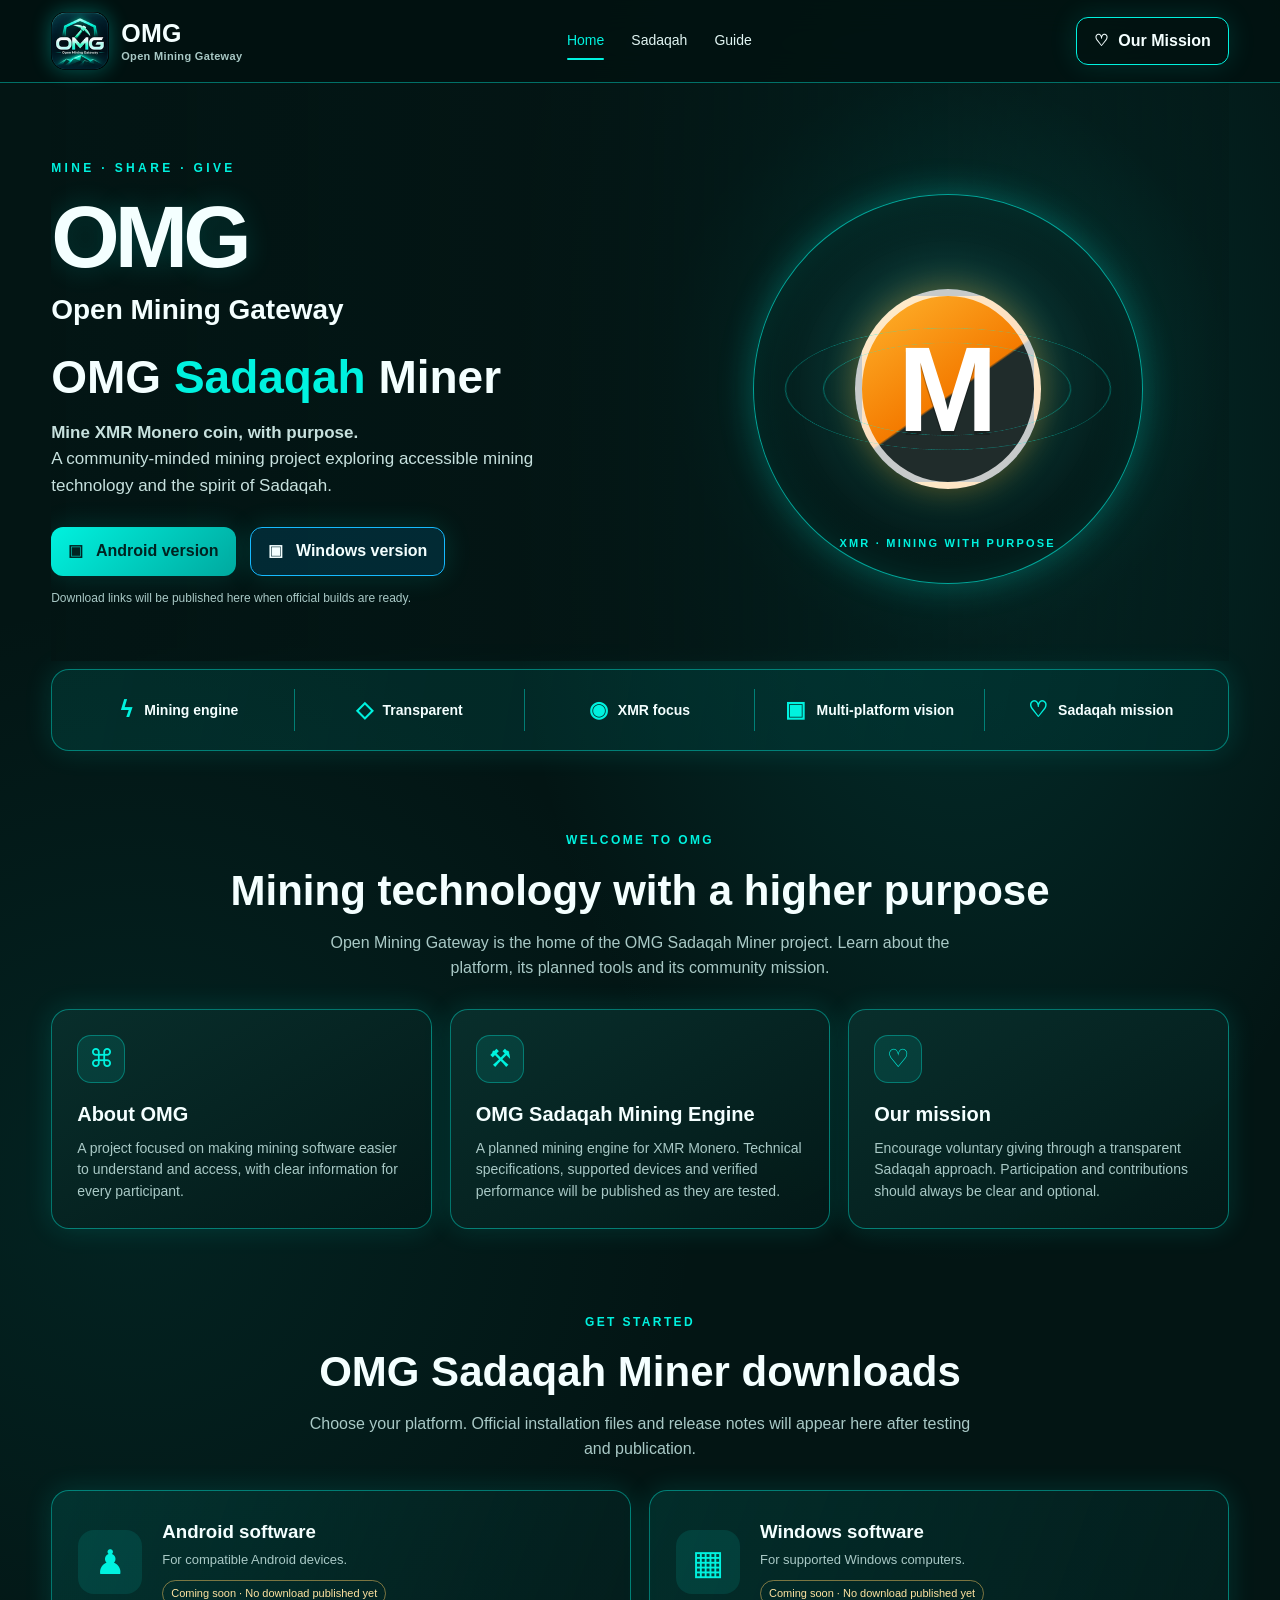
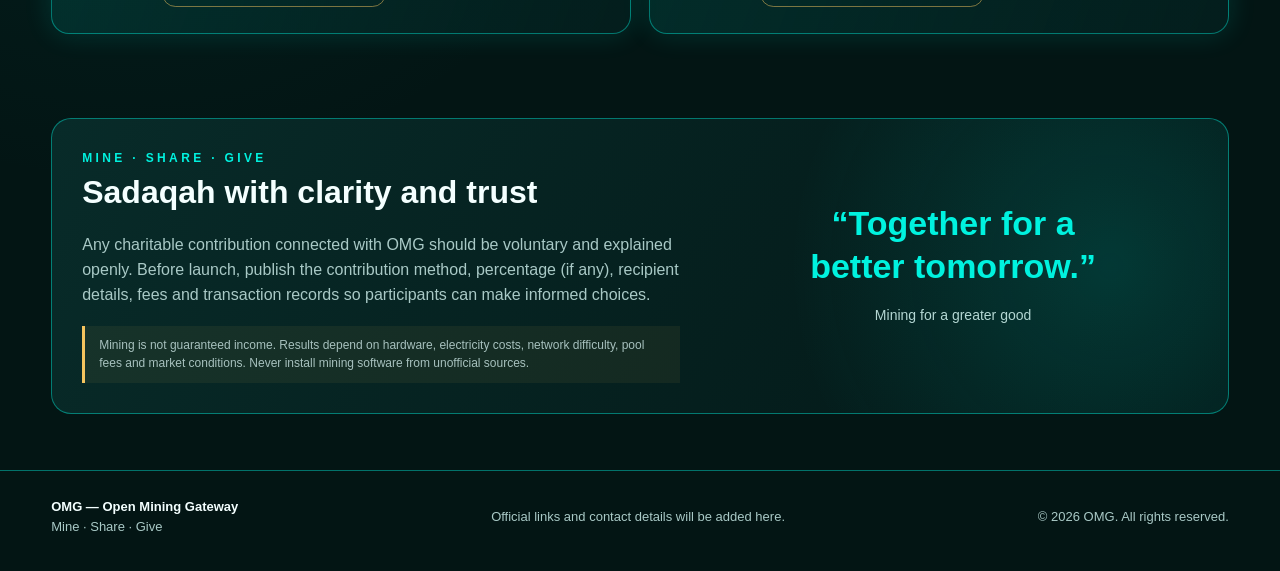
<file: index.html>
<!DOCTYPE html>
<html lang="en">
<head>
  <meta charset="UTF-8" />
  <meta name="viewport" content="width=device-width, initial-scale=1.0" />
  <meta name="theme-color" content="#031514" />
  <meta name="description" content="OMG — Open Mining Gateway. Discover OMG Sadaqah Miner and its vision for accessible Monero mining with purpose." />
  <title>OMG — Open Mining Gateway</title>
  <style>
    :root{--bg:#031514;--panel:#061f1e;--panel2:#082927;--cyan:#00f2df;--cyan2:#53fff0;--text:#f4ffff;--muted:#a9c9c6;--gold:#f4c45e;--line:rgba(0,242,223,.42);--shadow:0 0 28px rgba(0,242,223,.14)}
    *{box-sizing:border-box}html{scroll-behavior:smooth}body{margin:0;background:radial-gradient(ellipse at 75% 20%,rgba(0,180,170,.17),transparent 34%),radial-gradient(ellipse at 10% 55%,rgba(0,120,115,.14),transparent 35%),var(--bg);color:var(--text);font-family:Inter,Segoe UI,Arial,sans-serif;line-height:1.55}
    a{color:inherit;text-decoration:none}.wrap{width:min(1180px,92%);margin:auto}.topbar{position:sticky;top:0;z-index:10;background:rgba(2,18,17,.88);backdrop-filter:blur(16px);border-bottom:1px solid var(--line)}.nav{height:82px;display:flex;align-items:center;justify-content:space-between;gap:24px}.brand{display:flex;align-items:center;gap:12px;font-weight:800;letter-spacing:.02em}.brand img{width:58px;height:58px;object-fit:cover;border-radius:15px;box-shadow:0 0 20px rgba(0,242,223,.32)}.brand-name{font-size:25px;line-height:1}.brand-name small{display:block;font-size:11px;color:var(--muted);font-weight:600;margin-top:5px;letter-spacing:.03em}.links{display:flex;align-items:center;gap:27px;color:#e1f5f3;font-size:14px}.links a:hover{color:var(--cyan)}.nav-cta,.btn{display:inline-flex;align-items:center;justify-content:center;gap:10px;border:1px solid var(--cyan);border-radius:12px;padding:11px 17px;font-weight:750;transition:.2s;box-shadow:var(--shadow)}.nav-cta:hover,.btn:hover{transform:translateY(-2px);background:rgba(0,242,223,.1)}
    .hero{position:relative;overflow:hidden;padding:76px 0 42px;min-height:560px;display:grid;grid-template-columns:1.02fr .98fr;align-items:center;gap:30px}.hero:before{content:"";position:absolute;inset:0;background:linear-gradient(90deg,rgba(3,21,20,.98),rgba(3,21,20,.76) 48%,rgba(3,21,20,.28)),radial-gradient(circle at 76% 48%,rgba(0,242,223,.2),transparent 30%);pointer-events:none}.hero-copy,.hero-art{position:relative;z-index:1}.eyebrow{color:var(--cyan);font-weight:800;letter-spacing:.28em;text-transform:uppercase;font-size:12px}.hero h1{font-size:clamp(48px,7vw,88px);line-height:.98;margin:16px 0 8px;letter-spacing:-.055em;text-shadow:0 0 28px rgba(0,242,223,.2)}.hero h1 span{color:var(--cyan)}.subbrand{font-size:clamp(18px,2.3vw,28px);font-weight:750;margin:0 0 22px}.hero h2{font-size:clamp(29px,4vw,46px);line-height:1.08;margin:0 0 12px}.hero h2 span{color:var(--cyan)}.lead{color:#c7e1de;max-width:560px;font-size:17px}.actions{display:flex;flex-wrap:wrap;gap:14px;margin-top:28px}.btn-primary{background:linear-gradient(135deg,#00f2df,#00a99f);color:#002321;border:0}.btn-secondary{background:rgba(0,78,105,.38);border-color:#16baff}.btn[aria-disabled="true"]{opacity:.78;cursor:not-allowed}.note{font-size:12px;color:var(--muted);margin-top:13px}.hero-art{min-height:390px;display:grid;place-items:center}.orb{width:min(390px,82vw);aspect-ratio:1;border-radius:50%;display:grid;place-items:center;position:relative;background:radial-gradient(circle at 50% 45%,#164b47 0 20%,#062b29 42%,#031514 68%);border:1px solid rgba(0,242,223,.65);box-shadow:0 0 35px rgba(0,242,223,.28),inset 0 0 48px rgba(0,242,223,.15)}.orb:before,.orb:after{content:"";position:absolute;border:1px solid rgba(0,242,223,.4);border-radius:50%;inset:8%;transform:rotateX(68deg) rotateZ(-18deg)}.orb:after{inset:18%;transform:rotateX(68deg) rotateZ(24deg)}.coin{width:48%;aspect-ratio:1;border-radius:50%;display:grid;place-items:center;background:linear-gradient(145deg,#ffb42d,#f47b00 52%,#202c2b 53%);box-shadow:0 0 32px rgba(255,166,30,.35);font-size:clamp(70px,10vw,120px);font-weight:900;color:#fff;text-shadow:0 4px 0 rgba(0,0,0,.25);border:7px solid rgba(255,255,255,.75)}.orbit-label{position:absolute;bottom:8%;color:var(--cyan);font-weight:800;letter-spacing:.2em;font-size:11px}
    .ticker{display:grid;grid-template-columns:repeat(5,1fr);border:1px solid var(--line);border-radius:18px;background:linear-gradient(100deg,rgba(0,242,223,.1),rgba(0,50,48,.58));box-shadow:var(--shadow);padding:19px 12px;margin:8px auto 52px}.tick{display:flex;align-items:center;justify-content:center;gap:10px;padding:4px 12px;border-right:1px solid var(--line);font-weight:700;font-size:14px}.tick:last-child{border:0}.tick b{font-size:22px;color:var(--cyan)}
    .section{padding:28px 0 56px}.section-head{text-align:center;margin-bottom:28px}.section-head .eyebrow{letter-spacing:.2em}.section-head h2{font-size:clamp(28px,4vw,42px);margin:8px 0}.section-head p{color:var(--muted);margin:0 auto;max-width:680px}.cards{display:grid;grid-template-columns:repeat(3,1fr);gap:18px}.card{background:linear-gradient(150deg,rgba(9,48,45,.94),rgba(3,25,24,.96));border:1px solid var(--line);border-radius:18px;padding:25px;box-shadow:var(--shadow);min-height:220px}.icon{width:48px;height:48px;border-radius:14px;display:grid;place-items:center;color:var(--cyan);font-size:25px;background:rgba(0,242,223,.1);border:1px solid rgba(0,242,223,.35)}.card h3{margin:16px 0 8px;font-size:20px}.card p{color:var(--muted);font-size:14px;margin:0}.download-grid{display:grid;grid-template-columns:1fr 1fr;gap:18px}.download-card{display:flex;align-items:center;gap:20px;padding:26px;border-radius:18px;border:1px solid var(--line);background:linear-gradient(110deg,rgba(0,242,223,.11),rgba(4,31,30,.9));box-shadow:var(--shadow)}.platform{font-size:34px;width:64px;height:64px;display:grid;place-items:center;border-radius:16px;background:rgba(0,242,223,.1);color:var(--cyan)}.download-card h3{margin:0 0 4px}.download-card p{margin:0;color:var(--muted);font-size:13px}.status{display:inline-block;margin-top:10px;font-size:11px;color:#ffe3a1;border:1px solid rgba(244,196,94,.5);padding:4px 8px;border-radius:20px}
    .mission{display:grid;grid-template-columns:1.1fr .9fr;gap:28px;align-items:center;padding:30px;border:1px solid var(--line);border-radius:20px;background:radial-gradient(circle at 90% 50%,rgba(0,242,223,.14),transparent 30%),linear-gradient(120deg,#082b29,#031716)}.mission h2{font-size:32px;margin:0 0 12px}.mission p{color:var(--muted)}.quote{font-size:clamp(23px,3vw,34px);font-weight:800;color:var(--cyan);text-align:center;line-height:1.25}.disclaimer{font-size:12px;color:#a7c1be;border-left:3px solid var(--gold);padding:10px 14px;background:rgba(244,196,94,.06);margin-top:18px}
    footer{border-top:1px solid var(--line);padding:26px 0 34px;color:var(--muted);font-size:13px}.foot{display:flex;justify-content:space-between;align-items:center;gap:20px;flex-wrap:wrap}.foot strong{color:var(--text)}
    /* Subtle active-page highlight */
    .links a{position:relative;transition:color .25s ease}
    .links a:hover,.links a.active{color:var(--cyan)}
    .links a.active::after{content:"";position:absolute;left:0;right:0;bottom:-8px;height:2px;border-radius:2px;background:var(--cyan)}
    @media(max-width:850px){.nav{height:auto;flex-wrap:wrap;padding:10px 0}.links{display:flex;order:3;flex:0 0 100%;width:100%;justify-content:flex-start;gap:24px;overflow-x:auto;white-space:nowrap;padding:12px 4px 8px;font-size:14px;scrollbar-width:none;-webkit-overflow-scrolling:touch}.links::-webkit-scrollbar{display:none}.links a{flex-shrink:0;padding:5px 2px}.links a.active::after{bottom:-3px}.hero{grid-template-columns:1fr;padding-top:55px}.hero-art{min-height:300px}.orb{width:min(320px,75vw)}.ticker{grid-template-columns:repeat(2,1fr);gap:10px}.tick{border:0;justify-content:flex-start}.cards{grid-template-columns:1fr 1fr}.mission{grid-template-columns:1fr}}
    @media(max-width:560px){.nav{height:auto}.brand img{width:48px;height:48px}.brand-name{font-size:21px}.nav-cta{padding:9px 11px;font-size:12px}.links{gap:22px;font-size:13px}.hero{padding-top:42px;gap:5px}.hero h1{font-size:58px}.hero-art{min-height:260px}.ticker{margin-bottom:34px}.tick{font-size:12px;padding:4px}.cards,.download-grid{grid-template-columns:1fr}.card{min-height:0}.download-card{padding:20px}.mission{padding:22px}.foot{justify-content:center;text-align:center}}
  </style>
</head>
<body>
  <header class="topbar">
    <div class="wrap nav">
      <a class="brand" href="#home" aria-label="OMG home">
        <img src="[data-uri]" alt="OMG Open Mining Gateway logo" />
        <span class="brand-name">OMG<small>Open Mining Gateway</small></span>
      </a>
      <nav class="links" aria-label="Main navigation">
        <a href="index.html">Home</a>
        <a href="sadaqah.html">Sadaqah</a>
        <a href="guide.html">Guide</a>
      </nav>
      <a class="nav-cta" href="#sadaqah">♡ <span>Our Mission</span></a>
    </div>
  </header>

  <main>
    <section class="wrap hero" id="home">
      <div class="hero-copy">
        <div class="eyebrow">Mine · Share · Give</div>
        <h1>OMG</h1>
        <p class="subbrand">Open Mining Gateway</p>
        <h2>OMG <span>Sadaqah</span> Miner</h2>
        <p class="lead"><strong>Mine XMR Monero coin, with purpose.</strong><br />A community-minded mining project exploring accessible mining technology and the spirit of Sadaqah.</p>
        <div class="actions">
          <a class="btn btn-primary" href="https://github.com/Fayaa91000/OMG/releases/download/v1.0.0/OMG-Miner-Native-Bridge-Test.10.zip">▣ &nbsp; Android version</a>
          <a class="btn btn-secondary" href="https://github.com/Fayaa91000/OMG/releases/download/v1.0.0/OMG-Windows-Miner-feature-gaza-handoff.source.zip.zip">▣ &nbsp; Windows version</a>
        </div>
        <p class="note">Download links will be published here when official builds are ready.</p>
      </div>
      <div class="hero-art" aria-label="Monero-inspired mining illustration">
        <div class="orb"><div class="coin">M</div><div class="orbit-label">XMR · MINING WITH PURPOSE</div></div>
      </div>
    </section>

    <div class="wrap ticker" aria-label="Project highlights">
      <div class="tick"><b>ϟ</b> Mining engine</div><div class="tick"><b>◇</b> Transparent</div><div class="tick"><b>◉</b> XMR focus</div><div class="tick"><b>▣</b> Multi-platform vision</div><div class="tick"><b>♡</b> Sadaqah mission</div>
    </div>

    <section class="wrap section" id="about">
      <div class="section-head"><div class="eyebrow">Welcome to OMG</div><h2>Mining technology with a higher purpose</h2><p>Open Mining Gateway is the home of the OMG Sadaqah Miner project. Learn about the platform, its planned tools and its community mission.</p></div>
      <div class="cards">
        <article class="card"><div class="icon">⌘</div><h3>About OMG</h3><p>A project focused on making mining software easier to understand and access, with clear information for every participant.</p></article>
        <article class="card" id="features"><div class="icon">⚒</div><h3>OMG Sadaqah Mining Engine</h3><p>A planned mining engine for XMR Monero. Technical specifications, supported devices and verified performance will be published as they are tested.</p></article>
        <article class="card"><div class="icon">♡</div><h3>Our mission</h3><p>Encourage voluntary giving through a transparent Sadaqah approach. Participation and contributions should always be clear and optional.</p></article>
      </div>
    </section>

    <section class="wrap section" id="downloads">
      <div class="section-head"><div class="eyebrow">Get started</div><h2>OMG Sadaqah Miner downloads</h2><p>Choose your platform. Official installation files and release notes will appear here after testing and publication.</p></div>
      <div class="download-grid">
        <article class="download-card"><div class="platform">♟</div><div><h3>Android software</h3><p>For compatible Android devices.</p><span class="status">Coming soon · No download published yet</span></div></article>
        <article class="download-card"><div class="platform">▦</div><div><h3>Windows software</h3><p>For supported Windows computers.</p><span class="status">Coming soon · No download published yet</span></div></article>
      </div>
    </section>

    <section class="wrap section" id="sadaqah">
      <div class="mission">
        <div><div class="eyebrow">Mine · Share · Give</div><h2>Sadaqah with clarity and trust</h2><p>Any charitable contribution connected with OMG should be voluntary and explained openly. Before launch, publish the contribution method, percentage (if any), recipient details, fees and transaction records so participants can make informed choices.</p><div class="disclaimer">Mining is not guaranteed income. Results depend on hardware, electricity costs, network difficulty, pool fees and market conditions. Never install mining software from unofficial sources.</div></div>
        <div class="quote">“Together for a<br />better tomorrow.”<br /><span style="font-size:14px;color:#b4d7d3;font-weight:500">Mining for a greater good</span></div>
      </div>
    </section>
  </main>

  <footer id="contact"><div class="wrap foot"><div><strong>OMG — Open Mining Gateway</strong><br />Mine · Share · Give</div><div>Official links and contact details will be added here.</div><div>© <span id="year"></span> OMG. All rights reserved.</div></div></footer>
  <script>
    document.getElementById('year').textContent = new Date().getFullYear();

    const currentPage = window.location.pathname.split('/').filter(Boolean).pop()?.toLowerCase() || 'index.html';
    document.querySelectorAll('.links a').forEach(link => {
      if (link.getAttribute('href').toLowerCase() === currentPage) {
        link.classList.add('active');
        link.setAttribute('aria-current', 'page');
      }
    });
  </script>
</body>
</html>
</file>
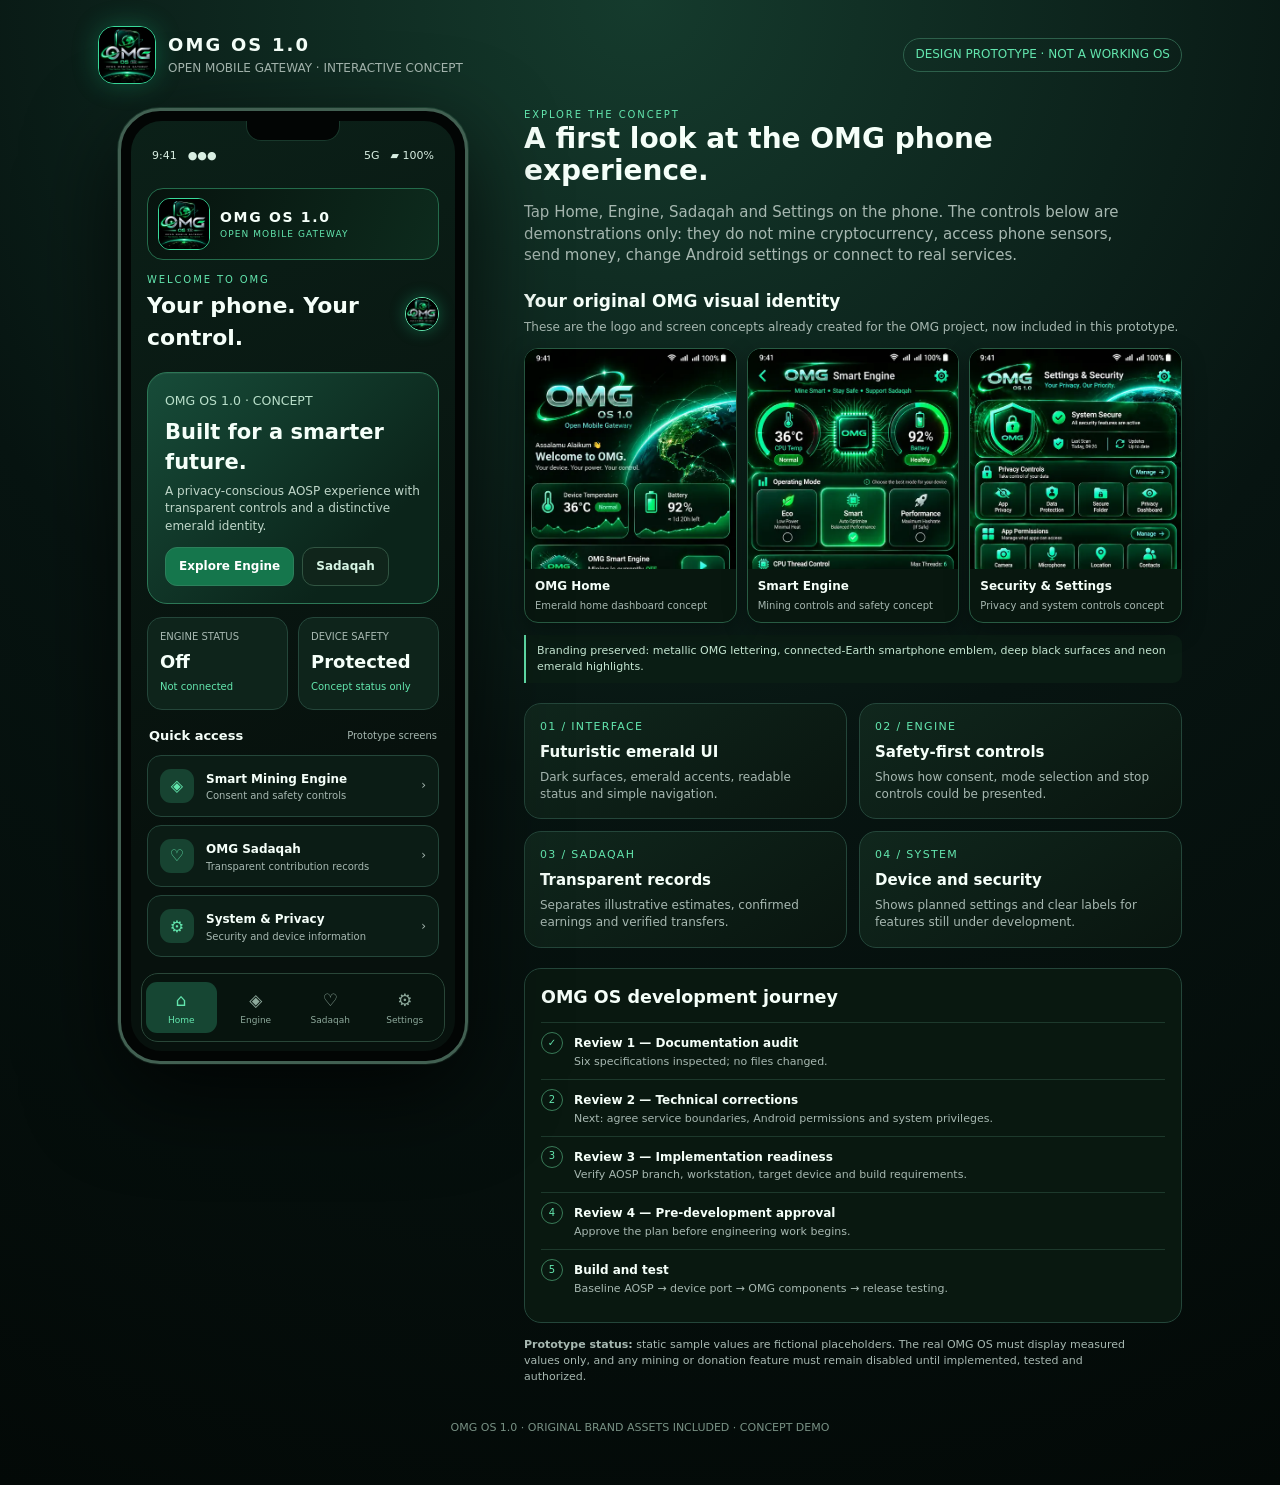
<file: demo.html>
<!DOCTYPE html>
<html lang="en">
<head>
<meta charset="utf-8"><meta name="viewport" content="width=device-width, initial-scale=1">
<meta name="theme-color" content="#071411">
<title>OMG OS 1.0 — Branded Interactive Phone Prototype</title>
<style>
:root{--bg:#071411;--panel:#0d211a;--panel2:#123d32;--green:#19b77a;--mint:#63e6ae;--white:#f5fff9;--muted:#a7b8b1;--line:#24463a;--amber:#ffb547;--red:#f04444}
*{box-sizing:border-box}body{margin:0;background:radial-gradient(circle at 50% 0,#153b2d 0,#071411 48%,#030907 100%);color:var(--white);font:15px/1.45 system-ui,-apple-system,Segoe UI,Roboto,sans-serif;min-height:100vh}
button{font:inherit;cursor:pointer} .wrap{max-width:1120px;margin:auto;padding:26px 18px 50px}.top{display:flex;justify-content:space-between;align-items:center;gap:16px;margin-bottom:24px}.brand{display:flex;align-items:center;gap:12px}.mark{width:42px;height:42px;border:1px solid var(--mint);border-radius:13px;display:grid;place-items:center;color:var(--mint);font-weight:900;letter-spacing:-2px;box-shadow:0 0 24px #19b77a33}.brand h1{font-size:18px;margin:0;letter-spacing:.12em}.brand p{margin:2px 0 0;color:var(--muted);font-size:12px}.tag{border:1px solid #2d604b;color:var(--mint);padding:7px 11px;border-radius:99px;font-size:12px}
.layout{display:grid;grid-template-columns:minmax(290px,390px) 1fr;gap:36px;align-items:start}.device-col{display:flex;justify-content:center}.phone{width:min(100%,350px);background:#020504;border:3px solid #426052;border-radius:42px;padding:10px;box-shadow:0 30px 90px #000b,0 0 0 1px #8effc322;position:relative}.phone:before{content:"";position:absolute;top:10px;left:50%;transform:translateX(-50%);width:92px;height:19px;background:#020504;border-radius:0 0 15px 15px;z-index:4;border:1px solid #18382b;border-top:0}.screen{min-height:650px;border-radius:31px;overflow:hidden;background:linear-gradient(160deg,#0b2018,#07110d 70%);position:relative;padding:25px 16px 14px}.status{display:flex;justify-content:space-between;color:#d8eee2;font-size:11px;padding:0 5px;margin:2px 0 24px}.screen-head{display:flex;justify-content:space-between;align-items:center;margin-bottom:18px}.eyebrow{font-size:10px;letter-spacing:.19em;color:var(--mint);text-transform:uppercase}.screen-head h2{font-size:22px;margin:3px 0 0}.avatar{width:34px;height:34px;border-radius:50%;background:linear-gradient(135deg,#1c7954,#0b2d20);border:1px solid #59dca1;display:grid;place-items:center;color:#d9ffea;font-weight:700}
.hero{background:linear-gradient(135deg,#174c39,#0b241a 75%);border:1px solid #2c7756;border-radius:20px;padding:17px;margin-bottom:13px;box-shadow:inset 0 1px #ffffff0d}.hero small{color:#b9dfca}.hero h3{font-size:21px;margin:5px 0}.hero p{font-size:12px;color:#c0d7ca;margin:0}.stat-grid{display:grid;grid-template-columns:1fr 1fr;gap:10px;margin:12px 0}.stat{background:#0e241b;border:1px solid var(--line);border-radius:15px;padding:12px}.stat span{display:block;font-size:10px;color:var(--muted)}.stat strong{font-size:18px;display:block;margin-top:4px}.stat em{font-style:normal;font-size:10px;color:var(--mint)}.section-title{display:flex;justify-content:space-between;align-items:center;margin:17px 2px 9px;font-size:13px}.section-title span:last-child{font-size:10px;color:var(--muted)}.tile{display:flex;align-items:center;gap:12px;padding:12px;border:1px solid var(--line);border-radius:14px;background:#0b1c15;margin-bottom:8px}.tile-icon{width:34px;height:34px;border-radius:11px;background:#174331;display:grid;place-items:center;color:var(--mint);font-size:16px}.tile b{font-size:12px}.tile small{display:block;color:var(--muted);font-size:10px}.tile .right{margin-left:auto;color:var(--muted);font-size:12px}.nav{position:absolute;bottom:9px;left:10px;right:10px;display:grid;grid-template-columns:repeat(4,1fr);gap:4px;padding:8px 4px;background:#08150fef;border:1px solid #294638;border-radius:17px;backdrop-filter:blur(12px)}.nav button{border:0;background:transparent;color:#8da99b;font-size:9px;padding:6px 2px;border-radius:11px}.nav button span{display:block;font-size:17px;margin-bottom:2px}.nav button.active{background:#164633;color:var(--mint)}.screen-content{padding-bottom:72px}.pill{display:inline-flex;padding:4px 8px;border-radius:99px;background:#173e2c;color:var(--mint);font-size:10px}.warning{background:#342713;border:1px solid #76521d;color:#ffd18a;padding:10px 11px;border-radius:12px;font-size:11px;margin:10px 0}.action{border:1px solid #2c805b;background:#15764c;color:white;border-radius:12px;padding:10px 13px;font-weight:650;font-size:12px}.action.secondary{background:#10251b;border-color:#315542;color:#d6f5e4}.action.danger{background:#421b1b;border-color:#8d3b3b;color:#ffdada}.actions{display:flex;gap:8px;flex-wrap:wrap;margin-top:12px}.progress{height:7px;border-radius:99px;background:#20362b;overflow:hidden;margin:8px 0}.progress i{display:block;height:100%;background:linear-gradient(90deg,var(--green),var(--mint));border-radius:99px}.listrow{display:flex;justify-content:space-between;gap:12px;padding:10px 2px;border-bottom:1px solid #1d392c;font-size:11px}.listrow span{color:var(--muted)}.switch{width:38px;height:22px;border-radius:99px;background:#32463a;border:0;padding:3px;display:inline-flex;align-items:center}.switch i{width:16px;height:16px;background:#d3e4d9;border-radius:50%;display:block;transition:.2s}.switch.on{background:#148451;justify-content:flex-end}.switch.on i{background:white}
.info h2{font-size:28px;line-height:1.15;margin:0 0 10px}.info>p{color:var(--muted);max-width:620px}.cards{display:grid;grid-template-columns:repeat(2,minmax(0,1fr));gap:12px;margin:20px 0}.card{background:linear-gradient(145deg,#10271d,#09150f);border:1px solid var(--line);border-radius:17px;padding:15px}.card .num{color:var(--mint);font-size:11px;letter-spacing:.12em}.card h3{margin:7px 0 5px;font-size:15px}.card p{margin:0;color:var(--muted);font-size:12px}.roadmap{margin-top:18px;border:1px solid var(--line);border-radius:17px;padding:16px;background:#091810}.roadmap h3{margin:0 0 12px}.step{display:flex;gap:11px;padding:9px 0;border-top:1px solid #1d392c}.dot{width:22px;height:22px;flex:0 0 22px;border:1px solid #397b58;border-radius:50%;display:grid;place-items:center;color:var(--mint);font-size:10px}.step b{font-size:12px}.step small{display:block;color:var(--muted);font-size:11px}.note{font-size:11px;color:var(--muted);margin-top:14px}.foot{margin-top:24px;text-align:center;color:#789184;font-size:11px}
@media(max-width:800px){.layout{grid-template-columns:1fr;gap:28px}.phone{width:min(100%,350px)}.info{max-width:650px;margin:auto}.top{align-items:flex-start}.cards{grid-template-columns:1fr 1fr}}@media(max-width:390px){.screen{min-height:625px}.cards{grid-template-columns:1fr}.tag{display:none}}

.brand-logo{width:58px;height:58px;object-fit:cover;border-radius:16px;border:1px solid #39d99a;box-shadow:0 0 26px #19b77a55;background:#020806}
.avatar-logo{width:34px;height:34px;object-fit:cover;border-radius:50%;border:1px solid #63e6ae;box-shadow:0 0 15px #19b77a66}
.home-brand{display:flex;align-items:center;gap:10px;margin:0 0 13px;padding:9px 10px;border:1px solid #246b4b;border-radius:16px;background:linear-gradient(110deg,#07130e,#0d2b1d)}
.home-brand img{width:52px;height:52px;object-fit:cover;border-radius:12px;border:1px solid #39d99a}
.home-brand b{display:block;font-size:14px;letter-spacing:.12em}.home-brand small{display:block;color:var(--mint);font-size:9px;letter-spacing:.12em}
.design-gallery{margin:22px 0 18px}.design-gallery h3{margin:0 0 5px;font-size:17px}.design-gallery>p{font-size:12px;color:var(--muted);margin:0 0 12px}
.design-grid{display:grid;grid-template-columns:repeat(3,minmax(0,1fr));gap:10px}
.design-card{overflow:hidden;border:1px solid #285b43;border-radius:14px;background:#08170f;box-shadow:0 8px 24px #0005}
.design-card img{display:block;width:100%;height:220px;object-fit:cover;object-position:top center;background:#020805}
.design-card div{padding:9px 10px}.design-card b{display:block;font-size:12px}.design-card small{display:block;color:var(--muted);font-size:10px;margin-top:3px}
.brand-note{border-left:2px solid var(--mint);padding:8px 11px;margin:12px 0;color:#c5e6d2;background:#0a1d14;font-size:11px;border-radius:0 9px 9px 0}
@media(max-width:800px){.design-grid{grid-template-columns:repeat(3,minmax(0,1fr))}.design-card img{height:180px}}
@media(max-width:520px){.design-grid{grid-template-columns:1fr 1fr}.design-card:first-child{grid-column:span 2}.design-card img{height:210px}}

</style>
</head>
<body>
<div class="wrap">
<header class="top"><div class="brand"><img class="brand-logo" src="[data-uri]" alt="Original OMG Mobile OS logo showing a phone, connected Earth and metallic OMG lettering"><div><h1>OMG OS 1.0</h1><p>OPEN MOBILE GATEWAY · INTERACTIVE CONCEPT</p></div></div><div class="tag">DESIGN PROTOTYPE · NOT A WORKING OS</div></header>
<main class="layout">
<div class="device-col"><div class="phone"><div class="screen">
<div class="status"><span>9:41　●●●</span><span>5G　▰ 100%</span></div>
<div class="screen-content" id="screenContent"></div>
<nav class="nav" aria-label="Phone screens">
<button class="active" data-page="home"><span>⌂</span>Home</button><button data-page="engine"><span>◈</span>Engine</button><button data-page="sadaqah"><span>♡</span>Sadaqah</button><button data-page="settings"><span>⚙</span>Settings</button>
</nav></div></div></div>
<section class="info">
<div class="eyebrow">Explore the concept</div><h2>A first look at the OMG phone experience.</h2>
<p>Tap Home, Engine, Sadaqah and Settings on the phone. The controls below are demonstrations only: they do not mine cryptocurrency, access phone sensors, send money, change Android settings or connect to real services.</p>
<div class="design-gallery"><h3>Your original OMG visual identity</h3><p>These are the logo and screen concepts already created for the OMG project, now included in this prototype.</p>
<div class="design-grid">
<div class="design-card"><img src="[data-uri]" alt="Original OMG OS 1.0 emerald home dashboard concept"><div><b>OMG Home</b><small>Emerald home dashboard concept</small></div></div>
<div class="design-card"><img src="[data-uri]" alt="Original OMG Smart Engine screen concept"><div><b>Smart Engine</b><small>Mining controls and safety concept</small></div></div>
<div class="design-card"><img src="[data-uri]" alt="Original OMG OS security and settings screen concept"><div><b>Security & Settings</b><small>Privacy and system controls concept</small></div></div>
</div><div class="brand-note">Branding preserved: metallic OMG lettering, connected-Earth smartphone emblem, deep black surfaces and neon emerald highlights.</div></div>
<div class="cards">
<div class="card"><div class="num">01 / INTERFACE</div><h3>Futuristic emerald UI</h3><p>Dark surfaces, emerald accents, readable status and simple navigation.</p></div>
<div class="card"><div class="num">02 / ENGINE</div><h3>Safety-first controls</h3><p>Shows how consent, mode selection and stop controls could be presented.</p></div>
<div class="card"><div class="num">03 / SADAQAH</div><h3>Transparent records</h3><p>Separates illustrative estimates, confirmed earnings and verified transfers.</p></div>
<div class="card"><div class="num">04 / SYSTEM</div><h3>Device and security</h3><p>Shows planned settings and clear labels for features still under development.</p></div>
</div>
<div class="roadmap"><h3>OMG OS development journey</h3>
<div class="step"><div class="dot">✓</div><div><b>Review 1 — Documentation audit</b><small>Six specifications inspected; no files changed.</small></div></div>
<div class="step"><div class="dot">2</div><div><b>Review 2 — Technical corrections</b><small>Next: agree service boundaries, Android permissions and system privileges.</small></div></div>
<div class="step"><div class="dot">3</div><div><b>Review 3 — Implementation readiness</b><small>Verify AOSP branch, workstation, target device and build requirements.</small></div></div>
<div class="step"><div class="dot">4</div><div><b>Review 4 — Pre-development approval</b><small>Approve the plan before engineering work begins.</small></div></div>
<div class="step"><div class="dot">5</div><div><b>Build and test</b><small>Baseline AOSP → device port → OMG components → release testing.</small></div></div>
</div>
<p class="note"><b>Prototype status:</b> static sample values are fictional placeholders. The real OMG OS must display measured values only, and any mining or donation feature must remain disabled until implemented, tested and authorized.</p>
</section>
</main><div class="foot">OMG OS 1.0 · ORIGINAL BRAND ASSETS INCLUDED · CONCEPT DEMO</div>
</div>
<script>
const BRAND_LOGO = '[data-uri]';
const content=document.getElementById('screenContent');
const nav=[...document.querySelectorAll('.nav button')];
let miningConsent=false, miningRunning=false, mode='Smart', sadaqahOptIn=false;
const head=(eyebrow,title)=>`<div class="screen-head"><div><div class="eyebrow">${eyebrow}</div><h2>${title}</h2></div><img class="avatar-logo" src="${BRAND_LOGO}" alt="OMG logo"></div>`;
function render(page){nav.forEach(b=>b.classList.toggle('active',b.dataset.page===page));
if(page==='home') content.innerHTML=`<div class="home-brand"><img src="${BRAND_LOGO}" alt="OMG OS original logo"><div><b>OMG OS 1.0</b><small>OPEN MOBILE GATEWAY</small></div></div>`+head('WELCOME TO OMG','Your phone. Your control.')+`<div class="hero"><small>OMG OS 1.0 · CONCEPT</small><h3>Built for a smarter future.</h3><p>A privacy-conscious AOSP experience with transparent controls and a distinctive emerald identity.</p><div class="actions"><button class="action" onclick="render('engine')">Explore Engine</button><button class="action secondary" onclick="render('sadaqah')">Sadaqah</button></div></div><div class="stat-grid"><div class="stat"><span>ENGINE STATUS</span><strong>Off</strong><em>Not connected</em></div><div class="stat"><span>DEVICE SAFETY</span><strong>Protected</strong><em>Concept status only</em></div></div><div class="section-title"><b>Quick access</b><span>Prototype screens</span></div><div class="tile" onclick="render('engine')"><div class="tile-icon">◈</div><div><b>Smart Mining Engine</b><small>Consent and safety controls</small></div><div class="right">›</div></div><div class="tile" onclick="render('sadaqah')"><div class="tile-icon">♡</div><div><b>OMG Sadaqah</b><small>Transparent contribution records</small></div><div class="right">›</div></div><div class="tile" onclick="render('settings')"><div class="tile-icon">⚙</div><div><b>System & Privacy</b><small>Security and device information</small></div><div class="right">›</div></div>`;
if(page==='engine') content.innerHTML=head('OMG SMART MINING','Engine control')+`<div class="warning">DEMO ONLY · No mining software is running. No CPU, battery or temperature sensors are connected.</div><div class="hero"><small>ENGINE STATUS</small><h3>${miningRunning?'Demo active':'Disabled'}</h3><p>${miningRunning?'This is only a visual state. No background process exists.':'Mining should be opt-in and remain off until device-specific safety tests pass.'}</p></div><div class="section-title"><b>Performance mode</b><span>Illustrative setting</span></div><div class="actions">${['Eco','Smart','Performance'].map(m=>`<button class="action ${mode===m?'':'secondary'}" onclick="setMode('${m}')">${m}</button>`).join('')}</div><div class="listrow"><b>Selected mode</b><span>${mode}</span></div><div class="listrow"><b>Temperature</b><span>Not connected</span></div><div class="listrow"><b>Battery monitoring</b><span>Not connected</span></div><div class="listrow"><b>Real hashrate / earnings</b><span>Unavailable</span></div><div class="tile"><div><b>User consent</b><small>Required before any real mining feature</small></div><button class="switch ${miningConsent?'on':''}" aria-label="Toggle demo consent" onclick="toggleConsent()"><i></i></button></div><div class="actions"><button class="action" onclick="startDemo()">${miningRunning?'Demo running':'Start demo'}</button><button class="action danger" onclick="stopDemo()">Stop</button></div><p class="note">Even with consent, this prototype never starts mining. Real implementation requires supported Android interfaces, device-specific thresholds and fail-safe testing.</p>`;
if(page==='sadaqah') content.innerHTML=head('OMG SADAQAH','Giving with clarity')+`<div class="warning">DEMO DATA ONLY · No wallet is connected and no money is being collected or transferred.</div><div class="hero"><small>CONTRIBUTION OVERVIEW</small><h3>Transparent by design.</h3><p>Only verified, received earnings may become eligible for an allocation. Estimates are never donations.</p></div><div class="stat-grid"><div class="stat"><span>ESTIMATED</span><strong>—</strong><em>Not received</em></div><div class="stat"><span>CONFIRMED EARNINGS</span><strong>—</strong><em>No source connected</em></div><div class="stat"><span>ALLOCATED</span><strong>—</strong><em>No allocation made</em></div><div class="stat"><span>VERIFIED TRANSFERS</span><strong>—</strong><em>None recorded</em></div></div><div class="section-title"><b>Your participation</b><span>Optional</span></div><div class="tile"><div><b>Enable Sadaqah participation</b><small>Illustrative preference only</small></div><button class="switch ${sadaqahOptIn?'on':''}" aria-label="Toggle demo Sadaqah preference" onclick="sadaqahOptIn=!sadaqahOptIn;render('sadaqah')"><i></i></button></div><div class="listrow"><b>Recipient verification</b><span>Not completed</span></div><div class="listrow"><b>Transfer authorization</b><span>Not enabled</span></div><div class="listrow"><b>Transaction history</b><span>No records</span></div><p class="note">A blockchain transaction reference alone cannot prove aid reached beneficiaries. Real transfers require verified recipients, user authorization and appropriate legal/compliance checks.</p>`;
if(page==='settings') content.innerHTML=head('OMG SYSTEM','Settings & privacy')+`<div class="hero"><small>DEVICE PROFILE</small><h3>OMG OS 1.0</h3><p>A planned AOSP-based operating system. This page is a design concept, not installed firmware.</p></div><div class="section-title"><b>Security</b><span>Planned requirements</span></div><div class="tile"><div class="tile-icon">⬡</div><div><b>App permissions</b><small>Android permission model</small></div><span class="right">›</span></div><div class="tile"><div class="tile-icon">◈</div><div><b>Verified Boot</b><small>Depends on supported device and boot chain</small></div><span class="right">›</span></div><div class="tile"><div class="tile-icon">▣</div><div><b>System updates</b><small>Signed updates and recovery plan required</small></div><span class="right">›</span></div><div class="section-title"><b>Project readiness</b><span>Not a device certification</span></div><div class="listrow"><b>AOSP baseline build</b><span>Pending</span></div><div class="listrow"><b>Target smartphone</b><span>Not selected</span></div><div class="listrow"><b>Launcher validation</b><span>Pending</span></div><div class="listrow"><b>Public release</b><span>Not approved</span></div><div class="warning">Do not flash this concept to a phone. It is a standalone HTML demo, not an installable Android ROM.</div>`;
}
function setMode(m){mode=m;render('engine')}function toggleConsent(){miningConsent=!miningConsent;render('engine')}function startDemo(){if(!miningConsent){alert('Please enable the illustrative consent switch first. No mining will start.');return}alert('Demo only: no mining process will start.');miningRunning=false;render('engine')}function stopDemo(){miningRunning=false;render('engine')}
nav.forEach(b=>b.addEventListener('click',()=>render(b.dataset.page)));render('home');
</script>
</body></html>
</file>
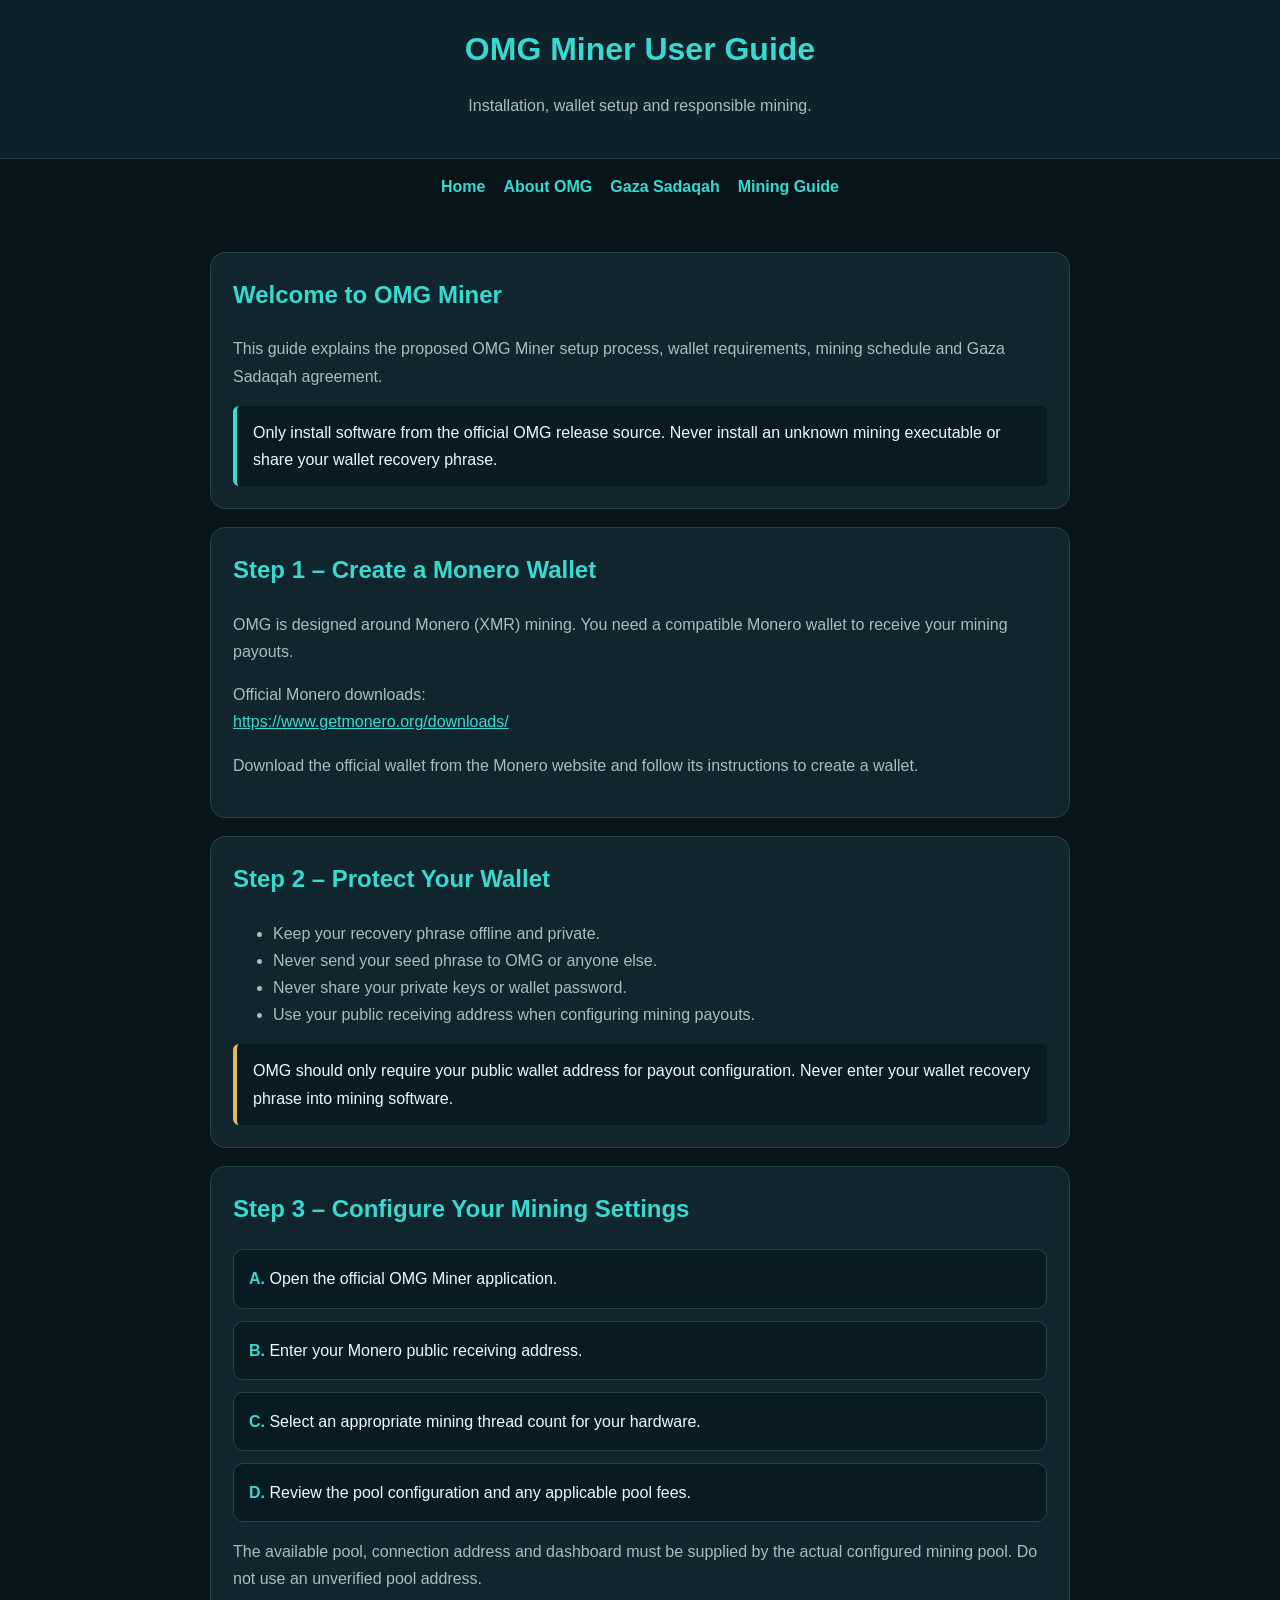
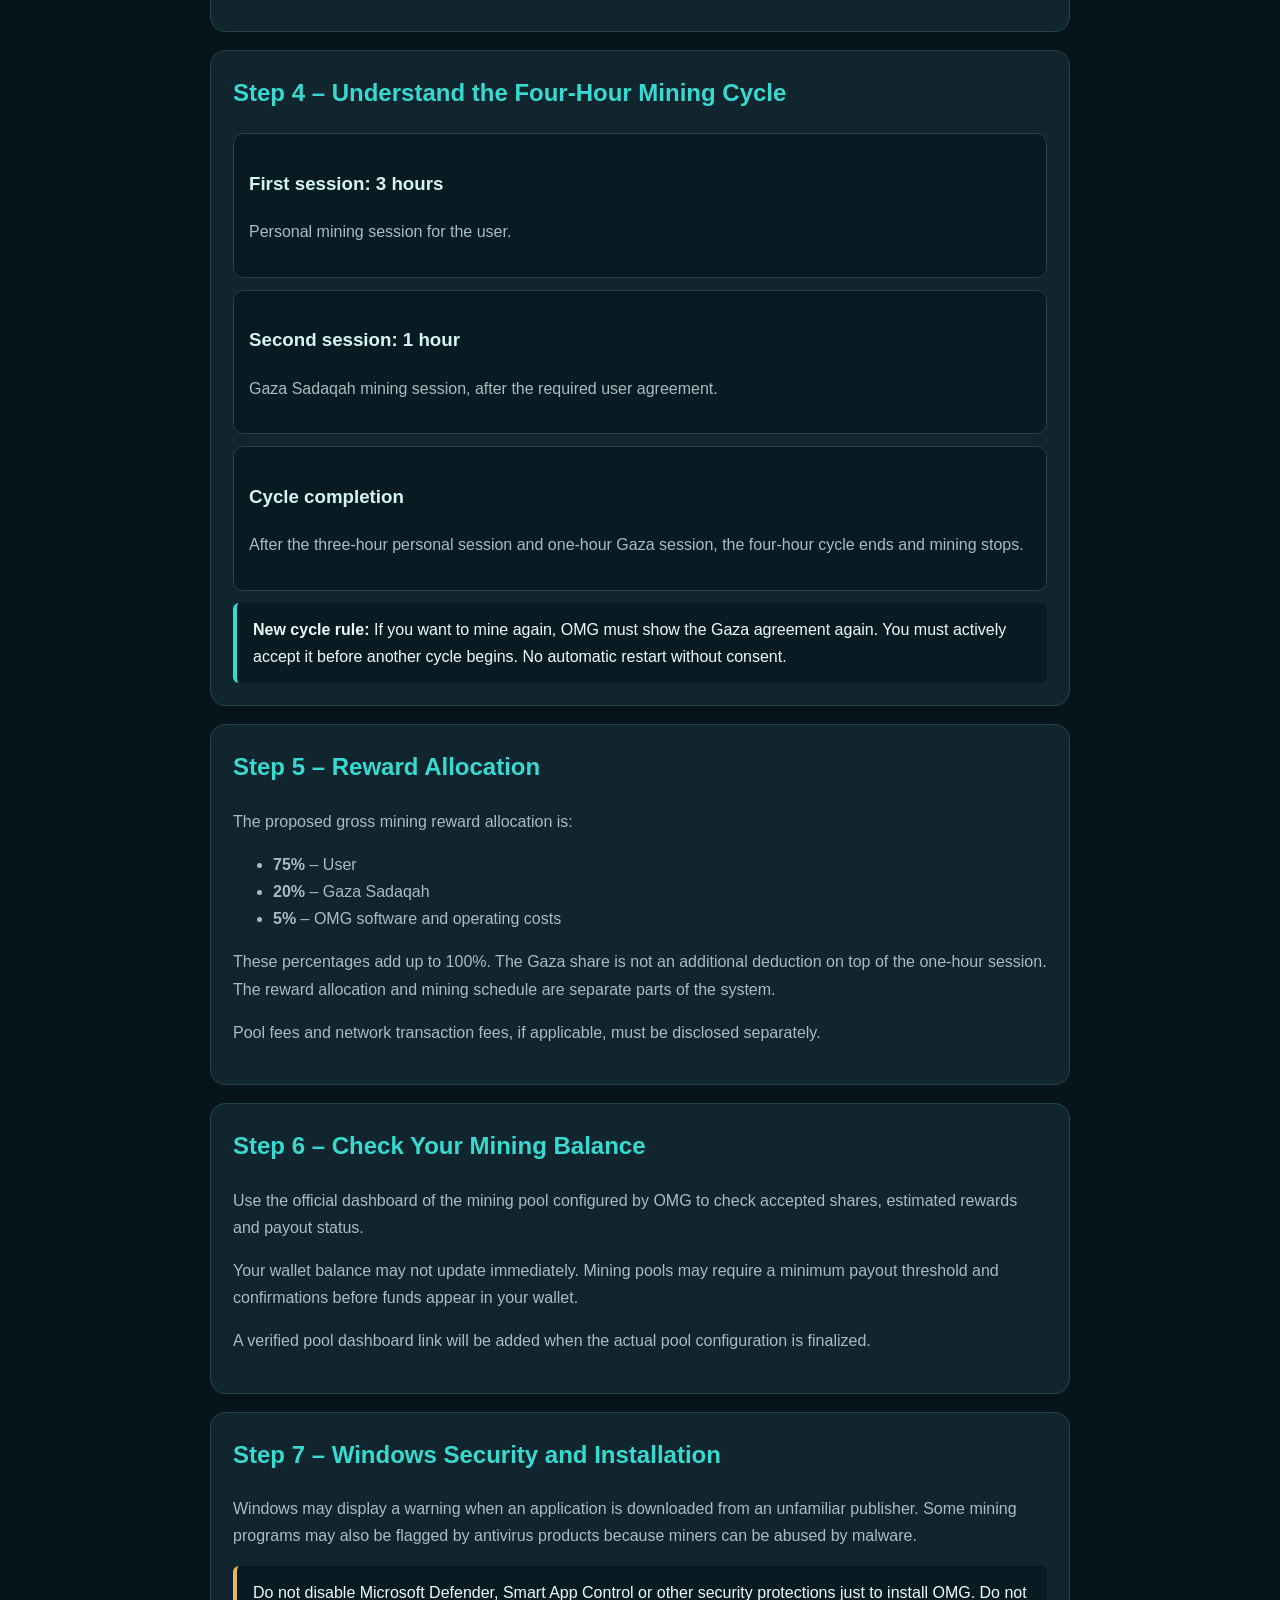
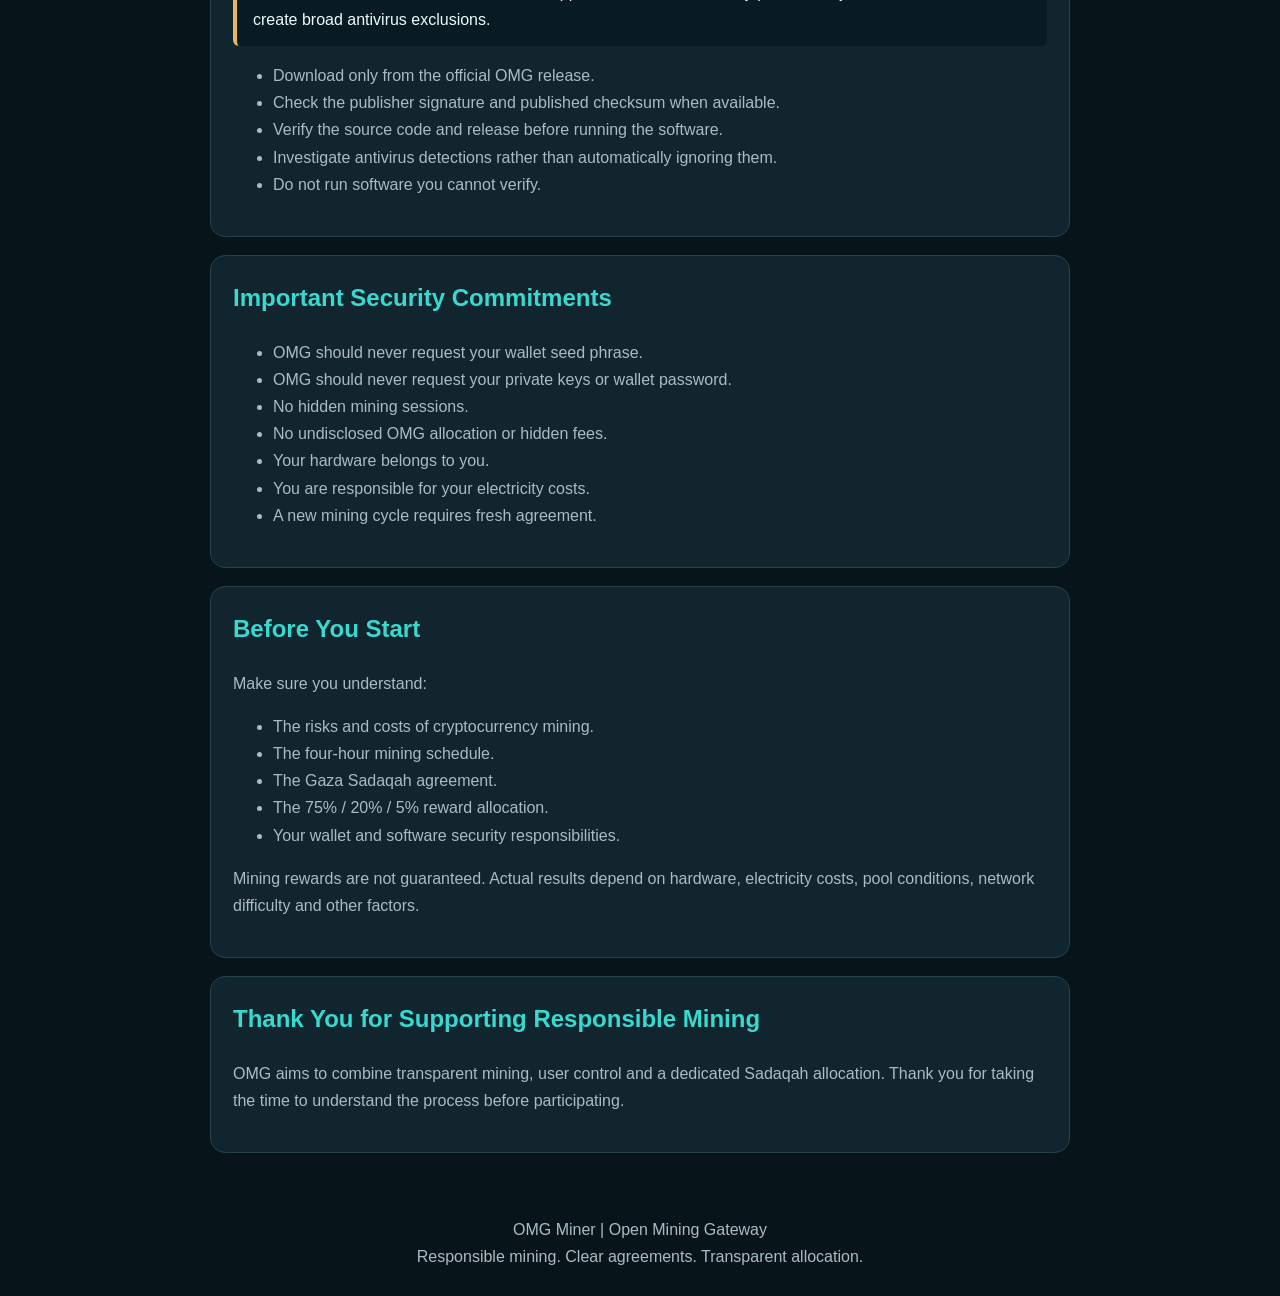
<file: guide.html>
<!DOCTYPE html>
<html lang="en">
<head>
<meta charset="UTF-8">
<meta name="viewport" content="width=device-width, initial-scale=1.0">
<title>OMG Miner | User Guide</title>
<style>
:root{
--bg:#07151b;--panel:#10252d;--cyan:#38d9d0;
--text:#eefafa;--muted:#a8bdc2;--line:#24434b;
}
*{box-sizing:border-box}
body{
margin:0;background:var(--bg);color:var(--text);
font-family:Arial,sans-serif;line-height:1.7;
}
header{
padding:22px;text-align:center;background:#0d222a;
border-bottom:1px solid var(--line);
}
header h1{color:var(--cyan);margin:0}
header p{color:var(--muted)}
nav{display:flex;justify-content:center;gap:18px;flex-wrap:wrap;padding:14px}
nav a{color:var(--cyan);text-decoration:none;font-weight:bold}
main{max-width:900px;margin:auto;padding:20px}
section{
background:var(--panel);border:1px solid var(--line);
border-radius:15px;padding:22px;margin:18px 0;
}
h2{color:var(--cyan);margin-top:0}
h3{color:#d4f6f2}
p,li{color:var(--muted)}
a{color:var(--cyan)}
.notice{
background:#091b22;border-left:4px solid var(--cyan);
padding:13px 16px;border-radius:6px;
}
.warning{border-left-color:#e5b85c}
.step{
background:#091b22;padding:15px;border-radius:10px;
margin:12px 0;border:1px solid var(--line);
}
.number{color:var(--cyan);font-weight:bold}
footer{text-align:center;padding:25px;color:var(--muted)}
</style>
</head>
<body>

<header>
<h1>OMG Miner User Guide</h1>
<p>Installation, wallet setup and responsible mining.</p>
</header>

<nav>
<a href="index.html">Home</a>
<a href="info.html">About OMG</a>
<a href="sadaqah.html">Gaza Sadaqah</a>
<a href="Guide.html">Mining Guide</a>
</nav>

<main>

<section>
<h2>Welcome to OMG Miner</h2>
<p>
This guide explains the proposed OMG Miner setup process, wallet
requirements, mining schedule and Gaza Sadaqah agreement.
</p>
<div class="notice">
Only install software from the official OMG release source.
Never install an unknown mining executable or share your wallet
recovery phrase.
</div>
</section>

<section>
<h2>Step 1 – Create a Monero Wallet</h2>
<p>
OMG is designed around Monero (XMR) mining. You need a compatible
Monero wallet to receive your mining payouts.
</p>
<p>
Official Monero downloads:
<br>
<a href="https://www.getmonero.org/downloads/" target="_blank" rel="noopener">
https://www.getmonero.org/downloads/
</a>
</p>
<p>
Download the official wallet from the Monero website and follow its
instructions to create a wallet.
</p>
</section>

<section>
<h2>Step 2 – Protect Your Wallet</h2>
<ul>
<li>Keep your recovery phrase offline and private.</li>
<li>Never send your seed phrase to OMG or anyone else.</li>
<li>Never share your private keys or wallet password.</li>
<li>Use your public receiving address when configuring mining payouts.</li>
</ul>
<div class="notice warning">
OMG should only require your public wallet address for payout
configuration. Never enter your wallet recovery phrase into mining
software.
</div>
</section>

<section>
<h2>Step 3 – Configure Your Mining Settings</h2>
<div class="step">
<span class="number">A.</span> Open the official OMG Miner application.
</div>
<div class="step">
<span class="number">B.</span> Enter your Monero public receiving address.
</div>
<div class="step">
<span class="number">C.</span> Select an appropriate mining thread count for your hardware.
</div>
<div class="step">
<span class="number">D.</span> Review the pool configuration and any applicable pool fees.
</div>
<p>
The available pool, connection address and dashboard must be supplied
by the actual configured mining pool. Do not use an unverified pool
address.
</p>
</section>

<section>
<h2>Step 4 – Understand the Four-Hour Mining Cycle</h2>
<div class="step">
<h3>First session: 3 hours</h3>
<p>Personal mining session for the user.</p>
</div>
<div class="step">
<h3>Second session: 1 hour</h3>
<p>Gaza Sadaqah mining session, after the required user agreement.</p>
</div>
<div class="step">
<h3>Cycle completion</h3>
<p>
After the three-hour personal session and one-hour Gaza session,
the four-hour cycle ends and mining stops.
</p>
</div>
<div class="notice">
<strong>New cycle rule:</strong> If you want to mine again, OMG must
show the Gaza agreement again. You must actively accept it before
another cycle begins. No automatic restart without consent.
</div>
</section>

<section>
<h2>Step 5 – Reward Allocation</h2>
<p>The proposed gross mining reward allocation is:</p>
<ul>
<li><strong>75%</strong> – User</li>
<li><strong>20%</strong> – Gaza Sadaqah</li>
<li><strong>5%</strong> – OMG software and operating costs</li>
</ul>
<p>
These percentages add up to 100%. The Gaza share is not an additional
deduction on top of the one-hour session. The reward allocation and
mining schedule are separate parts of the system.
</p>
<p>
Pool fees and network transaction fees, if applicable, must be
disclosed separately.
</p>
</section>

<section>
<h2>Step 6 – Check Your Mining Balance</h2>
<p>
Use the official dashboard of the mining pool configured by OMG to
check accepted shares, estimated rewards and payout status.
</p>
<p>
Your wallet balance may not update immediately. Mining pools may
require a minimum payout threshold and confirmations before funds
appear in your wallet.
</p>
<p>
A verified pool dashboard link will be added when the actual pool
configuration is finalized.
</p>
</section>

<section>
<h2>Step 7 – Windows Security and Installation</h2>
<p>
Windows may display a warning when an application is downloaded
from an unfamiliar publisher. Some mining programs may also be
flagged by antivirus products because miners can be abused by malware.
</p>
<div class="notice warning">
Do not disable Microsoft Defender, Smart App Control or other
security protections just to install OMG. Do not create broad
antivirus exclusions.
</div>
<ul>
<li>Download only from the official OMG release.</li>
<li>Check the publisher signature and published checksum when available.</li>
<li>Verify the source code and release before running the software.</li>
<li>Investigate antivirus detections rather than automatically ignoring them.</li>
<li>Do not run software you cannot verify.</li>
</ul>
</section>

<section>
<h2>Important Security Commitments</h2>
<ul>
<li>OMG should never request your wallet seed phrase.</li>
<li>OMG should never request your private keys or wallet password.</li>
<li>No hidden mining sessions.</li>
<li>No undisclosed OMG allocation or hidden fees.</li>
<li>Your hardware belongs to you.</li>
<li>You are responsible for your electricity costs.</li>
<li>A new mining cycle requires fresh agreement.</li>
</ul>
</section>

<section>
<h2>Before You Start</h2>
<p>Make sure you understand:</p>
<ul>
<li>The risks and costs of cryptocurrency mining.</li>
<li>The four-hour mining schedule.</li>
<li>The Gaza Sadaqah agreement.</li>
<li>The 75% / 20% / 5% reward allocation.</li>
<li>Your wallet and software security responsibilities.</li>
</ul>
<p>
Mining rewards are not guaranteed. Actual results depend on hardware,
electricity costs, pool conditions, network difficulty and other
factors.
</p>
</section>

<section>
<h2>Thank You for Supporting Responsible Mining</h2>
<p>
OMG aims to combine transparent mining, user control and a dedicated
Sadaqah allocation. Thank you for taking the time to understand
the process before participating.
</p>
</section>

</main>

<footer>
OMG Miner | Open Mining Gateway<br>
Responsible mining. Clear agreements. Transparent allocation.
</footer>

</body>
</html>
</file>
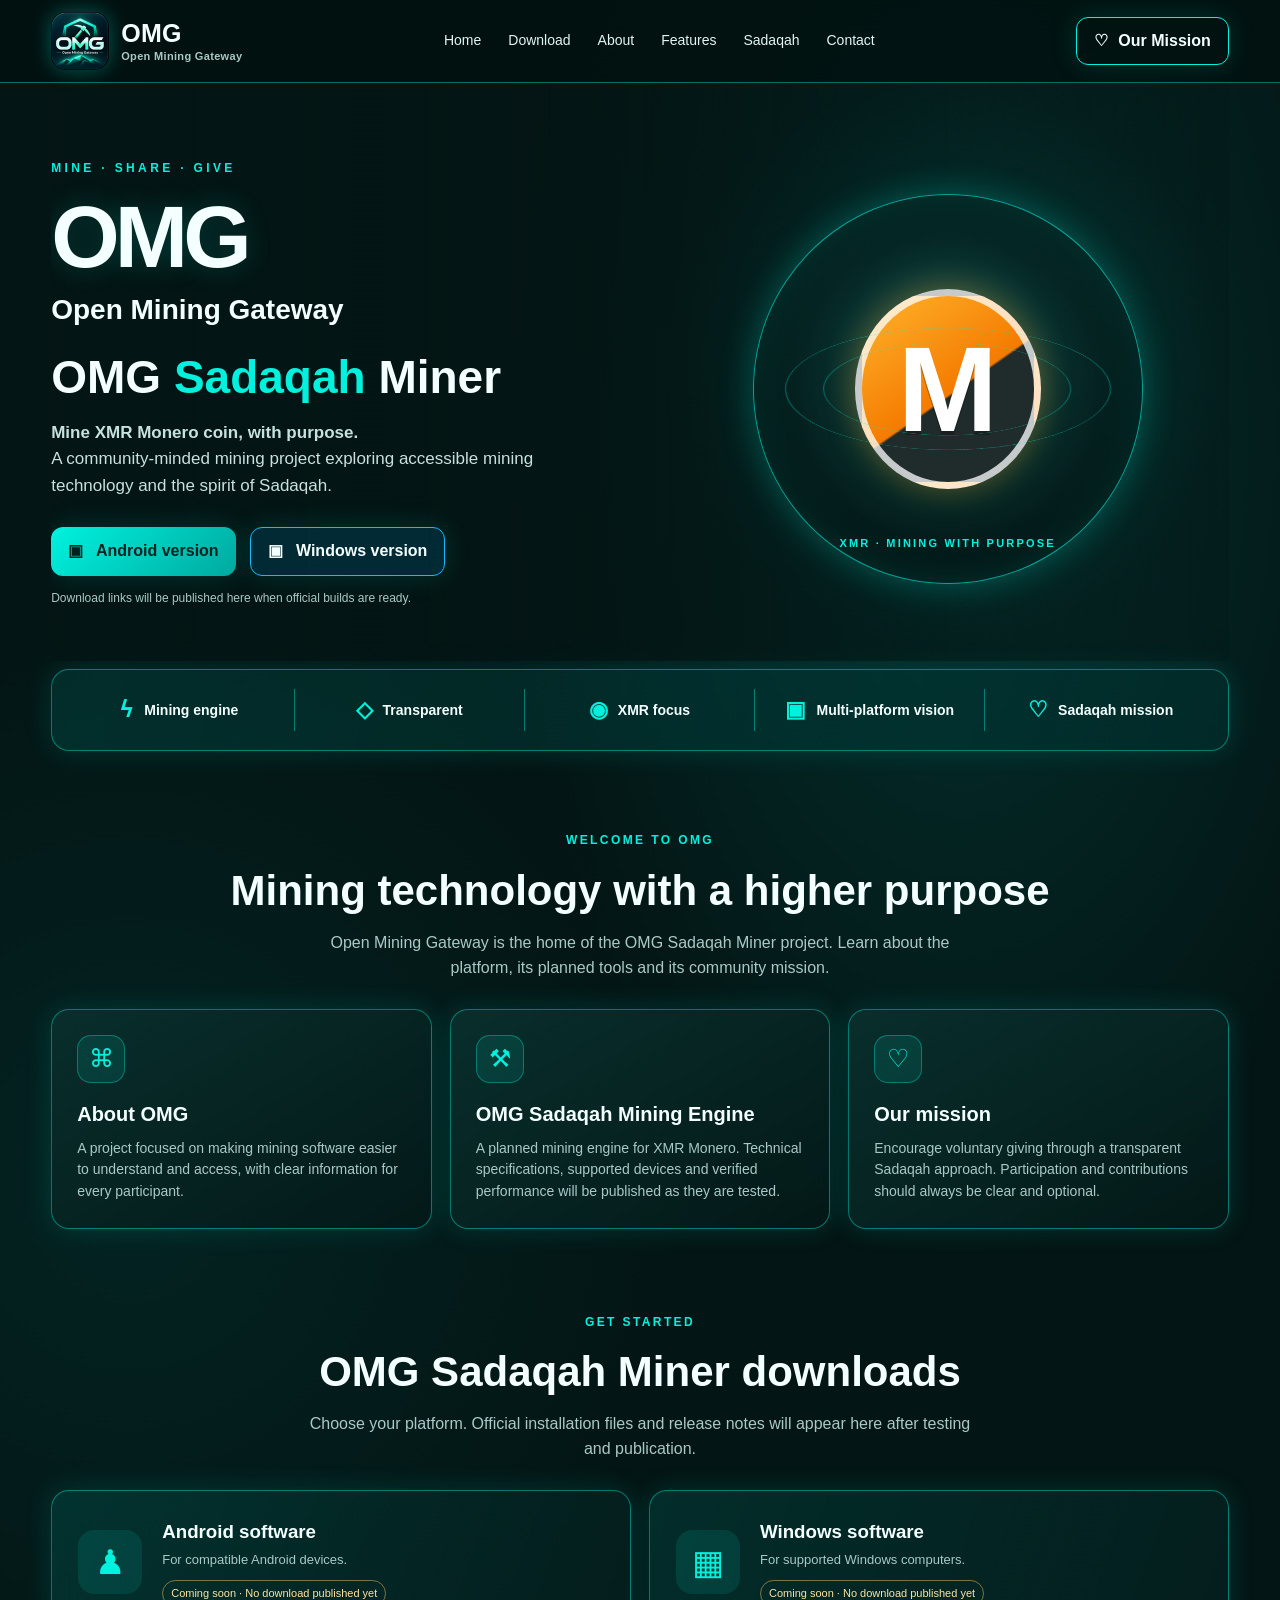
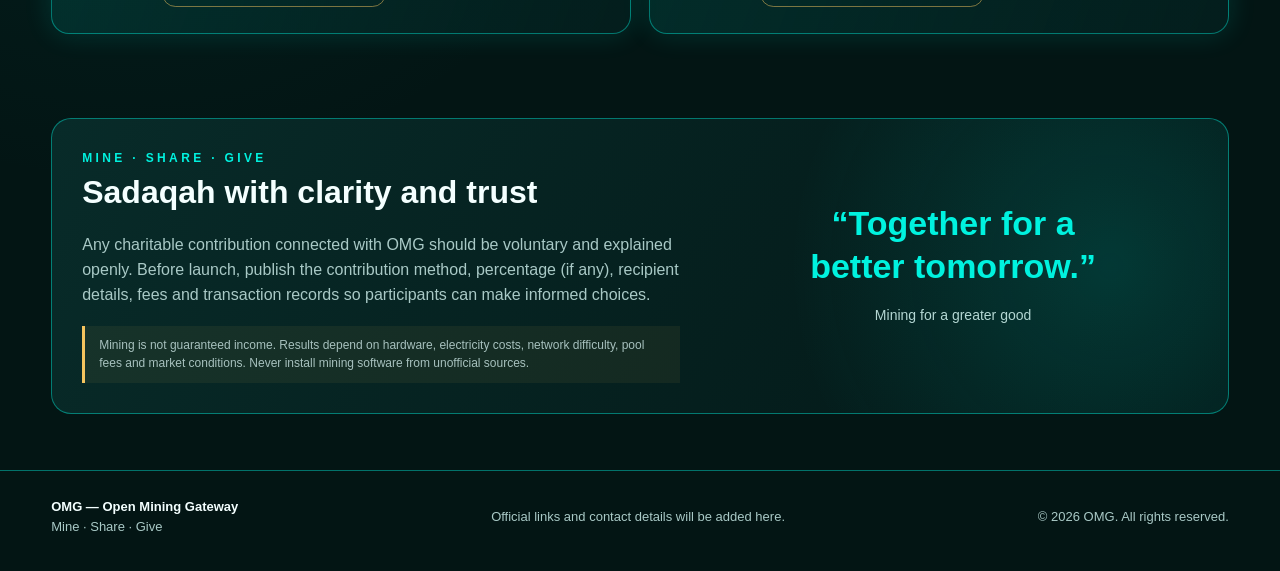
<file: index (21).html>
<!DOCTYPE html>
<html lang="en">
<head>
  <meta charset="UTF-8" />
  <meta name="viewport" content="width=device-width, initial-scale=1.0" />
  <meta name="theme-color" content="#031514" />
  <meta name="description" content="OMG — Open Mining Gateway. Discover OMG Sadaqah Miner and its vision for accessible Monero mining with purpose." />
  <title>OMG — Open Mining Gateway</title>
  <style>
    :root{--bg:#031514;--panel:#061f1e;--panel2:#082927;--cyan:#00f2df;--cyan2:#53fff0;--text:#f4ffff;--muted:#a9c9c6;--gold:#f4c45e;--line:rgba(0,242,223,.42);--shadow:0 0 28px rgba(0,242,223,.14)}
    *{box-sizing:border-box}html{scroll-behavior:smooth}body{margin:0;background:radial-gradient(ellipse at 75% 20%,rgba(0,180,170,.17),transparent 34%),radial-gradient(ellipse at 10% 55%,rgba(0,120,115,.14),transparent 35%),var(--bg);color:var(--text);font-family:Inter,Segoe UI,Arial,sans-serif;line-height:1.55}
    a{color:inherit;text-decoration:none}.wrap{width:min(1180px,92%);margin:auto}.topbar{position:sticky;top:0;z-index:10;background:rgba(2,18,17,.88);backdrop-filter:blur(16px);border-bottom:1px solid var(--line)}.nav{height:82px;display:flex;align-items:center;justify-content:space-between;gap:24px}.brand{display:flex;align-items:center;gap:12px;font-weight:800;letter-spacing:.02em}.brand img{width:58px;height:58px;object-fit:cover;border-radius:15px;box-shadow:0 0 20px rgba(0,242,223,.32)}.brand-name{font-size:25px;line-height:1}.brand-name small{display:block;font-size:11px;color:var(--muted);font-weight:600;margin-top:5px;letter-spacing:.03em}.links{display:flex;align-items:center;gap:27px;color:#e1f5f3;font-size:14px}.links a:hover{color:var(--cyan)}.nav-cta,.btn{display:inline-flex;align-items:center;justify-content:center;gap:10px;border:1px solid var(--cyan);border-radius:12px;padding:11px 17px;font-weight:750;transition:.2s;box-shadow:var(--shadow)}.nav-cta:hover,.btn:hover{transform:translateY(-2px);background:rgba(0,242,223,.1)}
    .hero{position:relative;overflow:hidden;padding:76px 0 42px;min-height:560px;display:grid;grid-template-columns:1.02fr .98fr;align-items:center;gap:30px}.hero:before{content:"";position:absolute;inset:0;background:linear-gradient(90deg,rgba(3,21,20,.98),rgba(3,21,20,.76) 48%,rgba(3,21,20,.28)),radial-gradient(circle at 76% 48%,rgba(0,242,223,.2),transparent 30%);pointer-events:none}.hero-copy,.hero-art{position:relative;z-index:1}.eyebrow{color:var(--cyan);font-weight:800;letter-spacing:.28em;text-transform:uppercase;font-size:12px}.hero h1{font-size:clamp(48px,7vw,88px);line-height:.98;margin:16px 0 8px;letter-spacing:-.055em;text-shadow:0 0 28px rgba(0,242,223,.2)}.hero h1 span{color:var(--cyan)}.subbrand{font-size:clamp(18px,2.3vw,28px);font-weight:750;margin:0 0 22px}.hero h2{font-size:clamp(29px,4vw,46px);line-height:1.08;margin:0 0 12px}.hero h2 span{color:var(--cyan)}.lead{color:#c7e1de;max-width:560px;font-size:17px}.actions{display:flex;flex-wrap:wrap;gap:14px;margin-top:28px}.btn-primary{background:linear-gradient(135deg,#00f2df,#00a99f);color:#002321;border:0}.btn-secondary{background:rgba(0,78,105,.38);border-color:#16baff}.btn[aria-disabled="true"]{opacity:.78;cursor:not-allowed}.note{font-size:12px;color:var(--muted);margin-top:13px}.hero-art{min-height:390px;display:grid;place-items:center}.orb{width:min(390px,82vw);aspect-ratio:1;border-radius:50%;display:grid;place-items:center;position:relative;background:radial-gradient(circle at 50% 45%,#164b47 0 20%,#062b29 42%,#031514 68%);border:1px solid rgba(0,242,223,.65);box-shadow:0 0 35px rgba(0,242,223,.28),inset 0 0 48px rgba(0,242,223,.15)}.orb:before,.orb:after{content:"";position:absolute;border:1px solid rgba(0,242,223,.4);border-radius:50%;inset:8%;transform:rotateX(68deg) rotateZ(-18deg)}.orb:after{inset:18%;transform:rotateX(68deg) rotateZ(24deg)}.coin{width:48%;aspect-ratio:1;border-radius:50%;display:grid;place-items:center;background:linear-gradient(145deg,#ffb42d,#f47b00 52%,#202c2b 53%);box-shadow:0 0 32px rgba(255,166,30,.35);font-size:clamp(70px,10vw,120px);font-weight:900;color:#fff;text-shadow:0 4px 0 rgba(0,0,0,.25);border:7px solid rgba(255,255,255,.75)}.orbit-label{position:absolute;bottom:8%;color:var(--cyan);font-weight:800;letter-spacing:.2em;font-size:11px}
    .ticker{display:grid;grid-template-columns:repeat(5,1fr);border:1px solid var(--line);border-radius:18px;background:linear-gradient(100deg,rgba(0,242,223,.1),rgba(0,50,48,.58));box-shadow:var(--shadow);padding:19px 12px;margin:8px auto 52px}.tick{display:flex;align-items:center;justify-content:center;gap:10px;padding:4px 12px;border-right:1px solid var(--line);font-weight:700;font-size:14px}.tick:last-child{border:0}.tick b{font-size:22px;color:var(--cyan)}
    .section{padding:28px 0 56px}.section-head{text-align:center;margin-bottom:28px}.section-head .eyebrow{letter-spacing:.2em}.section-head h2{font-size:clamp(28px,4vw,42px);margin:8px 0}.section-head p{color:var(--muted);margin:0 auto;max-width:680px}.cards{display:grid;grid-template-columns:repeat(3,1fr);gap:18px}.card{background:linear-gradient(150deg,rgba(9,48,45,.94),rgba(3,25,24,.96));border:1px solid var(--line);border-radius:18px;padding:25px;box-shadow:var(--shadow);min-height:220px}.icon{width:48px;height:48px;border-radius:14px;display:grid;place-items:center;color:var(--cyan);font-size:25px;background:rgba(0,242,223,.1);border:1px solid rgba(0,242,223,.35)}.card h3{margin:16px 0 8px;font-size:20px}.card p{color:var(--muted);font-size:14px;margin:0}.download-grid{display:grid;grid-template-columns:1fr 1fr;gap:18px}.download-card{display:flex;align-items:center;gap:20px;padding:26px;border-radius:18px;border:1px solid var(--line);background:linear-gradient(110deg,rgba(0,242,223,.11),rgba(4,31,30,.9));box-shadow:var(--shadow)}.platform{font-size:34px;width:64px;height:64px;display:grid;place-items:center;border-radius:16px;background:rgba(0,242,223,.1);color:var(--cyan)}.download-card h3{margin:0 0 4px}.download-card p{margin:0;color:var(--muted);font-size:13px}.status{display:inline-block;margin-top:10px;font-size:11px;color:#ffe3a1;border:1px solid rgba(244,196,94,.5);padding:4px 8px;border-radius:20px}
    .mission{display:grid;grid-template-columns:1.1fr .9fr;gap:28px;align-items:center;padding:30px;border:1px solid var(--line);border-radius:20px;background:radial-gradient(circle at 90% 50%,rgba(0,242,223,.14),transparent 30%),linear-gradient(120deg,#082b29,#031716)}.mission h2{font-size:32px;margin:0 0 12px}.mission p{color:var(--muted)}.quote{font-size:clamp(23px,3vw,34px);font-weight:800;color:var(--cyan);text-align:center;line-height:1.25}.disclaimer{font-size:12px;color:#a7c1be;border-left:3px solid var(--gold);padding:10px 14px;background:rgba(244,196,94,.06);margin-top:18px}
    footer{border-top:1px solid var(--line);padding:26px 0 34px;color:var(--muted);font-size:13px}.foot{display:flex;justify-content:space-between;align-items:center;gap:20px;flex-wrap:wrap}.foot strong{color:var(--text)}
    @media(max-width:850px){.links{display:none}.hero{grid-template-columns:1fr;padding-top:55px}.hero-art{min-height:300px}.orb{width:min(320px,75vw)}.ticker{grid-template-columns:repeat(2,1fr);gap:10px}.tick{border:0;justify-content:flex-start}.cards{grid-template-columns:1fr 1fr}.mission{grid-template-columns:1fr}}
    @media(max-width:560px){.nav{height:70px}.brand img{width:48px;height:48px}.brand-name{font-size:21px}.nav-cta{padding:9px 11px;font-size:12px}.hero{padding-top:42px;gap:5px}.hero h1{font-size:58px}.hero-art{min-height:260px}.ticker{margin-bottom:34px}.tick{font-size:12px;padding:4px}.cards,.download-grid{grid-template-columns:1fr}.card{min-height:0}.download-card{padding:20px}.mission{padding:22px}.foot{justify-content:center;text-align:center}}
  </style>
</head>
<body>
  <header class="topbar">
    <div class="wrap nav">
      <a class="brand" href="#home" aria-label="OMG home">
        <img src="[data-uri]" alt="OMG Open Mining Gateway logo" />
        <span class="brand-name">OMG<small>Open Mining Gateway</small></span>
      </a>
      <nav class="links" aria-label="Main navigation">
        <a href="#home">Home</a><a href="#downloads">Download</a><a href="#about">About</a><a href="#features">Features</a><a href="#sadaqah">Sadaqah</a><a href="#contact">Contact</a>
      </nav>
      <a class="nav-cta" href="#sadaqah">♡ <span>Our Mission</span></a>
    </div>
  </header>

  <main>
    <section class="wrap hero" id="home">
      <div class="hero-copy">
        <div class="eyebrow">Mine · Share · Give</div>
        <h1>OMG</h1>
        <p class="subbrand">Open Mining Gateway</p>
        <h2>OMG <span>Sadaqah</span> Miner</h2>
        <p class="lead"><strong>Mine XMR Monero coin, with purpose.</strong><br />A community-minded mining project exploring accessible mining technology and the spirit of Sadaqah.</p>
        <div class="actions">
          <a class="btn btn-primary" href="#downloads">▣ &nbsp; Android version</a>
          <a class="btn btn-secondary" href="#downloads">▣ &nbsp; Windows version</a>
        </div>
        <p class="note">Download links will be published here when official builds are ready.</p>
      </div>
      <div class="hero-art" aria-label="Monero-inspired mining illustration">
        <div class="orb"><div class="coin">M</div><div class="orbit-label">XMR · MINING WITH PURPOSE</div></div>
      </div>
    </section>

    <div class="wrap ticker" aria-label="Project highlights">
      <div class="tick"><b>ϟ</b> Mining engine</div><div class="tick"><b>◇</b> Transparent</div><div class="tick"><b>◉</b> XMR focus</div><div class="tick"><b>▣</b> Multi-platform vision</div><div class="tick"><b>♡</b> Sadaqah mission</div>
    </div>

    <section class="wrap section" id="about">
      <div class="section-head"><div class="eyebrow">Welcome to OMG</div><h2>Mining technology with a higher purpose</h2><p>Open Mining Gateway is the home of the OMG Sadaqah Miner project. Learn about the platform, its planned tools and its community mission.</p></div>
      <div class="cards">
        <article class="card"><div class="icon">⌘</div><h3>About OMG</h3><p>A project focused on making mining software easier to understand and access, with clear information for every participant.</p></article>
        <article class="card" id="features"><div class="icon">⚒</div><h3>OMG Sadaqah Mining Engine</h3><p>A planned mining engine for XMR Monero. Technical specifications, supported devices and verified performance will be published as they are tested.</p></article>
        <article class="card"><div class="icon">♡</div><h3>Our mission</h3><p>Encourage voluntary giving through a transparent Sadaqah approach. Participation and contributions should always be clear and optional.</p></article>
      </div>
    </section>

    <section class="wrap section" id="downloads">
      <div class="section-head"><div class="eyebrow">Get started</div><h2>OMG Sadaqah Miner downloads</h2><p>Choose your platform. Official installation files and release notes will appear here after testing and publication.</p></div>
      <div class="download-grid">
        <article class="download-card"><div class="platform">♟</div><div><h3>Android software</h3><p>For compatible Android devices.</p><span class="status">Coming soon · No download published yet</span></div></article>
        <article class="download-card"><div class="platform">▦</div><div><h3>Windows software</h3><p>For supported Windows computers.</p><span class="status">Coming soon · No download published yet</span></div></article>
      </div>
    </section>

    <section class="wrap section" id="sadaqah">
      <div class="mission">
        <div><div class="eyebrow">Mine · Share · Give</div><h2>Sadaqah with clarity and trust</h2><p>Any charitable contribution connected with OMG should be voluntary and explained openly. Before launch, publish the contribution method, percentage (if any), recipient details, fees and transaction records so participants can make informed choices.</p><div class="disclaimer">Mining is not guaranteed income. Results depend on hardware, electricity costs, network difficulty, pool fees and market conditions. Never install mining software from unofficial sources.</div></div>
        <div class="quote">“Together for a<br />better tomorrow.”<br /><span style="font-size:14px;color:#b4d7d3;font-weight:500">Mining for a greater good</span></div>
      </div>
    </section>
  </main>

  <footer id="contact"><div class="wrap foot"><div><strong>OMG — Open Mining Gateway</strong><br />Mine · Share · Give</div><div>Official links and contact details will be added here.</div><div>© <span id="year"></span> OMG. All rights reserved.</div></div></footer>
  <script>document.getElementById('year').textContent = new Date().getFullYear();</script>
</body>
</html>
</file>
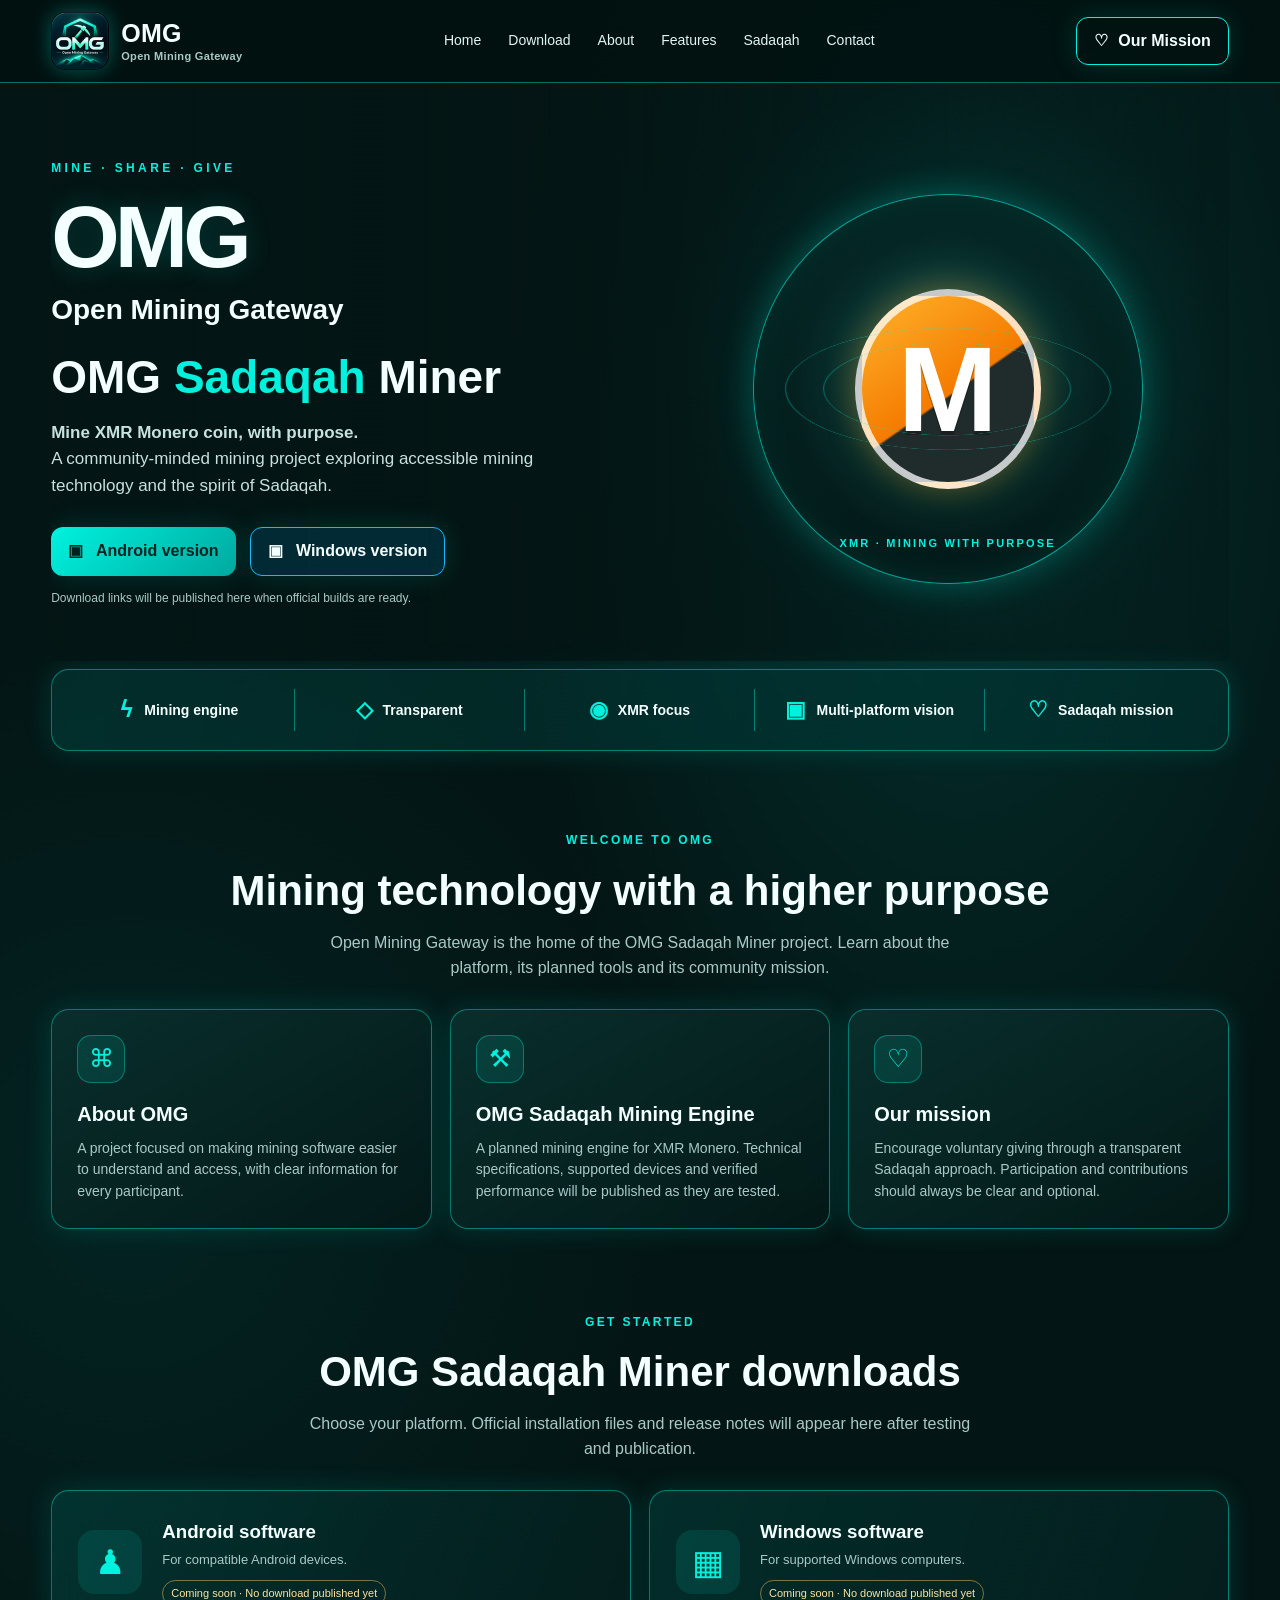
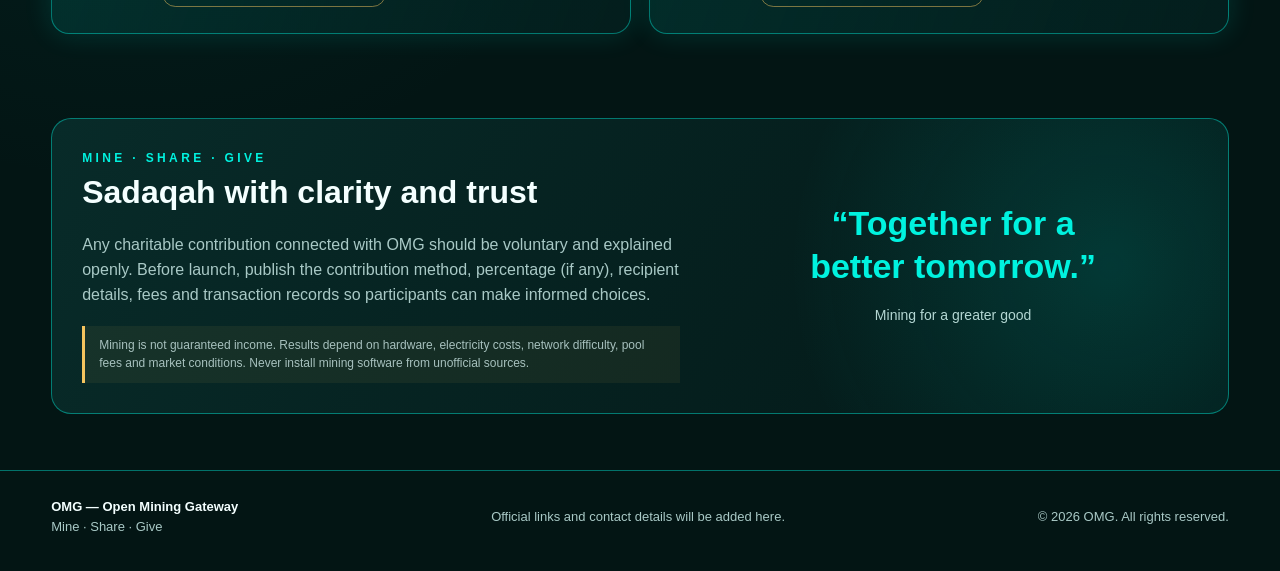
<file: index (22).html>
<!DOCTYPE html>
<html lang="en">
<head>
  <meta charset="UTF-8" />
  <meta name="viewport" content="width=device-width, initial-scale=1.0" />
  <meta name="theme-color" content="#031514" />
  <meta name="description" content="OMG — Open Mining Gateway. Discover OMG Sadaqah Miner and its vision for accessible Monero mining with purpose." />
  <title>OMG — Open Mining Gateway</title>
  <style>
    :root{--bg:#031514;--panel:#061f1e;--panel2:#082927;--cyan:#00f2df;--cyan2:#53fff0;--text:#f4ffff;--muted:#a9c9c6;--gold:#f4c45e;--line:rgba(0,242,223,.42);--shadow:0 0 28px rgba(0,242,223,.14)}
    *{box-sizing:border-box}html{scroll-behavior:smooth}body{margin:0;background:radial-gradient(ellipse at 75% 20%,rgba(0,180,170,.17),transparent 34%),radial-gradient(ellipse at 10% 55%,rgba(0,120,115,.14),transparent 35%),var(--bg);color:var(--text);font-family:Inter,Segoe UI,Arial,sans-serif;line-height:1.55}
    a{color:inherit;text-decoration:none}.wrap{width:min(1180px,92%);margin:auto}.topbar{position:sticky;top:0;z-index:10;background:rgba(2,18,17,.88);backdrop-filter:blur(16px);border-bottom:1px solid var(--line)}.nav{height:82px;display:flex;align-items:center;justify-content:space-between;gap:24px}.brand{display:flex;align-items:center;gap:12px;font-weight:800;letter-spacing:.02em}.brand img{width:58px;height:58px;object-fit:cover;border-radius:15px;box-shadow:0 0 20px rgba(0,242,223,.32)}.brand-name{font-size:25px;line-height:1}.brand-name small{display:block;font-size:11px;color:var(--muted);font-weight:600;margin-top:5px;letter-spacing:.03em}.links{display:flex;align-items:center;gap:27px;color:#e1f5f3;font-size:14px}.links a:hover{color:var(--cyan)}.nav-cta,.btn{display:inline-flex;align-items:center;justify-content:center;gap:10px;border:1px solid var(--cyan);border-radius:12px;padding:11px 17px;font-weight:750;transition:.2s;box-shadow:var(--shadow)}.nav-cta:hover,.btn:hover{transform:translateY(-2px);background:rgba(0,242,223,.1)}
    .hero{position:relative;overflow:hidden;padding:76px 0 42px;min-height:560px;display:grid;grid-template-columns:1.02fr .98fr;align-items:center;gap:30px}.hero:before{content:"";position:absolute;inset:0;background:linear-gradient(90deg,rgba(3,21,20,.98),rgba(3,21,20,.76) 48%,rgba(3,21,20,.28)),radial-gradient(circle at 76% 48%,rgba(0,242,223,.2),transparent 30%);pointer-events:none}.hero-copy,.hero-art{position:relative;z-index:1}.eyebrow{color:var(--cyan);font-weight:800;letter-spacing:.28em;text-transform:uppercase;font-size:12px}.hero h1{font-size:clamp(48px,7vw,88px);line-height:.98;margin:16px 0 8px;letter-spacing:-.055em;text-shadow:0 0 28px rgba(0,242,223,.2)}.hero h1 span{color:var(--cyan)}.subbrand{font-size:clamp(18px,2.3vw,28px);font-weight:750;margin:0 0 22px}.hero h2{font-size:clamp(29px,4vw,46px);line-height:1.08;margin:0 0 12px}.hero h2 span{color:var(--cyan)}.lead{color:#c7e1de;max-width:560px;font-size:17px}.actions{display:flex;flex-wrap:wrap;gap:14px;margin-top:28px}.btn-primary{background:linear-gradient(135deg,#00f2df,#00a99f);color:#002321;border:0}.btn-secondary{background:rgba(0,78,105,.38);border-color:#16baff}.btn[aria-disabled="true"]{opacity:.78;cursor:not-allowed}.note{font-size:12px;color:var(--muted);margin-top:13px}.hero-art{min-height:390px;display:grid;place-items:center}.orb{width:min(390px,82vw);aspect-ratio:1;border-radius:50%;display:grid;place-items:center;position:relative;background:radial-gradient(circle at 50% 45%,#164b47 0 20%,#062b29 42%,#031514 68%);border:1px solid rgba(0,242,223,.65);box-shadow:0 0 35px rgba(0,242,223,.28),inset 0 0 48px rgba(0,242,223,.15)}.orb:before,.orb:after{content:"";position:absolute;border:1px solid rgba(0,242,223,.4);border-radius:50%;inset:8%;transform:rotateX(68deg) rotateZ(-18deg)}.orb:after{inset:18%;transform:rotateX(68deg) rotateZ(24deg)}.coin{width:48%;aspect-ratio:1;border-radius:50%;display:grid;place-items:center;background:linear-gradient(145deg,#ffb42d,#f47b00 52%,#202c2b 53%);box-shadow:0 0 32px rgba(255,166,30,.35);font-size:clamp(70px,10vw,120px);font-weight:900;color:#fff;text-shadow:0 4px 0 rgba(0,0,0,.25);border:7px solid rgba(255,255,255,.75)}.orbit-label{position:absolute;bottom:8%;color:var(--cyan);font-weight:800;letter-spacing:.2em;font-size:11px}
    .ticker{display:grid;grid-template-columns:repeat(5,1fr);border:1px solid var(--line);border-radius:18px;background:linear-gradient(100deg,rgba(0,242,223,.1),rgba(0,50,48,.58));box-shadow:var(--shadow);padding:19px 12px;margin:8px auto 52px}.tick{display:flex;align-items:center;justify-content:center;gap:10px;padding:4px 12px;border-right:1px solid var(--line);font-weight:700;font-size:14px}.tick:last-child{border:0}.tick b{font-size:22px;color:var(--cyan)}
    .section{padding:28px 0 56px}.section-head{text-align:center;margin-bottom:28px}.section-head .eyebrow{letter-spacing:.2em}.section-head h2{font-size:clamp(28px,4vw,42px);margin:8px 0}.section-head p{color:var(--muted);margin:0 auto;max-width:680px}.cards{display:grid;grid-template-columns:repeat(3,1fr);gap:18px}.card{background:linear-gradient(150deg,rgba(9,48,45,.94),rgba(3,25,24,.96));border:1px solid var(--line);border-radius:18px;padding:25px;box-shadow:var(--shadow);min-height:220px}.icon{width:48px;height:48px;border-radius:14px;display:grid;place-items:center;color:var(--cyan);font-size:25px;background:rgba(0,242,223,.1);border:1px solid rgba(0,242,223,.35)}.card h3{margin:16px 0 8px;font-size:20px}.card p{color:var(--muted);font-size:14px;margin:0}.download-grid{display:grid;grid-template-columns:1fr 1fr;gap:18px}.download-card{display:flex;align-items:center;gap:20px;padding:26px;border-radius:18px;border:1px solid var(--line);background:linear-gradient(110deg,rgba(0,242,223,.11),rgba(4,31,30,.9));box-shadow:var(--shadow)}.platform{font-size:34px;width:64px;height:64px;display:grid;place-items:center;border-radius:16px;background:rgba(0,242,223,.1);color:var(--cyan)}.download-card h3{margin:0 0 4px}.download-card p{margin:0;color:var(--muted);font-size:13px}.status{display:inline-block;margin-top:10px;font-size:11px;color:#ffe3a1;border:1px solid rgba(244,196,94,.5);padding:4px 8px;border-radius:20px}
    .mission{display:grid;grid-template-columns:1.1fr .9fr;gap:28px;align-items:center;padding:30px;border:1px solid var(--line);border-radius:20px;background:radial-gradient(circle at 90% 50%,rgba(0,242,223,.14),transparent 30%),linear-gradient(120deg,#082b29,#031716)}.mission h2{font-size:32px;margin:0 0 12px}.mission p{color:var(--muted)}.quote{font-size:clamp(23px,3vw,34px);font-weight:800;color:var(--cyan);text-align:center;line-height:1.25}.disclaimer{font-size:12px;color:#a7c1be;border-left:3px solid var(--gold);padding:10px 14px;background:rgba(244,196,94,.06);margin-top:18px}
    footer{border-top:1px solid var(--line);padding:26px 0 34px;color:var(--muted);font-size:13px}.foot{display:flex;justify-content:space-between;align-items:center;gap:20px;flex-wrap:wrap}.foot strong{color:var(--text)}
    @media(max-width:850px){.links{display:none}.hero{grid-template-columns:1fr;padding-top:55px}.hero-art{min-height:300px}.orb{width:min(320px,75vw)}.ticker{grid-template-columns:repeat(2,1fr);gap:10px}.tick{border:0;justify-content:flex-start}.cards{grid-template-columns:1fr 1fr}.mission{grid-template-columns:1fr}}
    @media(max-width:560px){.nav{height:70px}.brand img{width:48px;height:48px}.brand-name{font-size:21px}.nav-cta{padding:9px 11px;font-size:12px}.hero{padding-top:42px;gap:5px}.hero h1{font-size:58px}.hero-art{min-height:260px}.ticker{margin-bottom:34px}.tick{font-size:12px;padding:4px}.cards,.download-grid{grid-template-columns:1fr}.card{min-height:0}.download-card{padding:20px}.mission{padding:22px}.foot{justify-content:center;text-align:center}}
  </style>
</head>
<body>
  <header class="topbar">
    <div class="wrap nav">
      <a class="brand" href="#home" aria-label="OMG home">
        <img src="[data-uri]" alt="OMG Open Mining Gateway logo" />
        <span class="brand-name">OMG<small>Open Mining Gateway</small></span>
      </a>
      <nav class="links" aria-label="Main navigation">
        <a href="#home">Home</a><a href="#downloads">Download</a><a href="#about">About</a><a href="#features">Features</a><a href="#sadaqah">Sadaqah</a><a href="#contact">Contact</a>
      </nav>
      <a class="nav-cta" href="#sadaqah">♡ <span>Our Mission</span></a>
    </div>
  </header>

  <main>
    <section class="wrap hero" id="home">
      <div class="hero-copy">
        <div class="eyebrow">Mine · Share · Give</div>
        <h1>OMG</h1>
        <p class="subbrand">Open Mining Gateway</p>
        <h2>OMG <span>Sadaqah</span> Miner</h2>
        <p class="lead"><strong>Mine XMR Monero coin, with purpose.</strong><br />A community-minded mining project exploring accessible mining technology and the spirit of Sadaqah.</p>
        <div class="actions">
          <a class="btn btn-primary" href="https://github.com/Fayaa91000/OMG/releases/download/v1.0.0/OMG-Miner-Native-Bridge-Test.10.zip">▣ &nbsp; Android version</a>
          <a class="btn btn-secondary" href="https://github.com/Fayaa91000/OMG/releases/download/v1.0.0/OMG-Windows-Miner-feature-gaza-handoff.source.zip.zip">▣ &nbsp; Windows version</a>
        </div>
        <p class="note">Download links will be published here when official builds are ready.</p>
      </div>
      <div class="hero-art" aria-label="Monero-inspired mining illustration">
        <div class="orb"><div class="coin">M</div><div class="orbit-label">XMR · MINING WITH PURPOSE</div></div>
      </div>
    </section>

    <div class="wrap ticker" aria-label="Project highlights">
      <div class="tick"><b>ϟ</b> Mining engine</div><div class="tick"><b>◇</b> Transparent</div><div class="tick"><b>◉</b> XMR focus</div><div class="tick"><b>▣</b> Multi-platform vision</div><div class="tick"><b>♡</b> Sadaqah mission</div>
    </div>

    <section class="wrap section" id="about">
      <div class="section-head"><div class="eyebrow">Welcome to OMG</div><h2>Mining technology with a higher purpose</h2><p>Open Mining Gateway is the home of the OMG Sadaqah Miner project. Learn about the platform, its planned tools and its community mission.</p></div>
      <div class="cards">
        <article class="card"><div class="icon">⌘</div><h3>About OMG</h3><p>A project focused on making mining software easier to understand and access, with clear information for every participant.</p></article>
        <article class="card" id="features"><div class="icon">⚒</div><h3>OMG Sadaqah Mining Engine</h3><p>A planned mining engine for XMR Monero. Technical specifications, supported devices and verified performance will be published as they are tested.</p></article>
        <article class="card"><div class="icon">♡</div><h3>Our mission</h3><p>Encourage voluntary giving through a transparent Sadaqah approach. Participation and contributions should always be clear and optional.</p></article>
      </div>
    </section>

    <section class="wrap section" id="downloads">
      <div class="section-head"><div class="eyebrow">Get started</div><h2>OMG Sadaqah Miner downloads</h2><p>Choose your platform. Official installation files and release notes will appear here after testing and publication.</p></div>
      <div class="download-grid">
        <article class="download-card"><div class="platform">♟</div><div><h3>Android software</h3><p>For compatible Android devices.</p><span class="status">Coming soon · No download published yet</span></div></article>
        <article class="download-card"><div class="platform">▦</div><div><h3>Windows software</h3><p>For supported Windows computers.</p><span class="status">Coming soon · No download published yet</span></div></article>
      </div>
    </section>

    <section class="wrap section" id="sadaqah">
      <div class="mission">
        <div><div class="eyebrow">Mine · Share · Give</div><h2>Sadaqah with clarity and trust</h2><p>Any charitable contribution connected with OMG should be voluntary and explained openly. Before launch, publish the contribution method, percentage (if any), recipient details, fees and transaction records so participants can make informed choices.</p><div class="disclaimer">Mining is not guaranteed income. Results depend on hardware, electricity costs, network difficulty, pool fees and market conditions. Never install mining software from unofficial sources.</div></div>
        <div class="quote">“Together for a<br />better tomorrow.”<br /><span style="font-size:14px;color:#b4d7d3;font-weight:500">Mining for a greater good</span></div>
      </div>
    </section>
  </main>

  <footer id="contact"><div class="wrap foot"><div><strong>OMG — Open Mining Gateway</strong><br />Mine · Share · Give</div><div>Official links and contact details will be added here.</div><div>© <span id="year"></span> OMG. All rights reserved.</div></div></footer>
  <script>document.getElementById('year').textContent = new Date().getFullYear();</script>
</body>
</html>
</file>
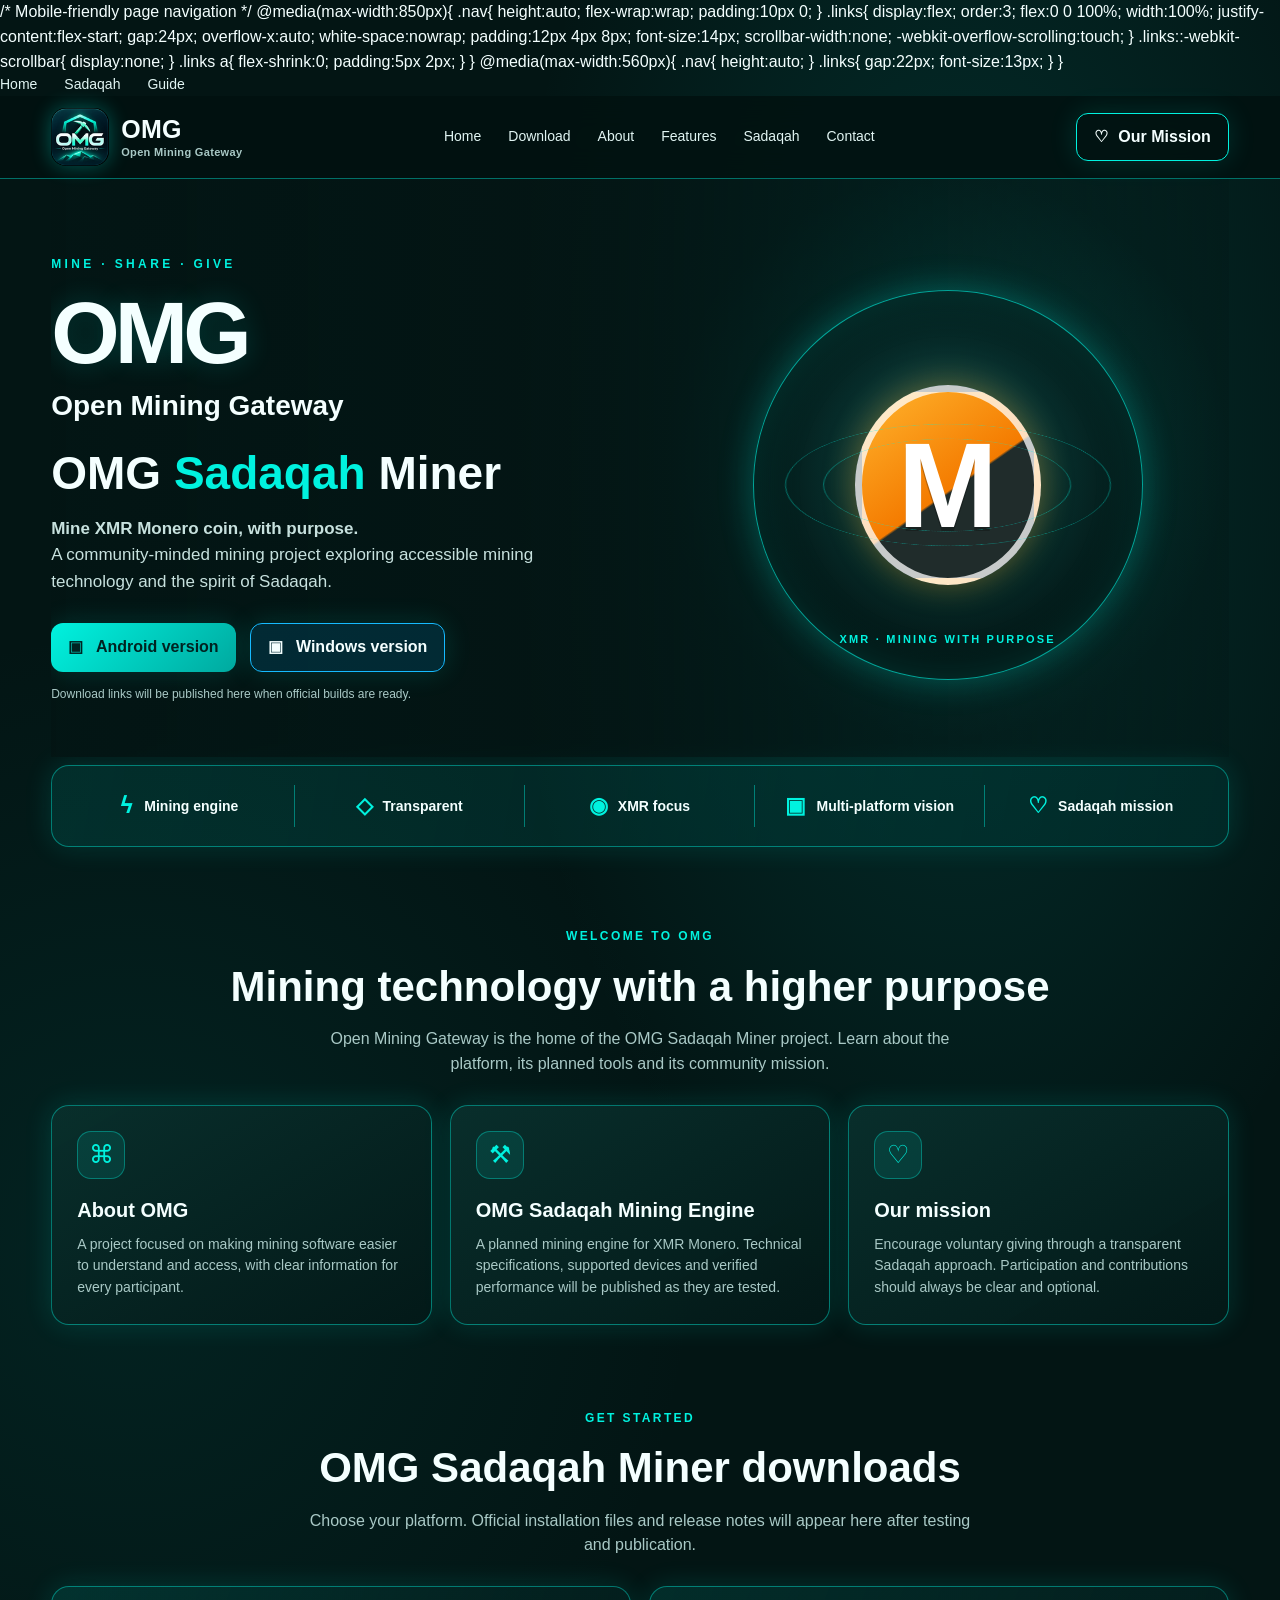
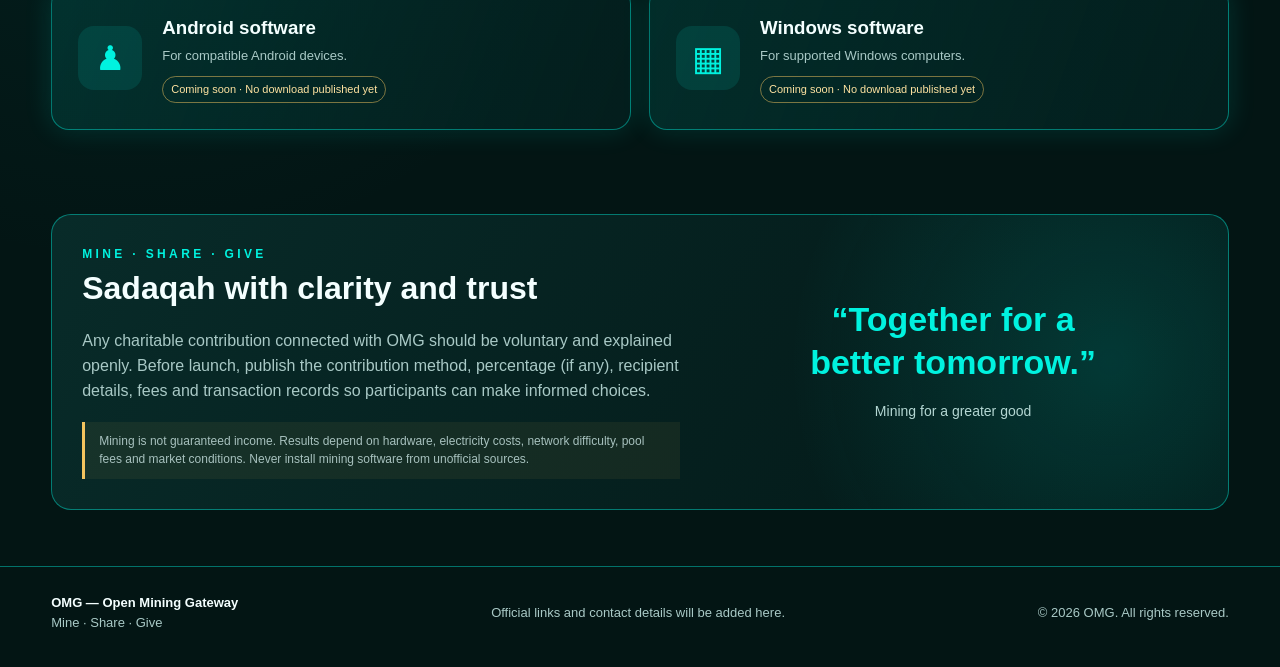
<file: index1.html>
<!DOCTYPE html>
<html lang="en">
<head>
</style>
/* Mobile-friendly page navigation */
@media(max-width:850px){
  .nav{
    height:auto;
    flex-wrap:wrap;
    padding:10px 0;
  }

  .links{
    display:flex;
    order:3;
    flex:0 0 100%;
    width:100%;
    justify-content:flex-start;
    gap:24px;
    overflow-x:auto;
    white-space:nowrap;
    padding:12px 4px 8px;
    font-size:14px;
    scrollbar-width:none;
    -webkit-overflow-scrolling:touch;
  }

  .links::-webkit-scrollbar{
    display:none;
  }

  .links a{
    flex-shrink:0;
    padding:5px 2px;
  }
}

@media(max-width:560px){
  .nav{
    height:auto;
  }

  .links{
    gap:22px;
    font-size:13px;
  }
}
  </body>
  <nav class="links" aria-label="Main navigation">
  <a href="index.html">Home</a>
  <a href="Sadaqah.html">Sadaqah</a>
  <a href="guide.html">Guide</a>
  </nav>
  
  <meta charset="UTF-8" />
  <meta name="viewport" content="width=device-width, initial-scale=1.0" />
  <meta name="theme-color" content="#031514" />
  <meta name="description" content="OMG — Open Mining Gateway. Discover OMG Sadaqah Miner and its vision for accessible Monero mining with purpose." />
  <title>OMG — Open Mining Gateway</title>
  <style>
    :root{--bg:#031514;--panel:#061f1e;--panel2:#082927;--cyan:#00f2df;--cyan2:#53fff0;--text:#f4ffff;--muted:#a9c9c6;--gold:#f4c45e;--line:rgba(0,242,223,.42);--shadow:0 0 28px rgba(0,242,223,.14)}
    *{box-sizing:border-box}html{scroll-behavior:smooth}body{margin:0;background:radial-gradient(ellipse at 75% 20%,rgba(0,180,170,.17),transparent 34%),radial-gradient(ellipse at 10% 55%,rgba(0,120,115,.14),transparent 35%),var(--bg);color:var(--text);font-family:Inter,Segoe UI,Arial,sans-serif;line-height:1.55}
    a{color:inherit;text-decoration:none}.wrap{width:min(1180px,92%);margin:auto}.topbar{position:sticky;top:0;z-index:10;background:rgba(2,18,17,.88);backdrop-filter:blur(16px);border-bottom:1px solid var(--line)}.nav{height:82px;display:flex;align-items:center;justify-content:space-between;gap:24px}.brand{display:flex;align-items:center;gap:12px;font-weight:800;letter-spacing:.02em}.brand img{width:58px;height:58px;object-fit:cover;border-radius:15px;box-shadow:0 0 20px rgba(0,242,223,.32)}.brand-name{font-size:25px;line-height:1}.brand-name small{display:block;font-size:11px;color:var(--muted);font-weight:600;margin-top:5px;letter-spacing:.03em}.links{display:flex;align-items:center;gap:27px;color:#e1f5f3;font-size:14px}.links a:hover{color:var(--cyan)}.nav-cta,.btn{display:inline-flex;align-items:center;justify-content:center;gap:10px;border:1px solid var(--cyan);border-radius:12px;padding:11px 17px;font-weight:750;transition:.2s;box-shadow:var(--shadow)}.nav-cta:hover,.btn:hover{transform:translateY(-2px);background:rgba(0,242,223,.1)}
    .hero{position:relative;overflow:hidden;padding:76px 0 42px;min-height:560px;display:grid;grid-template-columns:1.02fr .98fr;align-items:center;gap:30px}.hero:before{content:"";position:absolute;inset:0;background:linear-gradient(90deg,rgba(3,21,20,.98),rgba(3,21,20,.76) 48%,rgba(3,21,20,.28)),radial-gradient(circle at 76% 48%,rgba(0,242,223,.2),transparent 30%);pointer-events:none}.hero-copy,.hero-art{position:relative;z-index:1}.eyebrow{color:var(--cyan);font-weight:800;letter-spacing:.28em;text-transform:uppercase;font-size:12px}.hero h1{font-size:clamp(48px,7vw,88px);line-height:.98;margin:16px 0 8px;letter-spacing:-.055em;text-shadow:0 0 28px rgba(0,242,223,.2)}.hero h1 span{color:var(--cyan)}.subbrand{font-size:clamp(18px,2.3vw,28px);font-weight:750;margin:0 0 22px}.hero h2{font-size:clamp(29px,4vw,46px);line-height:1.08;margin:0 0 12px}.hero h2 span{color:var(--cyan)}.lead{color:#c7e1de;max-width:560px;font-size:17px}.actions{display:flex;flex-wrap:wrap;gap:14px;margin-top:28px}.btn-primary{background:linear-gradient(135deg,#00f2df,#00a99f);color:#002321;border:0}.btn-secondary{background:rgba(0,78,105,.38);border-color:#16baff}.btn[aria-disabled="true"]{opacity:.78;cursor:not-allowed}.note{font-size:12px;color:var(--muted);margin-top:13px}.hero-art{min-height:390px;display:grid;place-items:center}.orb{width:min(390px,82vw);aspect-ratio:1;border-radius:50%;display:grid;place-items:center;position:relative;background:radial-gradient(circle at 50% 45%,#164b47 0 20%,#062b29 42%,#031514 68%);border:1px solid rgba(0,242,223,.65);box-shadow:0 0 35px rgba(0,242,223,.28),inset 0 0 48px rgba(0,242,223,.15)}.orb:before,.orb:after{content:"";position:absolute;border:1px solid rgba(0,242,223,.4);border-radius:50%;inset:8%;transform:rotateX(68deg) rotateZ(-18deg)}.orb:after{inset:18%;transform:rotateX(68deg) rotateZ(24deg)}.coin{width:48%;aspect-ratio:1;border-radius:50%;display:grid;place-items:center;background:linear-gradient(145deg,#ffb42d,#f47b00 52%,#202c2b 53%);box-shadow:0 0 32px rgba(255,166,30,.35);font-size:clamp(70px,10vw,120px);font-weight:900;color:#fff;text-shadow:0 4px 0 rgba(0,0,0,.25);border:7px solid rgba(255,255,255,.75)}.orbit-label{position:absolute;bottom:8%;color:var(--cyan);font-weight:800;letter-spacing:.2em;font-size:11px}
    .ticker{display:grid;grid-template-columns:repeat(5,1fr);border:1px solid var(--line);border-radius:18px;background:linear-gradient(100deg,rgba(0,242,223,.1),rgba(0,50,48,.58));box-shadow:var(--shadow);padding:19px 12px;margin:8px auto 52px}.tick{display:flex;align-items:center;justify-content:center;gap:10px;padding:4px 12px;border-right:1px solid var(--line);font-weight:700;font-size:14px}.tick:last-child{border:0}.tick b{font-size:22px;color:var(--cyan)}
    .section{padding:28px 0 56px}.section-head{text-align:center;margin-bottom:28px}.section-head .eyebrow{letter-spacing:.2em}.section-head h2{font-size:clamp(28px,4vw,42px);margin:8px 0}.section-head p{color:var(--muted);margin:0 auto;max-width:680px}.cards{display:grid;grid-template-columns:repeat(3,1fr);gap:18px}.card{background:linear-gradient(150deg,rgba(9,48,45,.94),rgba(3,25,24,.96));border:1px solid var(--line);border-radius:18px;padding:25px;box-shadow:var(--shadow);min-height:220px}.icon{width:48px;height:48px;border-radius:14px;display:grid;place-items:center;color:var(--cyan);font-size:25px;background:rgba(0,242,223,.1);border:1px solid rgba(0,242,223,.35)}.card h3{margin:16px 0 8px;font-size:20px}.card p{color:var(--muted);font-size:14px;margin:0}.download-grid{display:grid;grid-template-columns:1fr 1fr;gap:18px}.download-card{display:flex;align-items:center;gap:20px;padding:26px;border-radius:18px;border:1px solid var(--line);background:linear-gradient(110deg,rgba(0,242,223,.11),rgba(4,31,30,.9));box-shadow:var(--shadow)}.platform{font-size:34px;width:64px;height:64px;display:grid;place-items:center;border-radius:16px;background:rgba(0,242,223,.1);color:var(--cyan)}.download-card h3{margin:0 0 4px}.download-card p{margin:0;color:var(--muted);font-size:13px}.status{display:inline-block;margin-top:10px;font-size:11px;color:#ffe3a1;border:1px solid rgba(244,196,94,.5);padding:4px 8px;border-radius:20px}
    .mission{display:grid;grid-template-columns:1.1fr .9fr;gap:28px;align-items:center;padding:30px;border:1px solid var(--line);border-radius:20px;background:radial-gradient(circle at 90% 50%,rgba(0,242,223,.14),transparent 30%),linear-gradient(120deg,#082b29,#031716)}.mission h2{font-size:32px;margin:0 0 12px}.mission p{color:var(--muted)}.quote{font-size:clamp(23px,3vw,34px);font-weight:800;color:var(--cyan);text-align:center;line-height:1.25}.disclaimer{font-size:12px;color:#a7c1be;border-left:3px solid var(--gold);padding:10px 14px;background:rgba(244,196,94,.06);margin-top:18px}
    footer{border-top:1px solid var(--line);padding:26px 0 34px;color:var(--muted);font-size:13px}.foot{display:flex;justify-content:space-between;align-items:center;gap:20px;flex-wrap:wrap}.foot strong{color:var(--text)}
    @media(max-width:850px){.links{display:none}.hero{grid-template-columns:1fr;padding-top:55px}.hero-art{min-height:300px}.orb{width:min(320px,75vw)}.ticker{grid-template-columns:repeat(2,1fr);gap:10px}.tick{border:0;justify-content:flex-start}.cards{grid-template-columns:1fr 1fr}.mission{grid-template-columns:1fr}}
    @media(max-width:560px){.nav{height:70px}.brand img{width:48px;height:48px}.brand-name{font-size:21px}.nav-cta{padding:9px 11px;font-size:12px}.hero{padding-top:42px;gap:5px}.hero h1{font-size:58px}.hero-art{min-height:260px}.ticker{margin-bottom:34px}.tick{font-size:12px;padding:4px}.cards,.download-grid{grid-template-columns:1fr}.card{min-height:0}.download-card{padding:20px}.mission{padding:22px}.foot{justify-content:center;text-align:center}}
  </style>
</head>
<body>
  <header class="topbar">
    <div class="wrap nav">
      <a class="brand" href="#home" aria-label="OMG home">
        <img src="[data-uri]" alt="OMG Open Mining Gateway logo" />
        <span class="brand-name">OMG<small>Open Mining Gateway</small></span>
      </a>
      <nav class="links" aria-label="Main navigation">
        <a href="#home">Home</a><a href="#downloads">Download</a><a href="#about">About</a><a href="#features">Features</a><a href="#sadaqah">Sadaqah</a><a href="#contact">Contact</a>
      </nav>
      <a class="nav-cta" href="#sadaqah">♡ <span>Our Mission</span></a>
    </div>
  </header>

  <main>
    <section class="wrap hero" id="home">
      <div class="hero-copy">
        <div class="eyebrow">Mine · Share · Give</div>
        <h1>OMG</h1>
        <p class="subbrand">Open Mining Gateway</p>
        <h2>OMG <span>Sadaqah</span> Miner</h2>
        <p class="lead"><strong>Mine XMR Monero coin, with purpose.</strong><br />A community-minded mining project exploring accessible mining technology and the spirit of Sadaqah.</p>
        <div class="actions">
          <a class="btn btn-primary" href="https://github.com/Fayaa91000/OMG/releases/download/v1.0.0/OMG-Miner-Native-Bridge-Test.10.zip">▣ &nbsp; Android version</a>
          <a class="btn btn-secondary" href="https://github.com/Fayaa91000/OMG/releases/download/v1.0.0/OMG-Windows-Miner-feature-gaza-handoff.source.zip.zip">▣ &nbsp; Windows version</a>
        </div>
        <p class="note">Download links will be published here when official builds are ready.</p>
      </div>
      <div class="hero-art" aria-label="Monero-inspired mining illustration">
        <div class="orb"><div class="coin">M</div><div class="orbit-label">XMR · MINING WITH PURPOSE</div></div>
      </div>
    </section>

    <div class="wrap ticker" aria-label="Project highlights">
      <div class="tick"><b>ϟ</b> Mining engine</div><div class="tick"><b>◇</b> Transparent</div><div class="tick"><b>◉</b> XMR focus</div><div class="tick"><b>▣</b> Multi-platform vision</div><div class="tick"><b>♡</b> Sadaqah mission</div>
    </div>

    <section class="wrap section" id="about">
      <div class="section-head"><div class="eyebrow">Welcome to OMG</div><h2>Mining technology with a higher purpose</h2><p>Open Mining Gateway is the home of the OMG Sadaqah Miner project. Learn about the platform, its planned tools and its community mission.</p></div>
      <div class="cards">
        <article class="card"><div class="icon">⌘</div><h3>About OMG</h3><p>A project focused on making mining software easier to understand and access, with clear information for every participant.</p></article>
        <article class="card" id="features"><div class="icon">⚒</div><h3>OMG Sadaqah Mining Engine</h3><p>A planned mining engine for XMR Monero. Technical specifications, supported devices and verified performance will be published as they are tested.</p></article>
        <article class="card"><div class="icon">♡</div><h3>Our mission</h3><p>Encourage voluntary giving through a transparent Sadaqah approach. Participation and contributions should always be clear and optional.</p></article>
      </div>
    </section>

    <section class="wrap section" id="downloads">
      <div class="section-head"><div class="eyebrow">Get started</div><h2>OMG Sadaqah Miner downloads</h2><p>Choose your platform. Official installation files and release notes will appear here after testing and publication.</p></div>
      <div class="download-grid">
        <article class="download-card"><div class="platform">♟</div><div><h3>Android software</h3><p>For compatible Android devices.</p><span class="status">Coming soon · No download published yet</span></div></article>
        <article class="download-card"><div class="platform">▦</div><div><h3>Windows software</h3><p>For supported Windows computers.</p><span class="status">Coming soon · No download published yet</span></div></article>
      </div>
    </section>

    <section class="wrap section" id="sadaqah">
      <div class="mission">
        <div><div class="eyebrow">Mine · Share · Give</div><h2>Sadaqah with clarity and trust</h2><p>Any charitable contribution connected with OMG should be voluntary and explained openly. Before launch, publish the contribution method, percentage (if any), recipient details, fees and transaction records so participants can make informed choices.</p><div class="disclaimer">Mining is not guaranteed income. Results depend on hardware, electricity costs, network difficulty, pool fees and market conditions. Never install mining software from unofficial sources.</div></div>
        <div class="quote">“Together for a<br />better tomorrow.”<br /><span style="font-size:14px;color:#b4d7d3;font-weight:500">Mining for a greater good</span></div>
      </div>
    </section>
  </main>

  <footer id="contact"><div class="wrap foot"><div><strong>OMG — Open Mining Gateway</strong><br />Mine · Share · Give</div><div>Official links and contact details will be added here.</div><div>© <span id="year"></span> OMG. All rights reserved.</div></div></footer>
  <script>document.getElementById('year').textContent = new Date().getFullYear();</script>
</body>
</html>
</file>
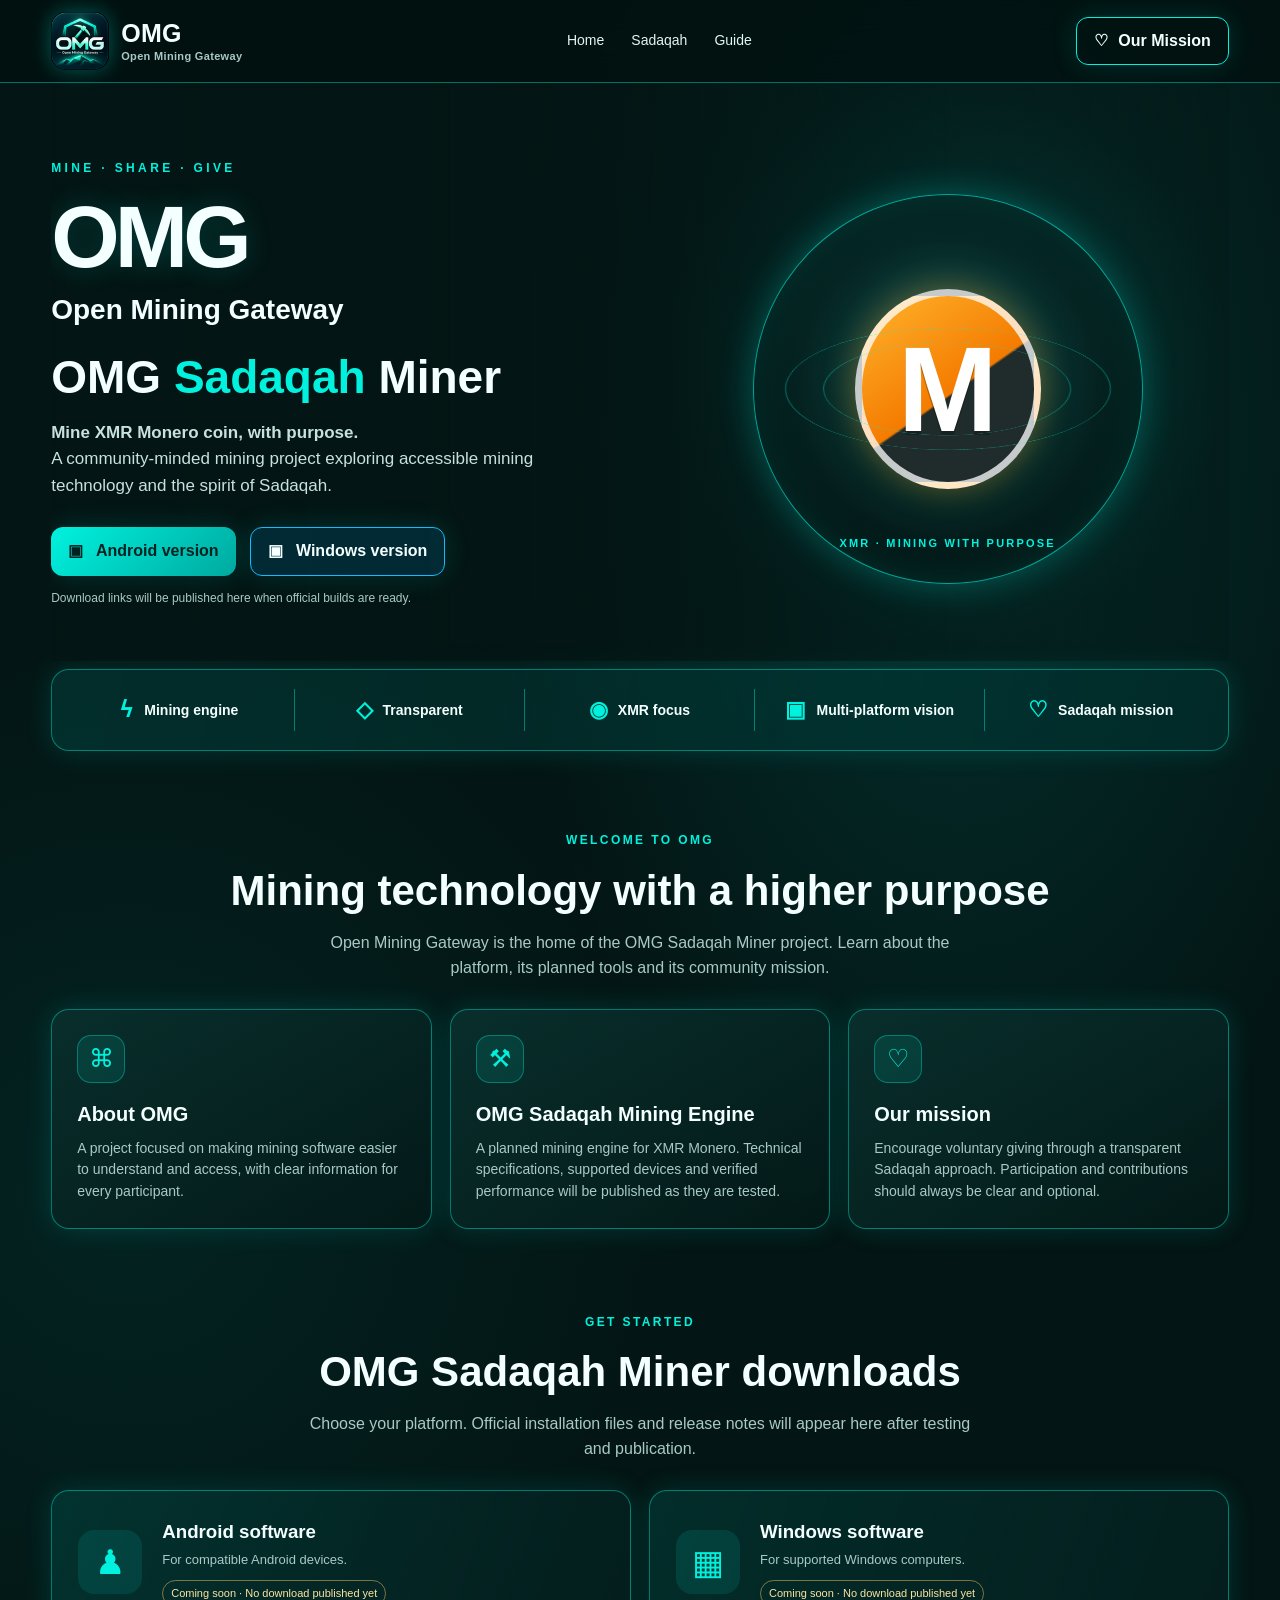
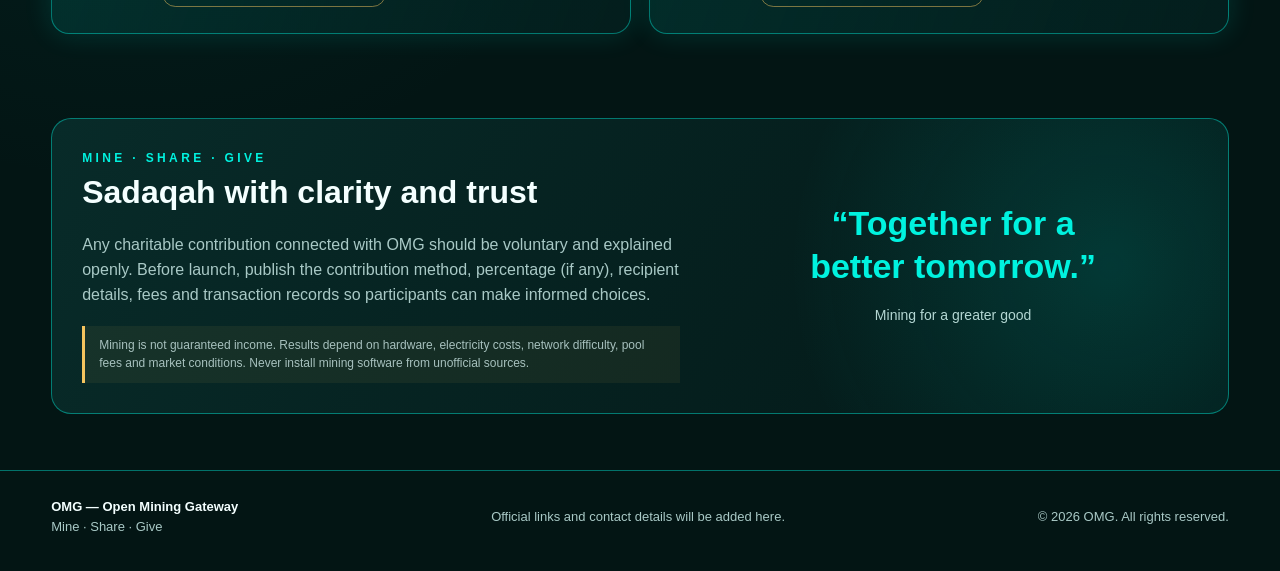
<file: OMG-index.html>
<!DOCTYPE html>
<html lang="en">
<head>
  <meta charset="UTF-8" />
  <meta name="viewport" content="width=device-width, initial-scale=1.0" />
  <meta name="theme-color" content="#031514" />
  <meta name="description" content="OMG — Open Mining Gateway. Discover OMG Sadaqah Miner and its vision for accessible Monero mining with purpose." />
  <title>OMG — Open Mining Gateway</title>
  <style>
    :root{--bg:#031514;--panel:#061f1e;--panel2:#082927;--cyan:#00f2df;--cyan2:#53fff0;--text:#f4ffff;--muted:#a9c9c6;--gold:#f4c45e;--line:rgba(0,242,223,.42);--shadow:0 0 28px rgba(0,242,223,.14)}
    *{box-sizing:border-box}html{scroll-behavior:smooth}body{margin:0;background:radial-gradient(ellipse at 75% 20%,rgba(0,180,170,.17),transparent 34%),radial-gradient(ellipse at 10% 55%,rgba(0,120,115,.14),transparent 35%),var(--bg);color:var(--text);font-family:Inter,Segoe UI,Arial,sans-serif;line-height:1.55}
    a{color:inherit;text-decoration:none}.wrap{width:min(1180px,92%);margin:auto}.topbar{position:sticky;top:0;z-index:10;background:rgba(2,18,17,.88);backdrop-filter:blur(16px);border-bottom:1px solid var(--line)}.nav{height:82px;display:flex;align-items:center;justify-content:space-between;gap:24px}.brand{display:flex;align-items:center;gap:12px;font-weight:800;letter-spacing:.02em}.brand img{width:58px;height:58px;object-fit:cover;border-radius:15px;box-shadow:0 0 20px rgba(0,242,223,.32)}.brand-name{font-size:25px;line-height:1}.brand-name small{display:block;font-size:11px;color:var(--muted);font-weight:600;margin-top:5px;letter-spacing:.03em}.links{display:flex;align-items:center;gap:27px;color:#e1f5f3;font-size:14px}.links a:hover{color:var(--cyan)}.nav-cta,.btn{display:inline-flex;align-items:center;justify-content:center;gap:10px;border:1px solid var(--cyan);border-radius:12px;padding:11px 17px;font-weight:750;transition:.2s;box-shadow:var(--shadow)}.nav-cta:hover,.btn:hover{transform:translateY(-2px);background:rgba(0,242,223,.1)}
    .hero{position:relative;overflow:hidden;padding:76px 0 42px;min-height:560px;display:grid;grid-template-columns:1.02fr .98fr;align-items:center;gap:30px}.hero:before{content:"";position:absolute;inset:0;background:linear-gradient(90deg,rgba(3,21,20,.98),rgba(3,21,20,.76) 48%,rgba(3,21,20,.28)),radial-gradient(circle at 76% 48%,rgba(0,242,223,.2),transparent 30%);pointer-events:none}.hero-copy,.hero-art{position:relative;z-index:1}.eyebrow{color:var(--cyan);font-weight:800;letter-spacing:.28em;text-transform:uppercase;font-size:12px}.hero h1{font-size:clamp(48px,7vw,88px);line-height:.98;margin:16px 0 8px;letter-spacing:-.055em;text-shadow:0 0 28px rgba(0,242,223,.2)}.hero h1 span{color:var(--cyan)}.subbrand{font-size:clamp(18px,2.3vw,28px);font-weight:750;margin:0 0 22px}.hero h2{font-size:clamp(29px,4vw,46px);line-height:1.08;margin:0 0 12px}.hero h2 span{color:var(--cyan)}.lead{color:#c7e1de;max-width:560px;font-size:17px}.actions{display:flex;flex-wrap:wrap;gap:14px;margin-top:28px}.btn-primary{background:linear-gradient(135deg,#00f2df,#00a99f);color:#002321;border:0}.btn-secondary{background:rgba(0,78,105,.38);border-color:#16baff}.btn[aria-disabled="true"]{opacity:.78;cursor:not-allowed}.note{font-size:12px;color:var(--muted);margin-top:13px}.hero-art{min-height:390px;display:grid;place-items:center}.orb{width:min(390px,82vw);aspect-ratio:1;border-radius:50%;display:grid;place-items:center;position:relative;background:radial-gradient(circle at 50% 45%,#164b47 0 20%,#062b29 42%,#031514 68%);border:1px solid rgba(0,242,223,.65);box-shadow:0 0 35px rgba(0,242,223,.28),inset 0 0 48px rgba(0,242,223,.15)}.orb:before,.orb:after{content:"";position:absolute;border:1px solid rgba(0,242,223,.4);border-radius:50%;inset:8%;transform:rotateX(68deg) rotateZ(-18deg)}.orb:after{inset:18%;transform:rotateX(68deg) rotateZ(24deg)}.coin{width:48%;aspect-ratio:1;border-radius:50%;display:grid;place-items:center;background:linear-gradient(145deg,#ffb42d,#f47b00 52%,#202c2b 53%);box-shadow:0 0 32px rgba(255,166,30,.35);font-size:clamp(70px,10vw,120px);font-weight:900;color:#fff;text-shadow:0 4px 0 rgba(0,0,0,.25);border:7px solid rgba(255,255,255,.75)}.orbit-label{position:absolute;bottom:8%;color:var(--cyan);font-weight:800;letter-spacing:.2em;font-size:11px}
    .ticker{display:grid;grid-template-columns:repeat(5,1fr);border:1px solid var(--line);border-radius:18px;background:linear-gradient(100deg,rgba(0,242,223,.1),rgba(0,50,48,.58));box-shadow:var(--shadow);padding:19px 12px;margin:8px auto 52px}.tick{display:flex;align-items:center;justify-content:center;gap:10px;padding:4px 12px;border-right:1px solid var(--line);font-weight:700;font-size:14px}.tick:last-child{border:0}.tick b{font-size:22px;color:var(--cyan)}
    .section{padding:28px 0 56px}.section-head{text-align:center;margin-bottom:28px}.section-head .eyebrow{letter-spacing:.2em}.section-head h2{font-size:clamp(28px,4vw,42px);margin:8px 0}.section-head p{color:var(--muted);margin:0 auto;max-width:680px}.cards{display:grid;grid-template-columns:repeat(3,1fr);gap:18px}.card{background:linear-gradient(150deg,rgba(9,48,45,.94),rgba(3,25,24,.96));border:1px solid var(--line);border-radius:18px;padding:25px;box-shadow:var(--shadow);min-height:220px}.icon{width:48px;height:48px;border-radius:14px;display:grid;place-items:center;color:var(--cyan);font-size:25px;background:rgba(0,242,223,.1);border:1px solid rgba(0,242,223,.35)}.card h3{margin:16px 0 8px;font-size:20px}.card p{color:var(--muted);font-size:14px;margin:0}.download-grid{display:grid;grid-template-columns:1fr 1fr;gap:18px}.download-card{display:flex;align-items:center;gap:20px;padding:26px;border-radius:18px;border:1px solid var(--line);background:linear-gradient(110deg,rgba(0,242,223,.11),rgba(4,31,30,.9));box-shadow:var(--shadow)}.platform{font-size:34px;width:64px;height:64px;display:grid;place-items:center;border-radius:16px;background:rgba(0,242,223,.1);color:var(--cyan)}.download-card h3{margin:0 0 4px}.download-card p{margin:0;color:var(--muted);font-size:13px}.status{display:inline-block;margin-top:10px;font-size:11px;color:#ffe3a1;border:1px solid rgba(244,196,94,.5);padding:4px 8px;border-radius:20px}
    .mission{display:grid;grid-template-columns:1.1fr .9fr;gap:28px;align-items:center;padding:30px;border:1px solid var(--line);border-radius:20px;background:radial-gradient(circle at 90% 50%,rgba(0,242,223,.14),transparent 30%),linear-gradient(120deg,#082b29,#031716)}.mission h2{font-size:32px;margin:0 0 12px}.mission p{color:var(--muted)}.quote{font-size:clamp(23px,3vw,34px);font-weight:800;color:var(--cyan);text-align:center;line-height:1.25}.disclaimer{font-size:12px;color:#a7c1be;border-left:3px solid var(--gold);padding:10px 14px;background:rgba(244,196,94,.06);margin-top:18px}
    footer{border-top:1px solid var(--line);padding:26px 0 34px;color:var(--muted);font-size:13px}.foot{display:flex;justify-content:space-between;align-items:center;gap:20px;flex-wrap:wrap}.foot strong{color:var(--text)}
    /* Subtle active-page highlight */
    .links a{position:relative;transition:color .25s ease}
    .links a:hover,.links a.active{color:var(--cyan)}
    .links a.active::after{content:"";position:absolute;left:0;right:0;bottom:-8px;height:2px;border-radius:2px;background:var(--cyan)}
    @media(max-width:850px){.nav{height:auto;flex-wrap:wrap;padding:10px 0}.links{display:flex;order:3;flex:0 0 100%;width:100%;justify-content:flex-start;gap:24px;overflow-x:auto;white-space:nowrap;padding:12px 4px 8px;font-size:14px;scrollbar-width:none;-webkit-overflow-scrolling:touch}.links::-webkit-scrollbar{display:none}.links a{flex-shrink:0;padding:5px 2px}.links a.active::after{bottom:-3px}.hero{grid-template-columns:1fr;padding-top:55px}.hero-art{min-height:300px}.orb{width:min(320px,75vw)}.ticker{grid-template-columns:repeat(2,1fr);gap:10px}.tick{border:0;justify-content:flex-start}.cards{grid-template-columns:1fr 1fr}.mission{grid-template-columns:1fr}}
    @media(max-width:560px){.nav{height:auto}.brand img{width:48px;height:48px}.brand-name{font-size:21px}.nav-cta{padding:9px 11px;font-size:12px}.links{gap:22px;font-size:13px}.hero{padding-top:42px;gap:5px}.hero h1{font-size:58px}.hero-art{min-height:260px}.ticker{margin-bottom:34px}.tick{font-size:12px;padding:4px}.cards,.download-grid{grid-template-columns:1fr}.card{min-height:0}.download-card{padding:20px}.mission{padding:22px}.foot{justify-content:center;text-align:center}}
  </style>
</head>
<body>
  <header class="topbar">
    <div class="wrap nav">
      <a class="brand" href="#home" aria-label="OMG home">
        <img src="[data-uri]" alt="OMG Open Mining Gateway logo" />
        <span class="brand-name">OMG<small>Open Mining Gateway</small></span>
      </a>
      <nav class="links" aria-label="Main navigation">
        <a href="index.html">Home</a>
        <a href="sadaqah.html">Sadaqah</a>
        <a href="guide.html">Guide</a>
      </nav>
      <a class="nav-cta" href="#sadaqah">♡ <span>Our Mission</span></a>
    </div>
  </header>

  <main>
    <section class="wrap hero" id="home">
      <div class="hero-copy">
        <div class="eyebrow">Mine · Share · Give</div>
        <h1>OMG</h1>
        <p class="subbrand">Open Mining Gateway</p>
        <h2>OMG <span>Sadaqah</span> Miner</h2>
        <p class="lead"><strong>Mine XMR Monero coin, with purpose.</strong><br />A community-minded mining project exploring accessible mining technology and the spirit of Sadaqah.</p>
        <div class="actions">
          <a class="btn btn-primary" href="https://github.com/Fayaa91000/OMG/releases/download/v1.0.0/OMG-Miner-Native-Bridge-Test.10.zip">▣ &nbsp; Android version</a>
          <a class="btn btn-secondary" href="https://github.com/Fayaa91000/OMG/releases/download/v1.0.0/OMG-Windows-Miner-feature-gaza-handoff.source.zip.zip">▣ &nbsp; Windows version</a>
        </div>
        <p class="note">Download links will be published here when official builds are ready.</p>
      </div>
      <div class="hero-art" aria-label="Monero-inspired mining illustration">
        <div class="orb"><div class="coin">M</div><div class="orbit-label">XMR · MINING WITH PURPOSE</div></div>
      </div>
    </section>

    <div class="wrap ticker" aria-label="Project highlights">
      <div class="tick"><b>ϟ</b> Mining engine</div><div class="tick"><b>◇</b> Transparent</div><div class="tick"><b>◉</b> XMR focus</div><div class="tick"><b>▣</b> Multi-platform vision</div><div class="tick"><b>♡</b> Sadaqah mission</div>
    </div>

    <section class="wrap section" id="about">
      <div class="section-head"><div class="eyebrow">Welcome to OMG</div><h2>Mining technology with a higher purpose</h2><p>Open Mining Gateway is the home of the OMG Sadaqah Miner project. Learn about the platform, its planned tools and its community mission.</p></div>
      <div class="cards">
        <article class="card"><div class="icon">⌘</div><h3>About OMG</h3><p>A project focused on making mining software easier to understand and access, with clear information for every participant.</p></article>
        <article class="card" id="features"><div class="icon">⚒</div><h3>OMG Sadaqah Mining Engine</h3><p>A planned mining engine for XMR Monero. Technical specifications, supported devices and verified performance will be published as they are tested.</p></article>
        <article class="card"><div class="icon">♡</div><h3>Our mission</h3><p>Encourage voluntary giving through a transparent Sadaqah approach. Participation and contributions should always be clear and optional.</p></article>
      </div>
    </section>

    <section class="wrap section" id="downloads">
      <div class="section-head"><div class="eyebrow">Get started</div><h2>OMG Sadaqah Miner downloads</h2><p>Choose your platform. Official installation files and release notes will appear here after testing and publication.</p></div>
      <div class="download-grid">
        <article class="download-card"><div class="platform">♟</div><div><h3>Android software</h3><p>For compatible Android devices.</p><span class="status">Coming soon · No download published yet</span></div></article>
        <article class="download-card"><div class="platform">▦</div><div><h3>Windows software</h3><p>For supported Windows computers.</p><span class="status">Coming soon · No download published yet</span></div></article>
      </div>
    </section>

    <section class="wrap section" id="sadaqah">
      <div class="mission">
        <div><div class="eyebrow">Mine · Share · Give</div><h2>Sadaqah with clarity and trust</h2><p>Any charitable contribution connected with OMG should be voluntary and explained openly. Before launch, publish the contribution method, percentage (if any), recipient details, fees and transaction records so participants can make informed choices.</p><div class="disclaimer">Mining is not guaranteed income. Results depend on hardware, electricity costs, network difficulty, pool fees and market conditions. Never install mining software from unofficial sources.</div></div>
        <div class="quote">“Together for a<br />better tomorrow.”<br /><span style="font-size:14px;color:#b4d7d3;font-weight:500">Mining for a greater good</span></div>
      </div>
    </section>
  </main>

  <footer id="contact"><div class="wrap foot"><div><strong>OMG — Open Mining Gateway</strong><br />Mine · Share · Give</div><div>Official links and contact details will be added here.</div><div>© <span id="year"></span> OMG. All rights reserved.</div></div></footer>
  <script>
    document.getElementById('year').textContent = new Date().getFullYear();

    const currentPage = window.location.pathname.split('/').filter(Boolean).pop()?.toLowerCase() || 'index.html';
    document.querySelectorAll('.links a').forEach(link => {
      if (link.getAttribute('href').toLowerCase() === currentPage) {
        link.classList.add('active');
        link.setAttribute('aria-current', 'page');
      }
    });
  </script>
</body>
</html>
</file>
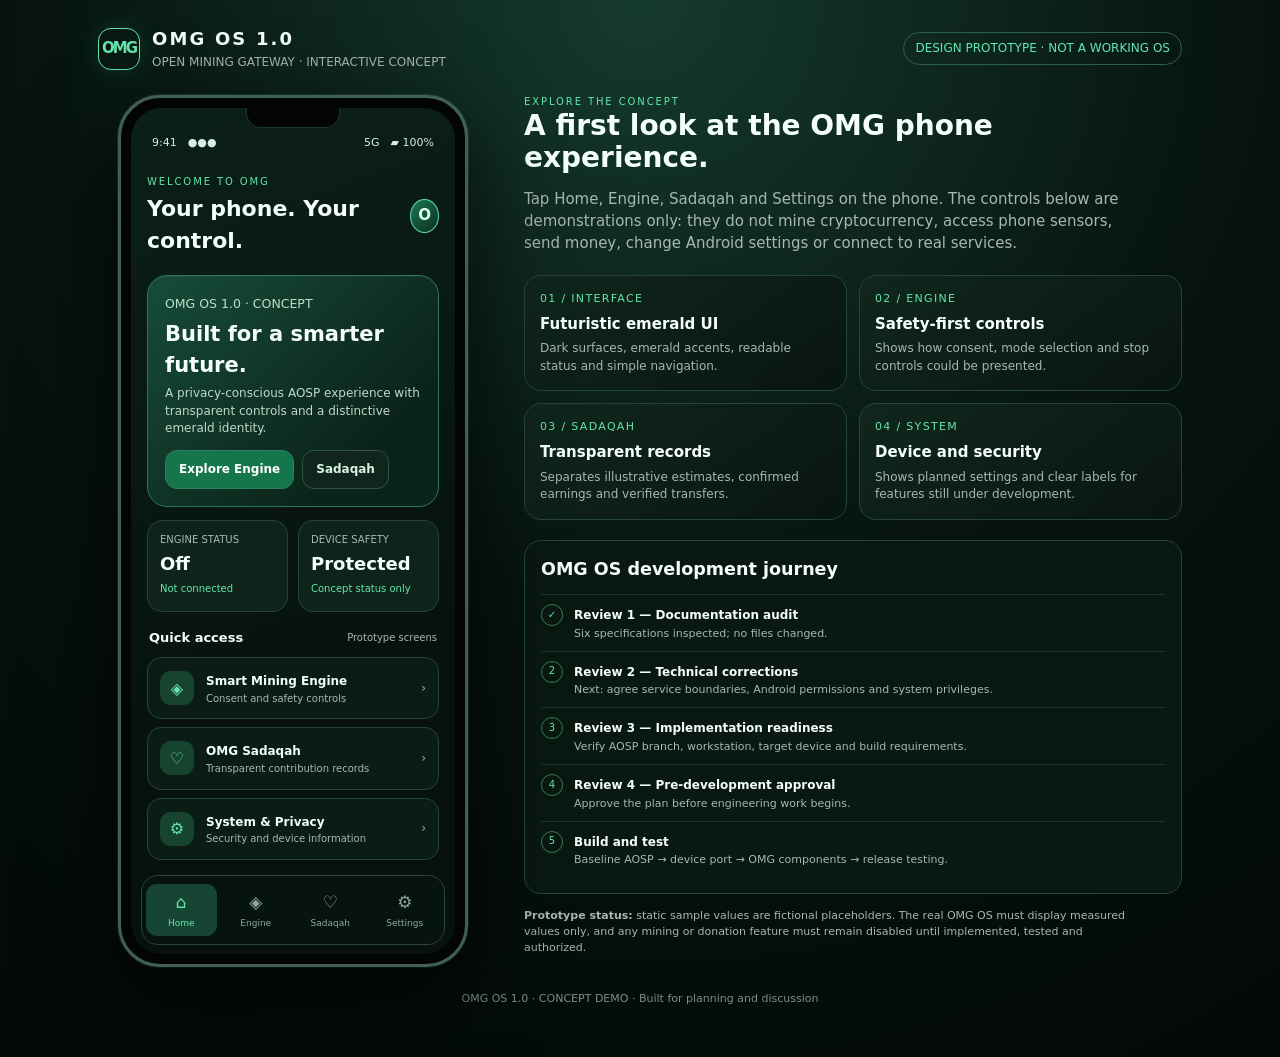
<file: OMG_OS_1.0_Interactive_Phone_Prototype.html>
<!DOCTYPE html>
<html lang="en">
<head>
<meta charset="utf-8"><meta name="viewport" content="width=device-width, initial-scale=1">
<meta name="theme-color" content="#071411">
<title>OMG OS 1.0 — Interactive Prototype</title>
<style>
:root{--bg:#071411;--panel:#0d211a;--panel2:#123d32;--green:#19b77a;--mint:#63e6ae;--white:#f5fff9;--muted:#a7b8b1;--line:#24463a;--amber:#ffb547;--red:#f04444}
*{box-sizing:border-box}body{margin:0;background:radial-gradient(circle at 50% 0,#153b2d 0,#071411 48%,#030907 100%);color:var(--white);font:15px/1.45 system-ui,-apple-system,Segoe UI,Roboto,sans-serif;min-height:100vh}
button{font:inherit;cursor:pointer} .wrap{max-width:1120px;margin:auto;padding:26px 18px 50px}.top{display:flex;justify-content:space-between;align-items:center;gap:16px;margin-bottom:24px}.brand{display:flex;align-items:center;gap:12px}.mark{width:42px;height:42px;border:1px solid var(--mint);border-radius:13px;display:grid;place-items:center;color:var(--mint);font-weight:900;letter-spacing:-2px;box-shadow:0 0 24px #19b77a33}.brand h1{font-size:18px;margin:0;letter-spacing:.12em}.brand p{margin:2px 0 0;color:var(--muted);font-size:12px}.tag{border:1px solid #2d604b;color:var(--mint);padding:7px 11px;border-radius:99px;font-size:12px}
.layout{display:grid;grid-template-columns:minmax(290px,390px) 1fr;gap:36px;align-items:start}.device-col{display:flex;justify-content:center}.phone{width:min(100%,350px);background:#020504;border:3px solid #426052;border-radius:42px;padding:10px;box-shadow:0 30px 90px #000b,0 0 0 1px #8effc322;position:relative}.phone:before{content:"";position:absolute;top:10px;left:50%;transform:translateX(-50%);width:92px;height:19px;background:#020504;border-radius:0 0 15px 15px;z-index:4;border:1px solid #18382b;border-top:0}.screen{min-height:650px;border-radius:31px;overflow:hidden;background:linear-gradient(160deg,#0b2018,#07110d 70%);position:relative;padding:25px 16px 14px}.status{display:flex;justify-content:space-between;color:#d8eee2;font-size:11px;padding:0 5px;margin:2px 0 24px}.screen-head{display:flex;justify-content:space-between;align-items:center;margin-bottom:18px}.eyebrow{font-size:10px;letter-spacing:.19em;color:var(--mint);text-transform:uppercase}.screen-head h2{font-size:22px;margin:3px 0 0}.avatar{width:34px;height:34px;border-radius:50%;background:linear-gradient(135deg,#1c7954,#0b2d20);border:1px solid #59dca1;display:grid;place-items:center;color:#d9ffea;font-weight:700}
.hero{background:linear-gradient(135deg,#174c39,#0b241a 75%);border:1px solid #2c7756;border-radius:20px;padding:17px;margin-bottom:13px;box-shadow:inset 0 1px #ffffff0d}.hero small{color:#b9dfca}.hero h3{font-size:21px;margin:5px 0}.hero p{font-size:12px;color:#c0d7ca;margin:0}.stat-grid{display:grid;grid-template-columns:1fr 1fr;gap:10px;margin:12px 0}.stat{background:#0e241b;border:1px solid var(--line);border-radius:15px;padding:12px}.stat span{display:block;font-size:10px;color:var(--muted)}.stat strong{font-size:18px;display:block;margin-top:4px}.stat em{font-style:normal;font-size:10px;color:var(--mint)}.section-title{display:flex;justify-content:space-between;align-items:center;margin:17px 2px 9px;font-size:13px}.section-title span:last-child{font-size:10px;color:var(--muted)}.tile{display:flex;align-items:center;gap:12px;padding:12px;border:1px solid var(--line);border-radius:14px;background:#0b1c15;margin-bottom:8px}.tile-icon{width:34px;height:34px;border-radius:11px;background:#174331;display:grid;place-items:center;color:var(--mint);font-size:16px}.tile b{font-size:12px}.tile small{display:block;color:var(--muted);font-size:10px}.tile .right{margin-left:auto;color:var(--muted);font-size:12px}.nav{position:absolute;bottom:9px;left:10px;right:10px;display:grid;grid-template-columns:repeat(4,1fr);gap:4px;padding:8px 4px;background:#08150fef;border:1px solid #294638;border-radius:17px;backdrop-filter:blur(12px)}.nav button{border:0;background:transparent;color:#8da99b;font-size:9px;padding:6px 2px;border-radius:11px}.nav button span{display:block;font-size:17px;margin-bottom:2px}.nav button.active{background:#164633;color:var(--mint)}.screen-content{padding-bottom:72px}.pill{display:inline-flex;padding:4px 8px;border-radius:99px;background:#173e2c;color:var(--mint);font-size:10px}.warning{background:#342713;border:1px solid #76521d;color:#ffd18a;padding:10px 11px;border-radius:12px;font-size:11px;margin:10px 0}.action{border:1px solid #2c805b;background:#15764c;color:white;border-radius:12px;padding:10px 13px;font-weight:650;font-size:12px}.action.secondary{background:#10251b;border-color:#315542;color:#d6f5e4}.action.danger{background:#421b1b;border-color:#8d3b3b;color:#ffdada}.actions{display:flex;gap:8px;flex-wrap:wrap;margin-top:12px}.progress{height:7px;border-radius:99px;background:#20362b;overflow:hidden;margin:8px 0}.progress i{display:block;height:100%;background:linear-gradient(90deg,var(--green),var(--mint));border-radius:99px}.listrow{display:flex;justify-content:space-between;gap:12px;padding:10px 2px;border-bottom:1px solid #1d392c;font-size:11px}.listrow span{color:var(--muted)}.switch{width:38px;height:22px;border-radius:99px;background:#32463a;border:0;padding:3px;display:inline-flex;align-items:center}.switch i{width:16px;height:16px;background:#d3e4d9;border-radius:50%;display:block;transition:.2s}.switch.on{background:#148451;justify-content:flex-end}.switch.on i{background:white}
.info h2{font-size:28px;line-height:1.15;margin:0 0 10px}.info>p{color:var(--muted);max-width:620px}.cards{display:grid;grid-template-columns:repeat(2,minmax(0,1fr));gap:12px;margin:20px 0}.card{background:linear-gradient(145deg,#10271d,#09150f);border:1px solid var(--line);border-radius:17px;padding:15px}.card .num{color:var(--mint);font-size:11px;letter-spacing:.12em}.card h3{margin:7px 0 5px;font-size:15px}.card p{margin:0;color:var(--muted);font-size:12px}.roadmap{margin-top:18px;border:1px solid var(--line);border-radius:17px;padding:16px;background:#091810}.roadmap h3{margin:0 0 12px}.step{display:flex;gap:11px;padding:9px 0;border-top:1px solid #1d392c}.dot{width:22px;height:22px;flex:0 0 22px;border:1px solid #397b58;border-radius:50%;display:grid;place-items:center;color:var(--mint);font-size:10px}.step b{font-size:12px}.step small{display:block;color:var(--muted);font-size:11px}.note{font-size:11px;color:var(--muted);margin-top:14px}.foot{margin-top:24px;text-align:center;color:#789184;font-size:11px}
@media(max-width:800px){.layout{grid-template-columns:1fr;gap:28px}.phone{width:min(100%,350px)}.info{max-width:650px;margin:auto}.top{align-items:flex-start}.cards{grid-template-columns:1fr 1fr}}@media(max-width:390px){.screen{min-height:625px}.cards{grid-template-columns:1fr}.tag{display:none}}
</style>
</head>
<body>
<div class="wrap">
<header class="top"><div class="brand"><div class="mark">OMG</div><div><h1>OMG OS 1.0</h1><p>OPEN MINING GATEWAY · INTERACTIVE CONCEPT</p></div></div><div class="tag">DESIGN PROTOTYPE · NOT A WORKING OS</div></header>
<main class="layout">
<div class="device-col"><div class="phone"><div class="screen">
<div class="status"><span>9:41　●●●</span><span>5G　▰ 100%</span></div>
<div class="screen-content" id="screenContent"></div>
<nav class="nav" aria-label="Phone screens">
<button class="active" data-page="home"><span>⌂</span>Home</button><button data-page="engine"><span>◈</span>Engine</button><button data-page="sadaqah"><span>♡</span>Sadaqah</button><button data-page="settings"><span>⚙</span>Settings</button>
</nav></div></div></div>
<section class="info">
<div class="eyebrow">Explore the concept</div><h2>A first look at the OMG phone experience.</h2>
<p>Tap Home, Engine, Sadaqah and Settings on the phone. The controls below are demonstrations only: they do not mine cryptocurrency, access phone sensors, send money, change Android settings or connect to real services.</p>
<div class="cards">
<div class="card"><div class="num">01 / INTERFACE</div><h3>Futuristic emerald UI</h3><p>Dark surfaces, emerald accents, readable status and simple navigation.</p></div>
<div class="card"><div class="num">02 / ENGINE</div><h3>Safety-first controls</h3><p>Shows how consent, mode selection and stop controls could be presented.</p></div>
<div class="card"><div class="num">03 / SADAQAH</div><h3>Transparent records</h3><p>Separates illustrative estimates, confirmed earnings and verified transfers.</p></div>
<div class="card"><div class="num">04 / SYSTEM</div><h3>Device and security</h3><p>Shows planned settings and clear labels for features still under development.</p></div>
</div>
<div class="roadmap"><h3>OMG OS development journey</h3>
<div class="step"><div class="dot">✓</div><div><b>Review 1 — Documentation audit</b><small>Six specifications inspected; no files changed.</small></div></div>
<div class="step"><div class="dot">2</div><div><b>Review 2 — Technical corrections</b><small>Next: agree service boundaries, Android permissions and system privileges.</small></div></div>
<div class="step"><div class="dot">3</div><div><b>Review 3 — Implementation readiness</b><small>Verify AOSP branch, workstation, target device and build requirements.</small></div></div>
<div class="step"><div class="dot">4</div><div><b>Review 4 — Pre-development approval</b><small>Approve the plan before engineering work begins.</small></div></div>
<div class="step"><div class="dot">5</div><div><b>Build and test</b><small>Baseline AOSP → device port → OMG components → release testing.</small></div></div>
</div>
<p class="note"><b>Prototype status:</b> static sample values are fictional placeholders. The real OMG OS must display measured values only, and any mining or donation feature must remain disabled until implemented, tested and authorized.</p>
</section>
</main><div class="foot">OMG OS 1.0 · CONCEPT DEMO · Built for planning and discussion</div>
</div>
<script>
const content=document.getElementById('screenContent');
const nav=[...document.querySelectorAll('.nav button')];
let miningConsent=false, miningRunning=false, mode='Smart', sadaqahOptIn=false;
const head=(eyebrow,title)=>`<div class="screen-head"><div><div class="eyebrow">${eyebrow}</div><h2>${title}</h2></div><div class="avatar">O</div></div>`;
function render(page){nav.forEach(b=>b.classList.toggle('active',b.dataset.page===page));
if(page==='home') content.innerHTML=head('WELCOME TO OMG','Your phone. Your control.')+`<div class="hero"><small>OMG OS 1.0 · CONCEPT</small><h3>Built for a smarter future.</h3><p>A privacy-conscious AOSP experience with transparent controls and a distinctive emerald identity.</p><div class="actions"><button class="action" onclick="render('engine')">Explore Engine</button><button class="action secondary" onclick="render('sadaqah')">Sadaqah</button></div></div><div class="stat-grid"><div class="stat"><span>ENGINE STATUS</span><strong>Off</strong><em>Not connected</em></div><div class="stat"><span>DEVICE SAFETY</span><strong>Protected</strong><em>Concept status only</em></div></div><div class="section-title"><b>Quick access</b><span>Prototype screens</span></div><div class="tile" onclick="render('engine')"><div class="tile-icon">◈</div><div><b>Smart Mining Engine</b><small>Consent and safety controls</small></div><div class="right">›</div></div><div class="tile" onclick="render('sadaqah')"><div class="tile-icon">♡</div><div><b>OMG Sadaqah</b><small>Transparent contribution records</small></div><div class="right">›</div></div><div class="tile" onclick="render('settings')"><div class="tile-icon">⚙</div><div><b>System & Privacy</b><small>Security and device information</small></div><div class="right">›</div></div>`;
if(page==='engine') content.innerHTML=head('OMG SMART MINING','Engine control')+`<div class="warning">DEMO ONLY · No mining software is running. No CPU, battery or temperature sensors are connected.</div><div class="hero"><small>ENGINE STATUS</small><h3>${miningRunning?'Demo active':'Disabled'}</h3><p>${miningRunning?'This is only a visual state. No background process exists.':'Mining should be opt-in and remain off until device-specific safety tests pass.'}</p></div><div class="section-title"><b>Performance mode</b><span>Illustrative setting</span></div><div class="actions">${['Eco','Smart','Performance'].map(m=>`<button class="action ${mode===m?'':'secondary'}" onclick="setMode('${m}')">${m}</button>`).join('')}</div><div class="listrow"><b>Selected mode</b><span>${mode}</span></div><div class="listrow"><b>Temperature</b><span>Not connected</span></div><div class="listrow"><b>Battery monitoring</b><span>Not connected</span></div><div class="listrow"><b>Real hashrate / earnings</b><span>Unavailable</span></div><div class="tile"><div><b>User consent</b><small>Required before any real mining feature</small></div><button class="switch ${miningConsent?'on':''}" aria-label="Toggle demo consent" onclick="toggleConsent()"><i></i></button></div><div class="actions"><button class="action" onclick="startDemo()">${miningRunning?'Demo running':'Start demo'}</button><button class="action danger" onclick="stopDemo()">Stop</button></div><p class="note">Even with consent, this prototype never starts mining. Real implementation requires supported Android interfaces, device-specific thresholds and fail-safe testing.</p>`;
if(page==='sadaqah') content.innerHTML=head('OMG SADAQAH','Giving with clarity')+`<div class="warning">DEMO DATA ONLY · No wallet is connected and no money is being collected or transferred.</div><div class="hero"><small>CONTRIBUTION OVERVIEW</small><h3>Transparent by design.</h3><p>Only verified, received earnings may become eligible for an allocation. Estimates are never donations.</p></div><div class="stat-grid"><div class="stat"><span>ESTIMATED</span><strong>—</strong><em>Not received</em></div><div class="stat"><span>CONFIRMED EARNINGS</span><strong>—</strong><em>No source connected</em></div><div class="stat"><span>ALLOCATED</span><strong>—</strong><em>No allocation made</em></div><div class="stat"><span>VERIFIED TRANSFERS</span><strong>—</strong><em>None recorded</em></div></div><div class="section-title"><b>Your participation</b><span>Optional</span></div><div class="tile"><div><b>Enable Sadaqah participation</b><small>Illustrative preference only</small></div><button class="switch ${sadaqahOptIn?'on':''}" aria-label="Toggle demo Sadaqah preference" onclick="sadaqahOptIn=!sadaqahOptIn;render('sadaqah')"><i></i></button></div><div class="listrow"><b>Recipient verification</b><span>Not completed</span></div><div class="listrow"><b>Transfer authorization</b><span>Not enabled</span></div><div class="listrow"><b>Transaction history</b><span>No records</span></div><p class="note">A blockchain transaction reference alone cannot prove aid reached beneficiaries. Real transfers require verified recipients, user authorization and appropriate legal/compliance checks.</p>`;
if(page==='settings') content.innerHTML=head('OMG SYSTEM','Settings & privacy')+`<div class="hero"><small>DEVICE PROFILE</small><h3>OMG OS 1.0</h3><p>A planned AOSP-based operating system. This page is a design concept, not installed firmware.</p></div><div class="section-title"><b>Security</b><span>Planned requirements</span></div><div class="tile"><div class="tile-icon">⬡</div><div><b>App permissions</b><small>Android permission model</small></div><span class="right">›</span></div><div class="tile"><div class="tile-icon">◈</div><div><b>Verified Boot</b><small>Depends on supported device and boot chain</small></div><span class="right">›</span></div><div class="tile"><div class="tile-icon">▣</div><div><b>System updates</b><small>Signed updates and recovery plan required</small></div><span class="right">›</span></div><div class="section-title"><b>Project readiness</b><span>Not a device certification</span></div><div class="listrow"><b>AOSP baseline build</b><span>Pending</span></div><div class="listrow"><b>Target smartphone</b><span>Not selected</span></div><div class="listrow"><b>Launcher validation</b><span>Pending</span></div><div class="listrow"><b>Public release</b><span>Not approved</span></div><div class="warning">Do not flash this concept to a phone. It is a standalone HTML demo, not an installable Android ROM.</div>`;
}
function setMode(m){mode=m;render('engine')}function toggleConsent(){miningConsent=!miningConsent;render('engine')}function startDemo(){if(!miningConsent){alert('Please enable the illustrative consent switch first. No mining will start.');return}alert('Demo only: no mining process will start.');miningRunning=false;render('engine')}function stopDemo(){miningRunning=false;render('engine')}
nav.forEach(b=>b.addEventListener('click',()=>render(b.dataset.page)));render('home');
</script>
</body></html>
</file>
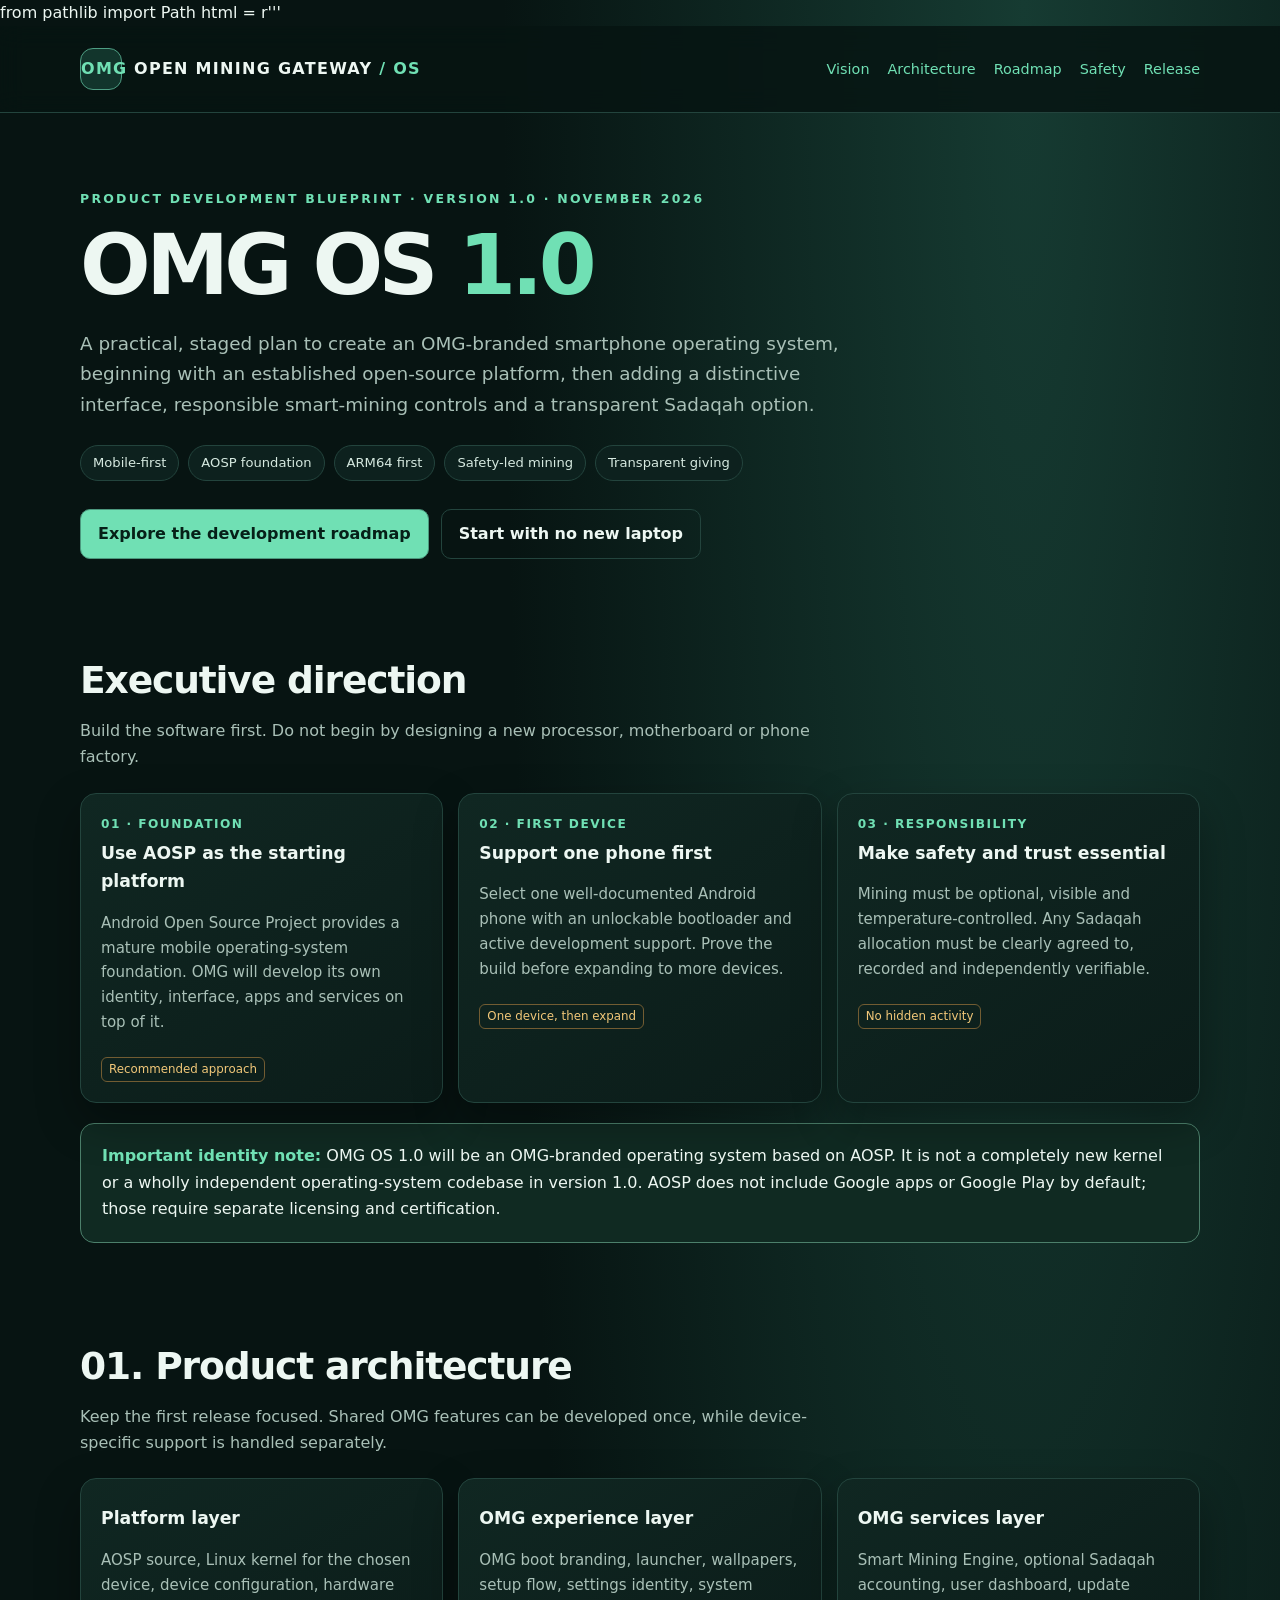
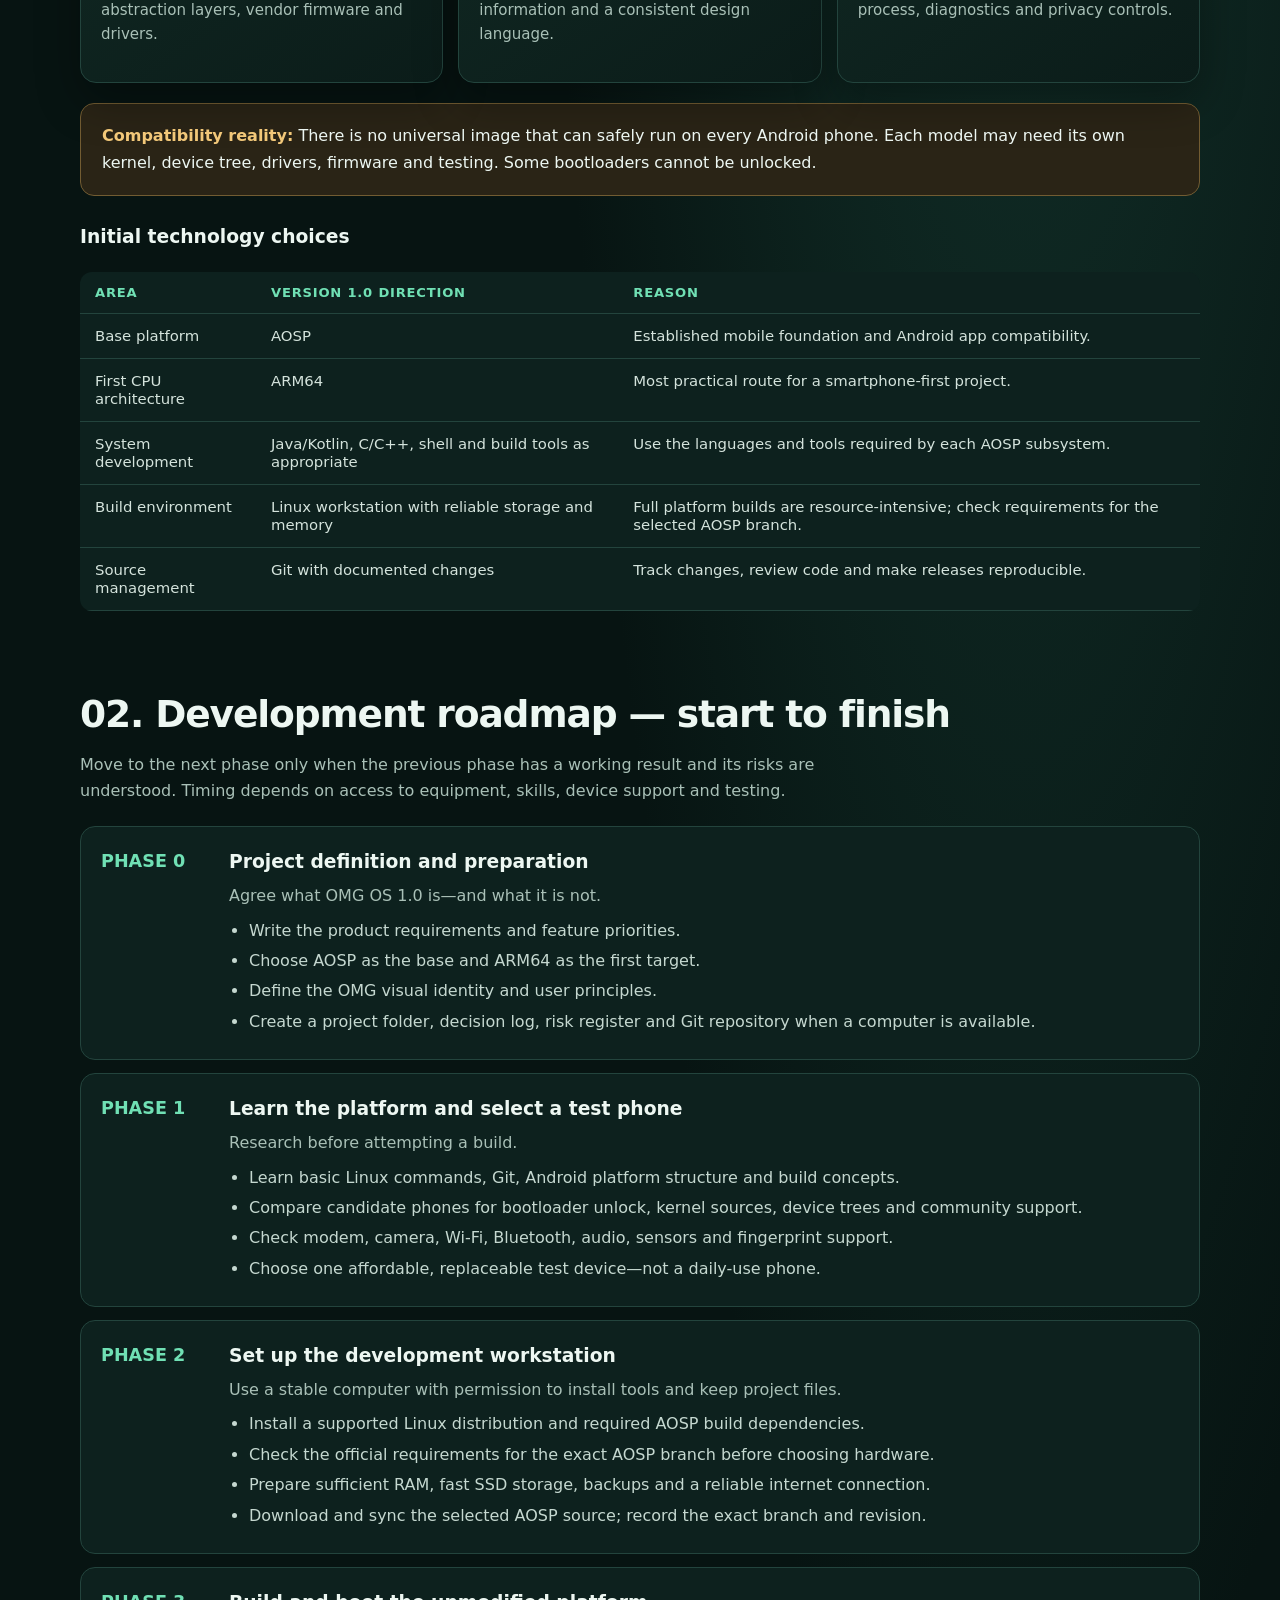
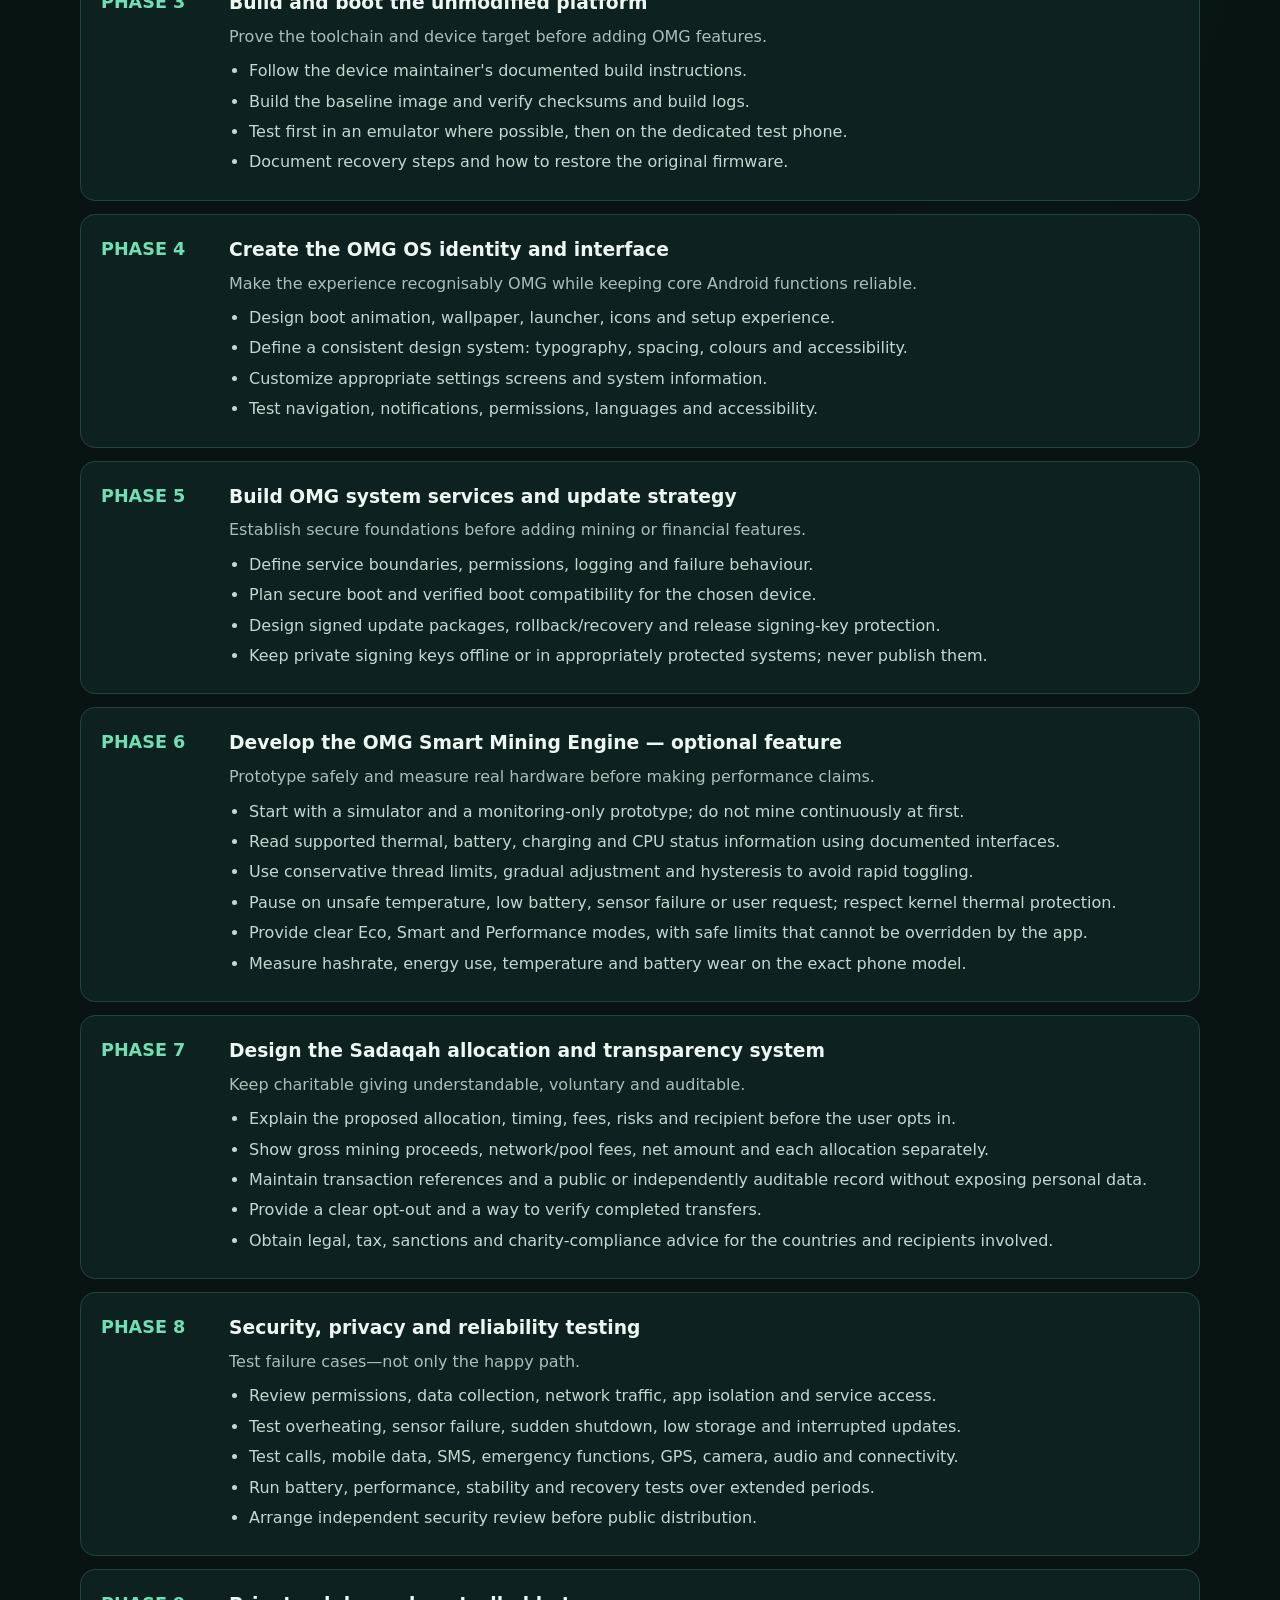
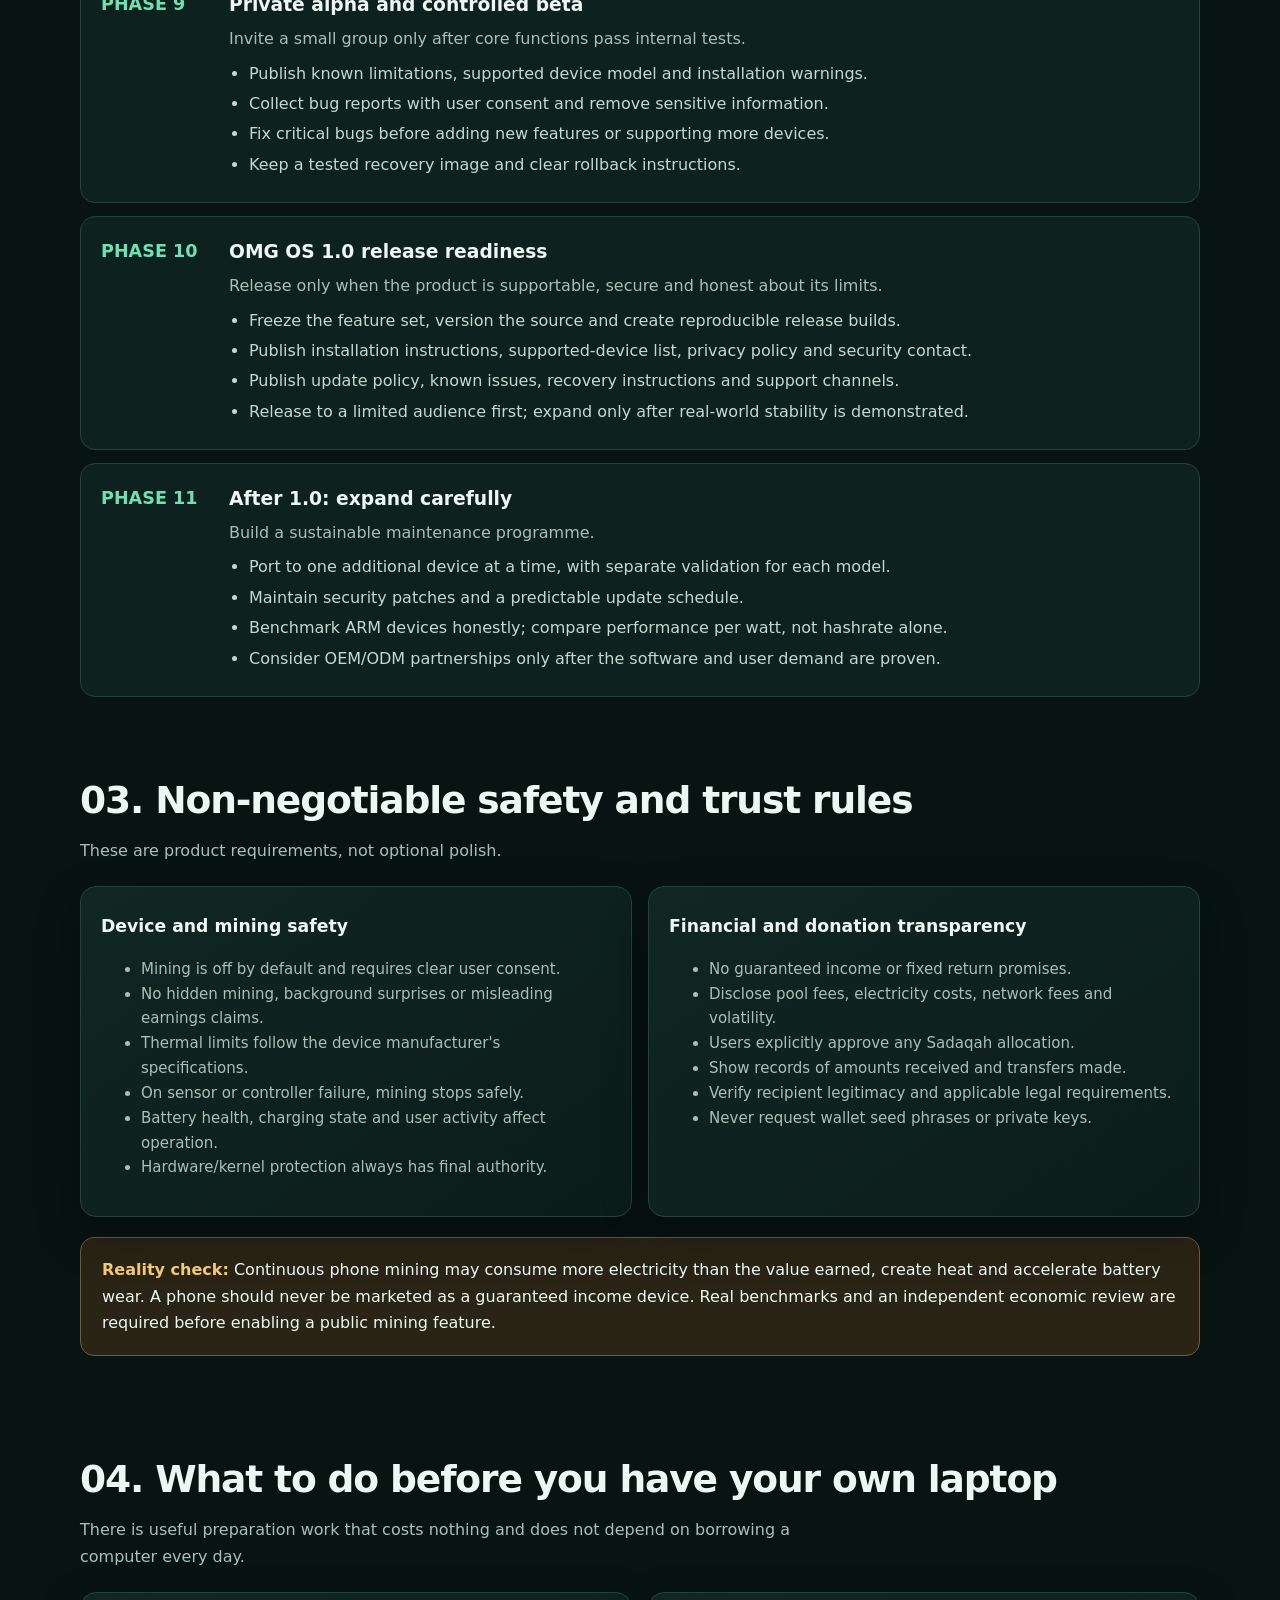
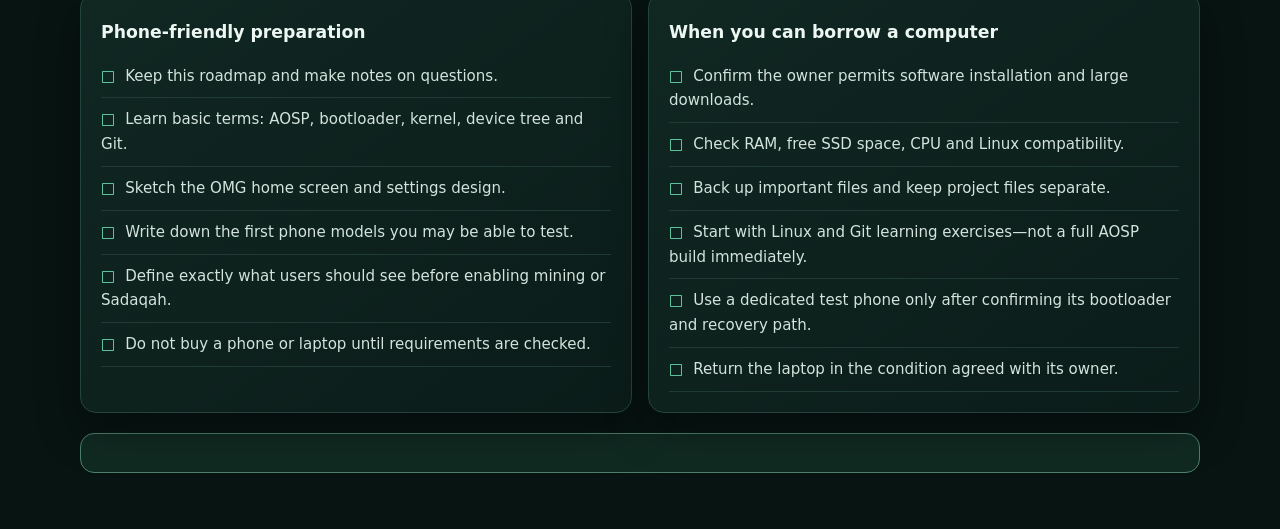
<file: OS.html>
from pathlib import Path

html = r'''<!DOCTYPE html>
<html lang="en">
<head>
<meta charset="UTF-8">
<meta name="viewport" content="width=device-width, initial-scale=1.0">
<meta name="theme-color" content="#071b1a">
<meta name="description" content="OMG OS 1.0 — professional development roadmap from planning to a tested first release.">
<title>OMG OS 1.0 | Development Plan</title>
<style>
:root{--bg:#071412;--panel:#0d211e;--panel2:#102925;--line:#23443d;--text:#edf7f2;--muted:#a9c0b7;--mint:#70e0b4;--gold:#f2c879;--blue:#91c9ff;--red:#ff9b91;--shadow:0 18px 45px #0005}
*{box-sizing:border-box}html{scroll-behavior:smooth}body{margin:0;background:radial-gradient(ellipse at 80% 0%,#163b32 0,transparent 36%),var(--bg);color:var(--text);font:16px/1.65 system-ui,-apple-system,Segoe UI,Roboto,Arial,sans-serif}
a{color:var(--mint);text-decoration:none}a:hover{text-decoration:underline}.container{width:min(1120px,calc(100% - 36px));margin:auto}
header{padding:22px 0;border-bottom:1px solid var(--line);background:#071412d9;position:sticky;top:0;z-index:10;backdrop-filter:blur(12px)}
.nav{display:flex;align-items:center;justify-content:space-between;gap:18px}.brand{display:flex;align-items:center;gap:12px;font-weight:800;letter-spacing:.08em}.logo{width:42px;height:42px;border:1px solid #4e9e83;border-radius:13px;display:grid;place-items:center;color:var(--mint);font-weight:900;background:#12352c}.navlinks{display:flex;gap:18px;flex-wrap:wrap;font-size:.9rem;color:var(--muted)}
.hero{padding:76px 0 54px}.eyebrow{color:var(--mint);font-size:.78rem;font-weight:800;letter-spacing:.18em;text-transform:uppercase}.hero h1{font-size:clamp(2.5rem,7vw,5.2rem);line-height:1.02;letter-spacing:-.055em;margin:14px 0 20px}.hero h1 span{color:var(--mint)}.lead{max-width:760px;color:var(--muted);font-size:1.15rem}.chips{display:flex;gap:9px;flex-wrap:wrap;margin:25px 0}.chip{border:1px solid var(--line);border-radius:999px;padding:6px 12px;color:#d6e9e0;font-size:.82rem;background:#0d211e}
.actions{display:flex;gap:12px;flex-wrap:wrap;margin-top:28px}.btn{display:inline-block;border-radius:10px;padding:11px 17px;font-weight:750;border:1px solid #4c987e;background:var(--mint);color:#062018}.btn.secondary{background:transparent;color:var(--text);border-color:var(--line)}
section{padding:36px 0}.section-head{margin-bottom:22px}.section-head h2{font-size:clamp(1.6rem,4vw,2.35rem);letter-spacing:-.03em;margin:0 0 7px}.section-head p{color:var(--muted);margin:0;max-width:780px}
.grid{display:grid;grid-template-columns:repeat(3,1fr);gap:15px}.card{background:linear-gradient(145deg,#102722,#0b1c19);border:1px solid var(--line);border-radius:16px;padding:20px;box-shadow:var(--shadow)}.card h3{margin:5px 0 8px;font-size:1.08rem}.card p,.card li{color:var(--muted);font-size:.94rem}.number{color:var(--mint);font-size:.76rem;font-weight:850;letter-spacing:.12em}.tag{display:inline-block;color:var(--gold);font-size:.74rem;border:1px solid #725c32;border-radius:6px;padding:2px 7px;margin-top:7px}
.callout{border:1px solid #4c806b;background:#102a22;border-radius:14px;padding:19px 21px;margin:20px 0}.callout strong{color:var(--mint)}.warning{border-color:#725c32;background:#2a2416}.warning strong{color:var(--gold)}
.timeline{display:grid;gap:13px}.phase{display:grid;grid-template-columns:110px 1fr;gap:18px;padding:20px;background:#0d211e;border:1px solid var(--line);border-radius:15px}.phase-no{color:var(--mint);font-weight:900;font-size:1.1rem}.phase h3{margin:0 0 5px}.phase p{margin:0 0 8px;color:var(--muted)}.phase ul{margin:8px 0 0;padding-left:20px;color:#c5d8d0}.phase li{margin:4px 0}
table{width:100%;border-collapse:collapse;overflow:hidden;border-radius:12px;background:#0d211e}th,td{text-align:left;padding:13px 15px;border-bottom:1px solid var(--line);vertical-align:top}th{color:var(--mint);font-size:.82rem;text-transform:uppercase;letter-spacing:.06em}td{color:#d4e3dc;font-size:.93rem}td small{color:var(--muted)}
.two{display:grid;grid-template-columns:1fr 1fr;gap:16px}.checklist{list-style:none;padding:0;margin:0}.checklist li{padding:9px 0;border-bottom:1px solid #203b35;color:#d4e3dc}.checklist li:before{content:"□";color:var(--mint);font-weight:900;margin-right:10px}
footer{margin-top:45px;border-top:1px solid var(--line);padding:28px 0 45px;color:var(--muted);font-size:.88rem}
@media(max-width:760px){.nav{align-items:flex-start;flex-direction:column}.navlinks{gap:12px}.hero{padding:52px 0 35px}.grid{grid-template-columns:1fr}.two{grid-template-columns:1fr}.phase{grid-template-columns:1fr;gap:5px}table{display:block;overflow-x:auto;white-space:normal}}
@media print{body{background:#fff;color:#15231e}.card,.phase,table,.callout{box-shadow:none;background:#fff;color:#15231e;border-color:#bbb}.card p,.phase p,.phase li,td,.section-head p{color:#344b41}.navlinks,.actions{display:none}header{position:static;background:#fff}.hero{padding-top:25px}}
</style>
</head>
<body>
<header><div class="container nav">
  <div class="brand"><div class="logo">OMG</div><div>OPEN MINING GATEWAY <span style="color:var(--mint)">/ OS</span></div></div>
  <nav class="navlinks"><a href="#vision">Vision</a><a href="#architecture">Architecture</a><a href="#roadmap">Roadmap</a><a href="#safety">Safety</a><a href="#release">Release</a></nav>
</div></header>
<main class="container">
<section class="hero" id="vision">
  <div class="eyebrow">Product development blueprint · Version 1.0 · November 2026</div>
  <h1>OMG OS <span>1.0</span></h1>
  <p class="lead">A practical, staged plan to create an OMG-branded smartphone operating system, beginning with an established open-source platform, then adding a distinctive interface, responsible smart-mining controls and a transparent Sadaqah option.</p>
  <div class="chips"><span class="chip">Mobile-first</span><span class="chip">AOSP foundation</span><span class="chip">ARM64 first</span><span class="chip">Safety-led mining</span><span class="chip">Transparent giving</span></div>
  <div class="actions"><a class="btn" href="#roadmap">Explore the development roadmap</a><a class="btn secondary" href="#first-steps">Start with no new laptop</a></div>
</section>

<section>
 <div class="section-head"><h2>Executive direction</h2><p>Build the software first. Do not begin by designing a new processor, motherboard or phone factory.</p></div>
 <div class="grid">
  <article class="card"><div class="number">01 · FOUNDATION</div><h3>Use AOSP as the starting platform</h3><p>Android Open Source Project provides a mature mobile operating-system foundation. OMG will develop its own identity, interface, apps and services on top of it.</p><span class="tag">Recommended approach</span></article>
  <article class="card"><div class="number">02 · FIRST DEVICE</div><h3>Support one phone first</h3><p>Select one well-documented Android phone with an unlockable bootloader and active development support. Prove the build before expanding to more devices.</p><span class="tag">One device, then expand</span></article>
  <article class="card"><div class="number">03 · RESPONSIBILITY</div><h3>Make safety and trust essential</h3><p>Mining must be optional, visible and temperature-controlled. Any Sadaqah allocation must be clearly agreed to, recorded and independently verifiable.</p><span class="tag">No hidden activity</span></article>
 </div>
 <div class="callout"><strong>Important identity note:</strong> OMG OS 1.0 will be an OMG-branded operating system based on AOSP. It is not a completely new kernel or a wholly independent operating-system codebase in version 1.0. AOSP does not include Google apps or Google Play by default; those require separate licensing and certification.</div>
</section>

<section id="architecture">
 <div class="section-head"><h2>01. Product architecture</h2><p>Keep the first release focused. Shared OMG features can be developed once, while device-specific support is handled separately.</p></div>
 <div class="grid">
  <article class="card"><h3>Platform layer</h3><p>AOSP source, Linux kernel for the chosen device, device configuration, hardware abstraction layers, vendor firmware and drivers.</p></article>
  <article class="card"><h3>OMG experience layer</h3><p>OMG boot branding, launcher, wallpapers, setup flow, settings identity, system information and a consistent design language.</p></article>
  <article class="card"><h3>OMG services layer</h3><p>Smart Mining Engine, optional Sadaqah accounting, user dashboard, update process, diagnostics and privacy controls.</p></article>
 </div>
 <div class="callout warning"><strong>Compatibility reality:</strong> There is no universal image that can safely run on every Android phone. Each model may need its own kernel, device tree, drivers, firmware and testing. Some bootloaders cannot be unlocked.</div>
 <h3 style="margin-top:26px">Initial technology choices</h3>
 <table><thead><tr><th>Area</th><th>Version 1.0 direction</th><th>Reason</th></tr></thead><tbody>
 <tr><td>Base platform</td><td>AOSP</td><td>Established mobile foundation and Android app compatibility.</td></tr>
 <tr><td>First CPU architecture</td><td>ARM64</td><td>Most practical route for a smartphone-first project.</td></tr>
 <tr><td>System development</td><td>Java/Kotlin, C/C++, shell and build tools as appropriate</td><td>Use the languages and tools required by each AOSP subsystem.</td></tr>
 <tr><td>Build environment</td><td>Linux workstation with reliable storage and memory</td><td>Full platform builds are resource-intensive; check requirements for the selected AOSP branch.</td></tr>
 <tr><td>Source management</td><td>Git with documented changes</td><td>Track changes, review code and make releases reproducible.</td></tr>
 </tbody></table>
</section>

<section id="roadmap">
 <div class="section-head"><h2>02. Development roadmap — start to finish</h2><p>Move to the next phase only when the previous phase has a working result and its risks are understood. Timing depends on access to equipment, skills, device support and testing.</p></div>
 <div class="timeline">
  <article class="phase"><div class="phase-no">PHASE 0</div><div><h3>Project definition and preparation</h3><p>Agree what OMG OS 1.0 is—and what it is not.</p><ul><li>Write the product requirements and feature priorities.</li><li>Choose AOSP as the base and ARM64 as the first target.</li><li>Define the OMG visual identity and user principles.</li><li>Create a project folder, decision log, risk register and Git repository when a computer is available.</li></ul></div></article>
  <article class="phase"><div class="phase-no">PHASE 1</div><div><h3>Learn the platform and select a test phone</h3><p>Research before attempting a build.</p><ul><li>Learn basic Linux commands, Git, Android platform structure and build concepts.</li><li>Compare candidate phones for bootloader unlock, kernel sources, device trees and community support.</li><li>Check modem, camera, Wi-Fi, Bluetooth, audio, sensors and fingerprint support.</li><li>Choose one affordable, replaceable test device—not a daily-use phone.</li></ul></div></article>
  <article class="phase"><div class="phase-no">PHASE 2</div><div><h3>Set up the development workstation</h3><p>Use a stable computer with permission to install tools and keep project files.</p><ul><li>Install a supported Linux distribution and required AOSP build dependencies.</li><li>Check the official requirements for the exact AOSP branch before choosing hardware.</li><li>Prepare sufficient RAM, fast SSD storage, backups and a reliable internet connection.</li><li>Download and sync the selected AOSP source; record the exact branch and revision.</li></ul></div></article>
  <article class="phase"><div class="phase-no">PHASE 3</div><div><h3>Build and boot the unmodified platform</h3><p>Prove the toolchain and device target before adding OMG features.</p><ul><li>Follow the device maintainer's documented build instructions.</li><li>Build the baseline image and verify checksums and build logs.</li><li>Test first in an emulator where possible, then on the dedicated test phone.</li><li>Document recovery steps and how to restore the original firmware.</li></ul></div></article>
  <article class="phase"><div class="phase-no">PHASE 4</div><div><h3>Create the OMG OS identity and interface</h3><p>Make the experience recognisably OMG while keeping core Android functions reliable.</p><ul><li>Design boot animation, wallpaper, launcher, icons and setup experience.</li><li>Define a consistent design system: typography, spacing, colours and accessibility.</li><li>Customize appropriate settings screens and system information.</li><li>Test navigation, notifications, permissions, languages and accessibility.</li></ul></div></article>
  <article class="phase"><div class="phase-no">PHASE 5</div><div><h3>Build OMG system services and update strategy</h3><p>Establish secure foundations before adding mining or financial features.</p><ul><li>Define service boundaries, permissions, logging and failure behaviour.</li><li>Plan secure boot and verified boot compatibility for the chosen device.</li><li>Design signed update packages, rollback/recovery and release signing-key protection.</li><li>Keep private signing keys offline or in appropriately protected systems; never publish them.</li></ul></div></article>
  <article class="phase"><div class="phase-no">PHASE 6</div><div><h3>Develop the OMG Smart Mining Engine — optional feature</h3><p>Prototype safely and measure real hardware before making performance claims.</p><ul><li>Start with a simulator and a monitoring-only prototype; do not mine continuously at first.</li><li>Read supported thermal, battery, charging and CPU status information using documented interfaces.</li><li>Use conservative thread limits, gradual adjustment and hysteresis to avoid rapid toggling.</li><li>Pause on unsafe temperature, low battery, sensor failure or user request; respect kernel thermal protection.</li><li>Provide clear Eco, Smart and Performance modes, with safe limits that cannot be overridden by the app.</li><li>Measure hashrate, energy use, temperature and battery wear on the exact phone model.</li></ul></div></article>
  <article class="phase"><div class="phase-no">PHASE 7</div><div><h3>Design the Sadaqah allocation and transparency system</h3><p>Keep charitable giving understandable, voluntary and auditable.</p><ul><li>Explain the proposed allocation, timing, fees, risks and recipient before the user opts in.</li><li>Show gross mining proceeds, network/pool fees, net amount and each allocation separately.</li><li>Maintain transaction references and a public or independently auditable record without exposing personal data.</li><li>Provide a clear opt-out and a way to verify completed transfers.</li><li>Obtain legal, tax, sanctions and charity-compliance advice for the countries and recipients involved.</li></ul></div></article>
  <article class="phase"><div class="phase-no">PHASE 8</div><div><h3>Security, privacy and reliability testing</h3><p>Test failure cases—not only the happy path.</p><ul><li>Review permissions, data collection, network traffic, app isolation and service access.</li><li>Test overheating, sensor failure, sudden shutdown, low storage and interrupted updates.</li><li>Test calls, mobile data, SMS, emergency functions, GPS, camera, audio and connectivity.</li><li>Run battery, performance, stability and recovery tests over extended periods.</li><li>Arrange independent security review before public distribution.</li></ul></div></article>
  <article class="phase"><div class="phase-no">PHASE 9</div><div><h3>Private alpha and controlled beta</h3><p>Invite a small group only after core functions pass internal tests.</p><ul><li>Publish known limitations, supported device model and installation warnings.</li><li>Collect bug reports with user consent and remove sensitive information.</li><li>Fix critical bugs before adding new features or supporting more devices.</li><li>Keep a tested recovery image and clear rollback instructions.</li></ul></div></article>
  <article class="phase"><div class="phase-no">PHASE 10</div><div><h3>OMG OS 1.0 release readiness</h3><p>Release only when the product is supportable, secure and honest about its limits.</p><ul><li>Freeze the feature set, version the source and create reproducible release builds.</li><li>Publish installation instructions, supported-device list, privacy policy and security contact.</li><li>Publish update policy, known issues, recovery instructions and support channels.</li><li>Release to a limited audience first; expand only after real-world stability is demonstrated.</li></ul></div></article>
  <article class="phase"><div class="phase-no">PHASE 11</div><div><h3>After 1.0: expand carefully</h3><p>Build a sustainable maintenance programme.</p><ul><li>Port to one additional device at a time, with separate validation for each model.</li><li>Maintain security patches and a predictable update schedule.</li><li>Benchmark ARM devices honestly; compare performance per watt, not hashrate alone.</li><li>Consider OEM/ODM partnerships only after the software and user demand are proven.</li></ul></div></article>
 </div>
</section>

<section id="safety">
 <div class="section-head"><h2>03. Non-negotiable safety and trust rules</h2><p>These are product requirements, not optional polish.</p></div>
 <div class="two">
  <article class="card"><h3>Device and mining safety</h3><ul><li>Mining is off by default and requires clear user consent.</li><li>No hidden mining, background surprises or misleading earnings claims.</li><li>Thermal limits follow the device manufacturer's specifications.</li><li>On sensor or controller failure, mining stops safely.</li><li>Battery health, charging state and user activity affect operation.</li><li>Hardware/kernel protection always has final authority.</li></ul></article>
  <article class="card"><h3>Financial and donation transparency</h3><ul><li>No guaranteed income or fixed return promises.</li><li>Disclose pool fees, electricity costs, network fees and volatility.</li><li>Users explicitly approve any Sadaqah allocation.</li><li>Show records of amounts received and transfers made.</li><li>Verify recipient legitimacy and applicable legal requirements.</li><li>Never request wallet seed phrases or private keys.</li></ul></article>
 </div>
 <div class="callout warning"><strong>Reality check:</strong> Continuous phone mining may consume more electricity than the value earned, create heat and accelerate battery wear. A phone should never be marketed as a guaranteed income device. Real benchmarks and an independent economic review are required before enabling a public mining feature.</div>
</section>

<section id="first-steps">
 <div class="section-head"><h2>04. What to do before you have your own laptop</h2><p>There is useful preparation work that costs nothing and does not depend on borrowing a computer every day.</p></div>
 <div class="two">
  <article class="card"><h3>Phone-friendly preparation</h3><ul class="checklist"><li>Keep this roadmap and make notes on questions.</li><li>Learn basic terms: AOSP, bootloader, kernel, device tree and Git.</li><li>Sketch the OMG home screen and settings design.</li><li>Write down the first phone models you may be able to test.</li><li>Define exactly what users should see before enabling mining or Sadaqah.</li><li>Do not buy a phone or laptop until requirements are checked.</li></ul></article>
  <article class="card"><h3>When you can borrow a computer</h3><ul class="checklist"><li>Confirm the owner permits software installation and large downloads.</li><li>Check RAM, free SSD space, CPU and Linux compatibility.</li><li>Back up important files and keep project files separate.</li><li>Start with Linux and Git learning exercises—not a full AOSP build immediately.</li><li>Use a dedicated test phone only after confirming its bootloader and recovery path.</li><li>Return the laptop in the condition agreed with its owner.</li></ul></article>
 </div>
 <div class="callout"><stron
</file>
